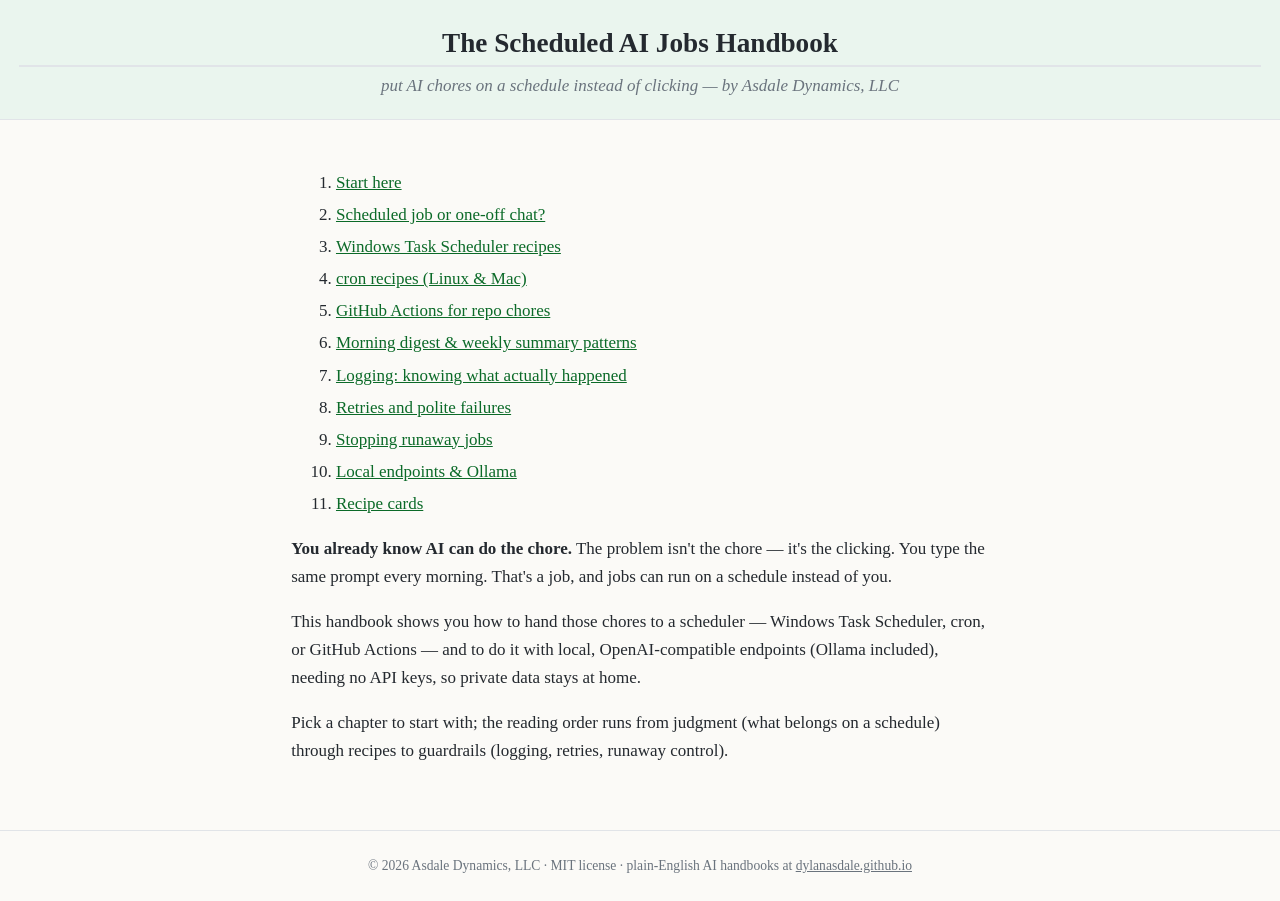
<file: site/index.html>
<!DOCTYPE html>
<html lang="en">
<head>
<meta charset="utf-8">
<meta name="viewport" content="width=device-width, initial-scale=1">
<title>The Scheduled AI Jobs Handbook — Scheduled AI Jobs Handbook</title>
<link rel="stylesheet" href="styles.css">
</head>
<body>
<header class="masthead">
  <h1>The Scheduled AI Jobs Handbook</h1>
  <p>put AI chores on a schedule instead of clicking — by Asdale Dynamics, LLC</p>
</header>
<main>
<nav class="chapter-nav"><ol class="toc"><li><a href="00-start-here.html">Start here</a></li><li><a href="01-scheduled-job-or-one-off-chat.html">Scheduled job or one-off chat?</a></li><li><a href="02-windows-task-scheduler-recipes.html">Windows Task Scheduler recipes</a></li><li><a href="03-cron-recipes.html">cron recipes (Linux &amp; Mac)</a></li><li><a href="04-github-actions-chore-crew.html">GitHub Actions for repo chores</a></li><li><a href="05-digest-patterns.html">Morning digest &amp; weekly summary patterns</a></li><li><a href="06-logging.html">Logging: knowing what actually happened</a></li><li><a href="07-retries-and-polite-failures.html">Retries and polite failures</a></li><li><a href="08-stopping-runaway-jobs.html">Stopping runaway jobs</a></li><li><a href="09-local-endpoints.html">Local endpoints &amp; Ollama</a></li><li><a href="10-recipe-cards.html">Recipe cards</a></li></ol></nav>

<p><strong>You already know AI can do the chore.</strong> The problem
isn't the chore &mdash; it's the clicking. You type the same prompt every
morning. That's a job, and jobs can run on a schedule instead of you.</p>
<p>This handbook shows you how to hand those chores to a scheduler &mdash;
Windows Task Scheduler, cron, or GitHub Actions &mdash; and to do it with
local, OpenAI-compatible endpoints (Ollama included), needing no API keys,
so private data stays at home.</p>
<p>Pick a chapter to start with; the reading order runs from judgment
(what belongs on a schedule) through recipes to guardrails (logging,
retries, runaway control).</p>

</main>
<footer>
  &copy; 2026 Asdale Dynamics, LLC · MIT license ·
  plain-English AI handbooks at
  <a href="https://dylanasdale.github.io">dylanasdale.github.io</a>
</footer>
</body>
</html>
</file>
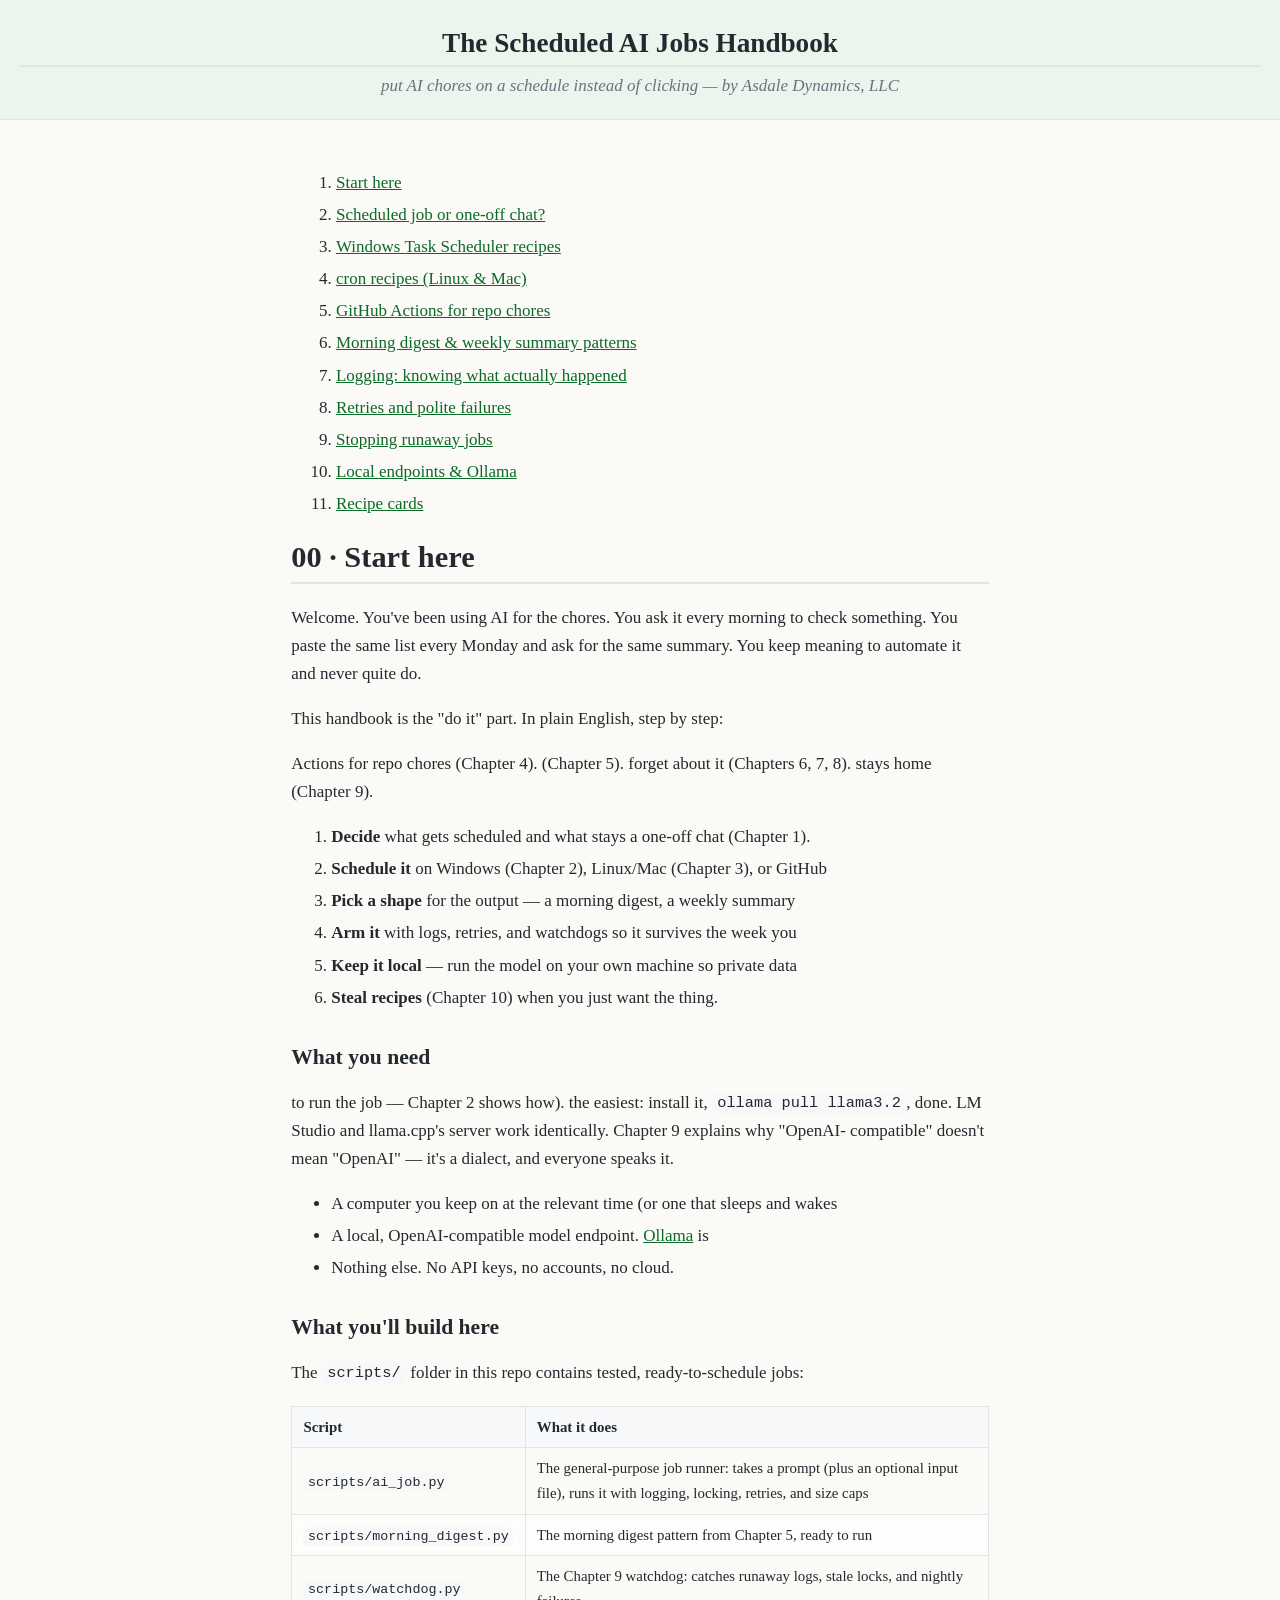
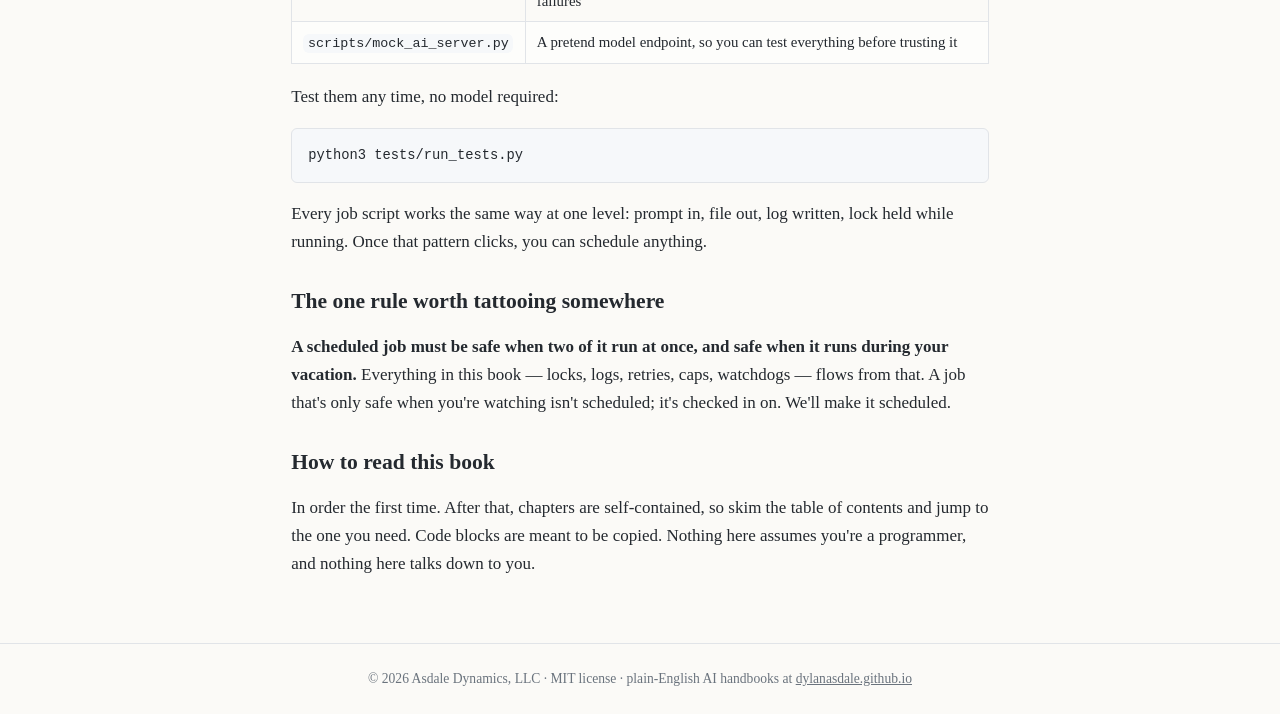
<file: site/00-start-here.html>
<!DOCTYPE html>
<html lang="en">
<head>
<meta charset="utf-8">
<meta name="viewport" content="width=device-width, initial-scale=1">
<title>Start here — Scheduled AI Jobs Handbook</title>
<link rel="stylesheet" href="styles.css">
</head>
<body>
<header class="masthead">
  <h1>The Scheduled AI Jobs Handbook</h1>
  <p>put AI chores on a schedule instead of clicking — by Asdale Dynamics, LLC</p>
</header>
<main>
<nav class="chapter-nav"><ol class="toc"><li><a href="00-start-here.html">Start here</a></li><li><a href="01-scheduled-job-or-one-off-chat.html">Scheduled job or one-off chat?</a></li><li><a href="02-windows-task-scheduler-recipes.html">Windows Task Scheduler recipes</a></li><li><a href="03-cron-recipes.html">cron recipes (Linux &amp; Mac)</a></li><li><a href="04-github-actions-chore-crew.html">GitHub Actions for repo chores</a></li><li><a href="05-digest-patterns.html">Morning digest &amp; weekly summary patterns</a></li><li><a href="06-logging.html">Logging: knowing what actually happened</a></li><li><a href="07-retries-and-polite-failures.html">Retries and polite failures</a></li><li><a href="08-stopping-runaway-jobs.html">Stopping runaway jobs</a></li><li><a href="09-local-endpoints.html">Local endpoints &amp; Ollama</a></li><li><a href="10-recipe-cards.html">Recipe cards</a></li></ol></nav>
<h1 id='00-start-here'>00 · Start here</h1>
<p>Welcome. You've been using AI for the chores. You ask it every morning to check something. You paste the same list every Monday and ask for the same summary. You keep meaning to automate it and never quite do.</p>
<p>This handbook is the "do it" part. In plain English, step by step:</p>
<p>Actions for repo chores (Chapter 4). (Chapter 5). forget about it (Chapters 6, 7, 8). stays home (Chapter 9).</p>
<ol><li><strong>Decide</strong> what gets scheduled and what stays a one-off chat (Chapter 1).</li><li><strong>Schedule it</strong> on Windows (Chapter 2), Linux/Mac (Chapter 3), or GitHub</li><li><strong>Pick a shape</strong> for the output — a morning digest, a weekly summary</li><li><strong>Arm it</strong> with logs, retries, and watchdogs so it survives the week you</li><li><strong>Keep it local</strong> — run the model on your own machine so private data</li><li><strong>Steal recipes</strong> (Chapter 10) when you just want the thing.</li></ol>
<h2 id='what-you-need'>What you need</h2>
<p>to run the job — Chapter 2 shows how). the easiest: install it, <code>ollama pull llama3.2</code>, done. LM Studio and llama.cpp's server work identically. Chapter 9 explains why "OpenAI- compatible" doesn't mean "OpenAI" — it's a dialect, and everyone speaks it.</p>
<ul><li>A computer you keep on at the relevant time (or one that sleeps and wakes</li><li>A local, OpenAI-compatible model endpoint. <a href="https://ollama.com">Ollama</a> is</li><li>Nothing else. No API keys, no accounts, no cloud.</li></ul>
<h2 id='what-youll-build-here'>What you'll build here</h2>
<p>The <code>scripts/</code> folder in this repo contains tested, ready-to-schedule jobs:</p>
<table><thead><tr><th>Script</th><th>What it does</th></tr></thead><tbody><tr><td><code>scripts/ai_job.py</code></td><td>The general-purpose job runner: takes a prompt (plus an optional input file), runs it with logging, locking, retries, and size caps</td></tr><tr><td><code>scripts/morning_digest.py</code></td><td>The morning digest pattern from Chapter 5, ready to run</td></tr><tr><td><code>scripts/watchdog.py</code></td><td>The Chapter 9 watchdog: catches runaway logs, stale locks, and nightly failures</td></tr><tr><td><code>scripts/mock_ai_server.py</code></td><td>A pretend model endpoint, so you can test everything before trusting it</td></tr></tbody></table>
<p>Test them any time, no model required:</p>
<pre><code data-lang="bash">python3 tests/run_tests.py</code></pre>
<p>Every job script works the same way at one level: prompt in, file out, log written, lock held while running. Once that pattern clicks, you can schedule anything.</p>
<h2 id='the-one-rule-worth-tattooing-somewhere'>The one rule worth tattooing somewhere</h2>
<p><strong>A scheduled job must be safe when two of it run at once, and safe when it runs during your vacation.</strong> Everything in this book — locks, logs, retries, caps, watchdogs — flows from that. A job that's only safe when you're watching isn't scheduled; it's checked in on. We'll make it scheduled.</p>
<h2 id='how-to-read-this-book'>How to read this book</h2>
<p>In order the first time. After that, chapters are self-contained, so skim the table of contents and jump to the one you need. Code blocks are meant to be copied. Nothing here assumes you're a programmer, and nothing here talks down to you.</p>
</main>
<footer>
  &copy; 2026 Asdale Dynamics, LLC · MIT license ·
  plain-English AI handbooks at
  <a href="https://dylanasdale.github.io">dylanasdale.github.io</a>
</footer>
</body>
</html>
</file>
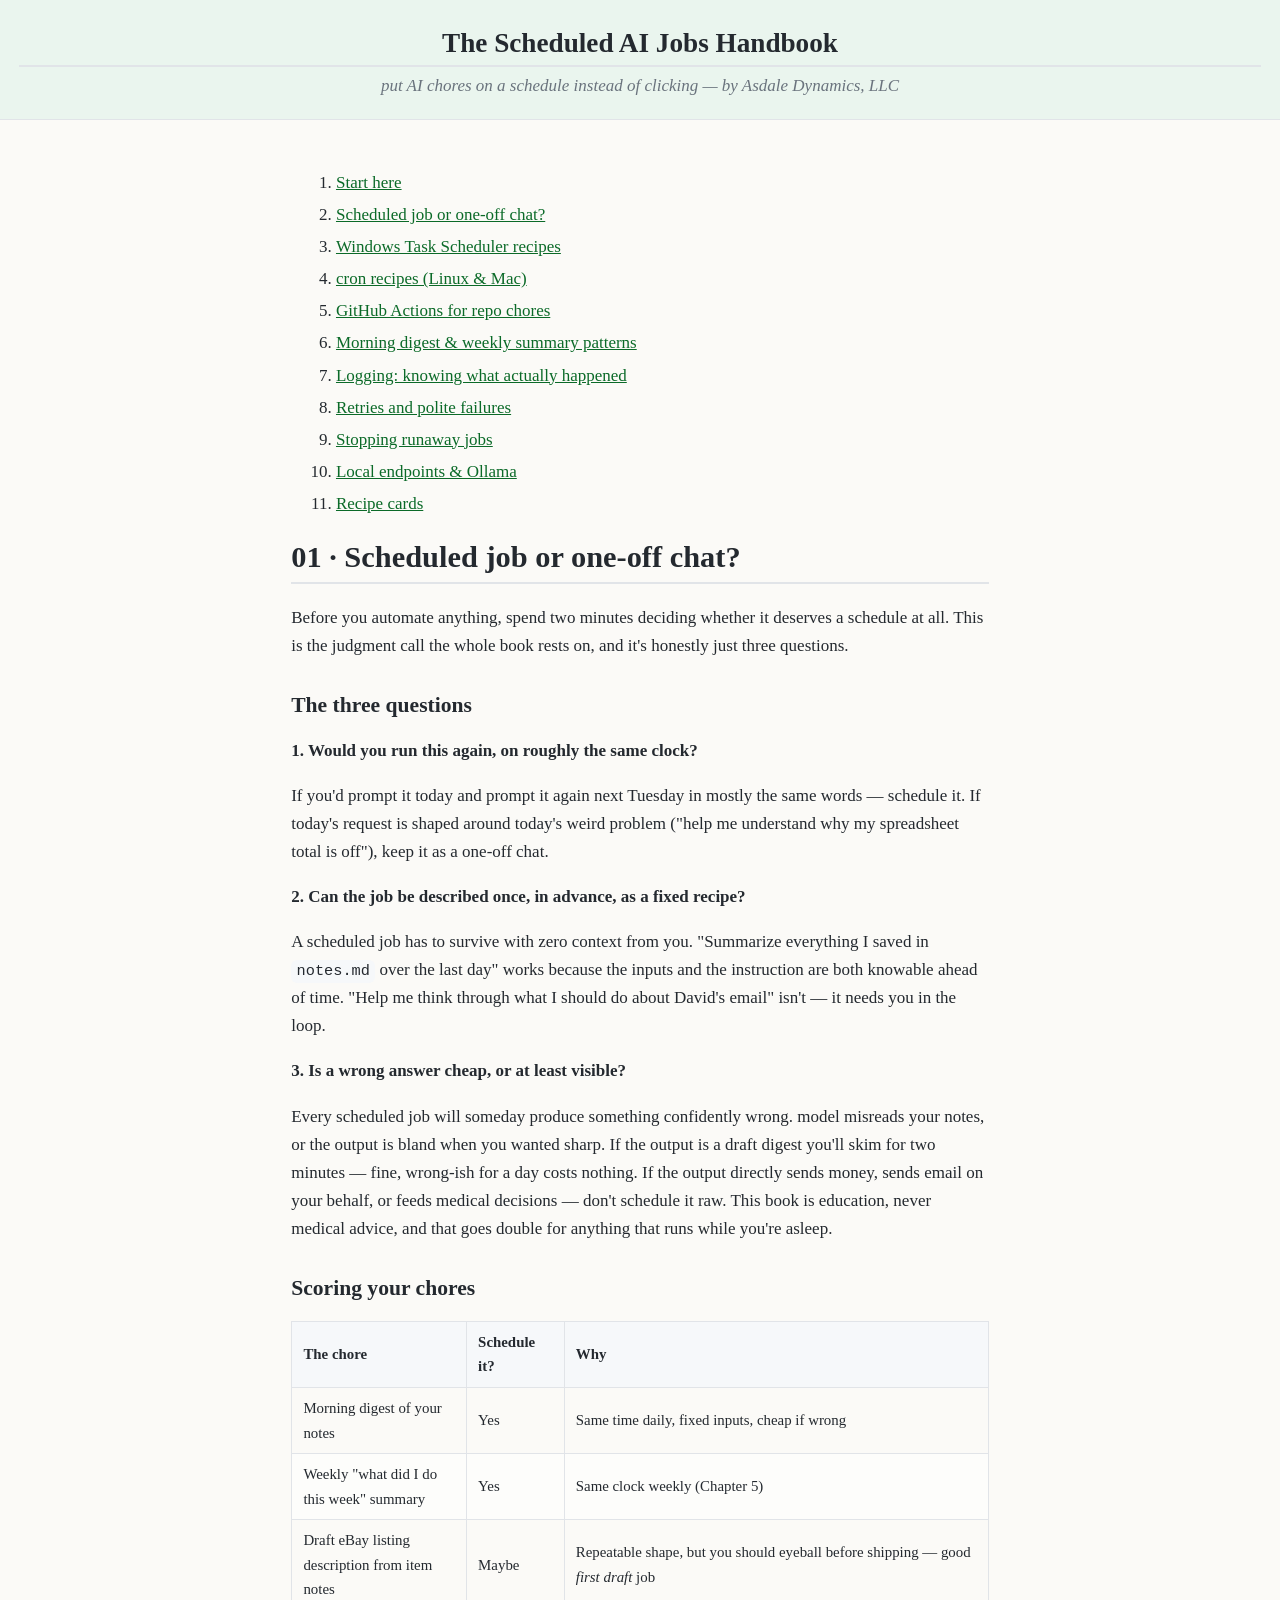
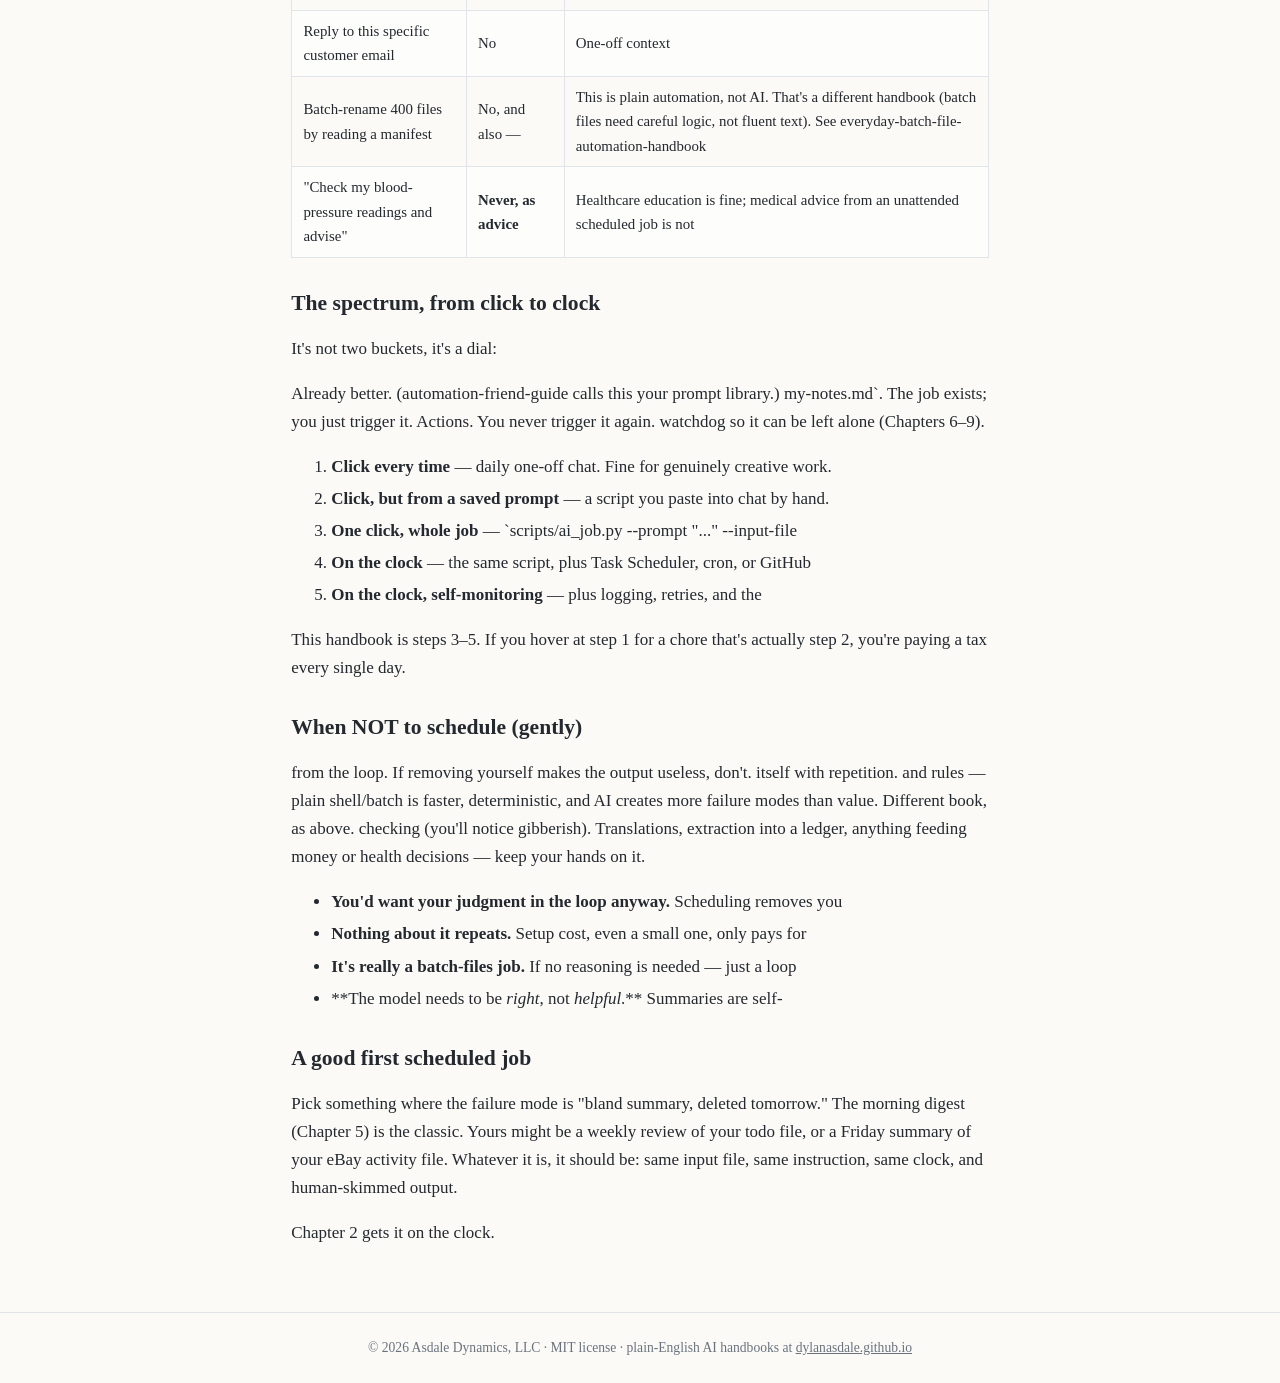
<file: site/01-scheduled-job-or-one-off-chat.html>
<!DOCTYPE html>
<html lang="en">
<head>
<meta charset="utf-8">
<meta name="viewport" content="width=device-width, initial-scale=1">
<title>Scheduled job or one-off chat? — Scheduled AI Jobs Handbook</title>
<link rel="stylesheet" href="styles.css">
</head>
<body>
<header class="masthead">
  <h1>The Scheduled AI Jobs Handbook</h1>
  <p>put AI chores on a schedule instead of clicking — by Asdale Dynamics, LLC</p>
</header>
<main>
<nav class="chapter-nav"><ol class="toc"><li><a href="00-start-here.html">Start here</a></li><li><a href="01-scheduled-job-or-one-off-chat.html">Scheduled job or one-off chat?</a></li><li><a href="02-windows-task-scheduler-recipes.html">Windows Task Scheduler recipes</a></li><li><a href="03-cron-recipes.html">cron recipes (Linux &amp; Mac)</a></li><li><a href="04-github-actions-chore-crew.html">GitHub Actions for repo chores</a></li><li><a href="05-digest-patterns.html">Morning digest &amp; weekly summary patterns</a></li><li><a href="06-logging.html">Logging: knowing what actually happened</a></li><li><a href="07-retries-and-polite-failures.html">Retries and polite failures</a></li><li><a href="08-stopping-runaway-jobs.html">Stopping runaway jobs</a></li><li><a href="09-local-endpoints.html">Local endpoints &amp; Ollama</a></li><li><a href="10-recipe-cards.html">Recipe cards</a></li></ol></nav>
<h1 id='01-scheduled-job-or-oneoff-chat'>01 · Scheduled job or one-off chat?</h1>
<p>Before you automate anything, spend two minutes deciding whether it deserves a schedule at all. This is the judgment call the whole book rests on, and it's honestly just three questions.</p>
<h2 id='the-three-questions'>The three questions</h2>
<p><strong>1. Would you run this again, on roughly the same clock?</strong></p>
<p>If you'd prompt it today and prompt it again next Tuesday in mostly the same words — schedule it. If today's request is shaped around today's weird problem ("help me understand why my spreadsheet total is off"), keep it as a one-off chat.</p>
<p><strong>2. Can the job be described once, in advance, as a fixed recipe?</strong></p>
<p>A scheduled job has to survive with zero context from you. "Summarize everything I saved in <code>notes.md</code> over the last day" works because the inputs and the instruction are both knowable ahead of time. "Help me think through what I should do about David's email" isn't — it needs you in the loop.</p>
<p><strong>3. Is a wrong answer cheap, or at least visible?</strong></p>
<p>Every scheduled job will someday produce something confidently wrong. model misreads your notes, or the output is bland when you wanted sharp. If the output is a draft digest you'll skim for two minutes — fine, wrong-ish for a day costs nothing. If the output directly sends money, sends email on your behalf, or feeds medical decisions — don't schedule it raw. This book is education, never medical advice, and that goes double for anything that runs while you're asleep.</p>
<h2 id='scoring-your-chores'>Scoring your chores</h2>
<table><thead><tr><th>The chore</th><th>Schedule it?</th><th>Why</th></tr></thead><tbody><tr><td>Morning digest of your notes</td><td>Yes</td><td>Same time daily, fixed inputs, cheap if wrong</td></tr><tr><td>Weekly "what did I do this week" summary</td><td>Yes</td><td>Same clock weekly (Chapter 5)</td></tr><tr><td>Draft eBay listing description from item notes</td><td>Maybe</td><td>Repeatable shape, but you should eyeball before shipping — good <em>first draft</em> job</td></tr><tr><td>Reply to this specific customer email</td><td>No</td><td>One-off context</td></tr><tr><td>Batch-rename 400 files by reading a manifest</td><td>No, and also —</td><td>This is plain automation, not AI. That's a different handbook (batch files need careful logic, not fluent text). See everyday-batch-file-automation-handbook</td></tr><tr><td>"Check my blood-pressure readings and advise"</td><td><strong>Never, as advice</strong></td><td>Healthcare education is fine; medical advice from an unattended scheduled job is not</td></tr></tbody></table>
<h2 id='the-spectrum-from-click-to-clock'>The spectrum, from click to clock</h2>
<p>It's not two buckets, it's a dial:</p>
<p>Already better. (automation-friend-guide calls this your prompt library.) my-notes.md`. The job exists; you just trigger it. Actions. You never trigger it again. watchdog so it can be left alone (Chapters 6–9).</p>
<ol><li><strong>Click every time</strong> — daily one-off chat. Fine for genuinely creative work.</li><li><strong>Click, but from a saved prompt</strong> — a script you paste into chat by hand.</li><li><strong>One click, whole job</strong> — `scripts/ai_job.py --prompt "..." --input-file</li><li><strong>On the clock</strong> — the same script, plus Task Scheduler, cron, or GitHub</li><li><strong>On the clock, self-monitoring</strong> — plus logging, retries, and the</li></ol>
<p>This handbook is steps 3–5. If you hover at step 1 for a chore that's actually step 2, you're paying a tax every single day.</p>
<h2 id='when-not-to-schedule-gently'>When NOT to schedule (gently)</h2>
<p>from the loop. If removing yourself makes the output useless, don't. itself with repetition. and rules — plain shell/batch is faster, deterministic, and AI creates more failure modes than value. Different book, as above. checking (you'll notice gibberish). Translations, extraction into a ledger, anything feeding money or health decisions — keep your hands on it.</p>
<ul><li><strong>You'd want your judgment in the loop anyway.</strong> Scheduling removes you</li><li><strong>Nothing about it repeats.</strong> Setup cost, even a small one, only pays for</li><li><strong>It's really a batch-files job.</strong> If no reasoning is needed — just a loop</li><li>**The model needs to be <em>right</em>, not <em>helpful</em>.** Summaries are self-</li></ul>
<h2 id='a-good-first-scheduled-job'>A good first scheduled job</h2>
<p>Pick something where the failure mode is "bland summary, deleted tomorrow." The morning digest (Chapter 5) is the classic. Yours might be a weekly review of your todo file, or a Friday summary of your eBay activity file. Whatever it is, it should be: same input file, same instruction, same clock, and human-skimmed output.</p>
<p>Chapter 2 gets it on the clock.</p>
</main>
<footer>
  &copy; 2026 Asdale Dynamics, LLC · MIT license ·
  plain-English AI handbooks at
  <a href="https://dylanasdale.github.io">dylanasdale.github.io</a>
</footer>
</body>
</html>
</file>
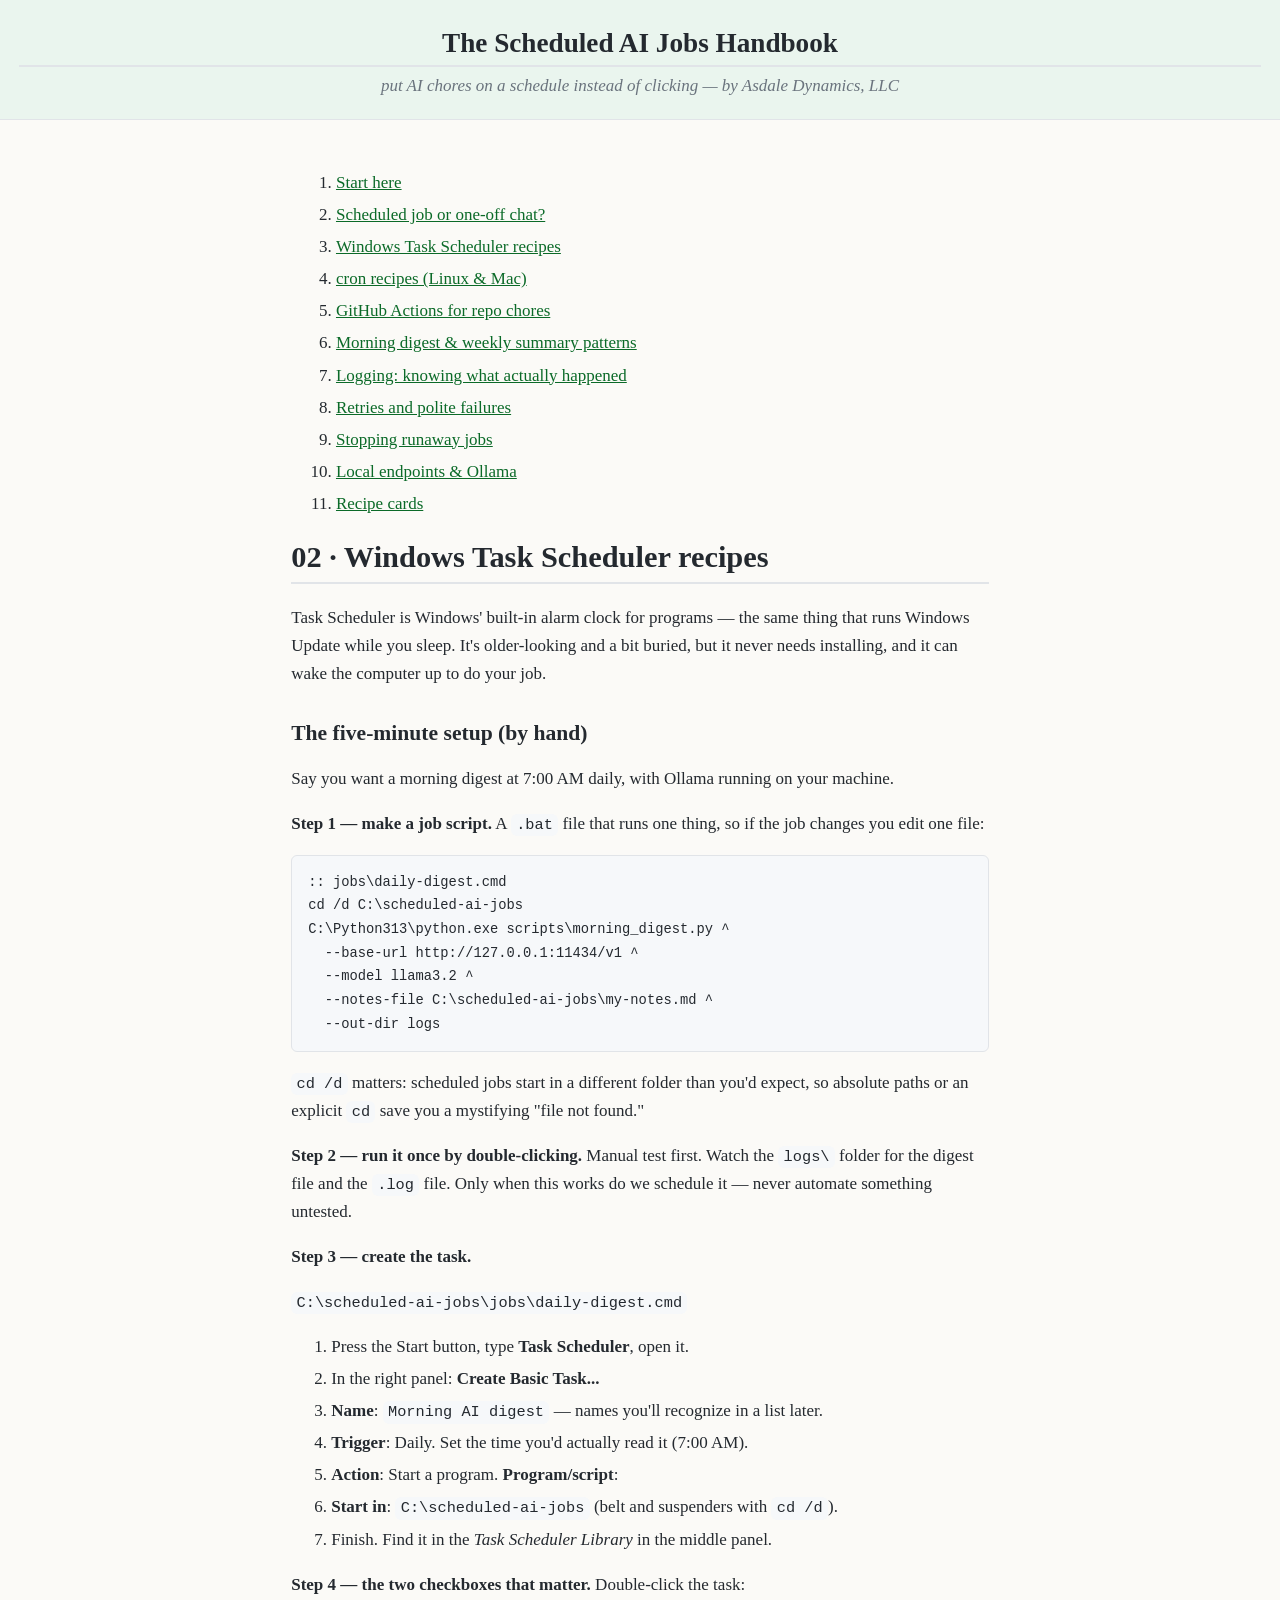
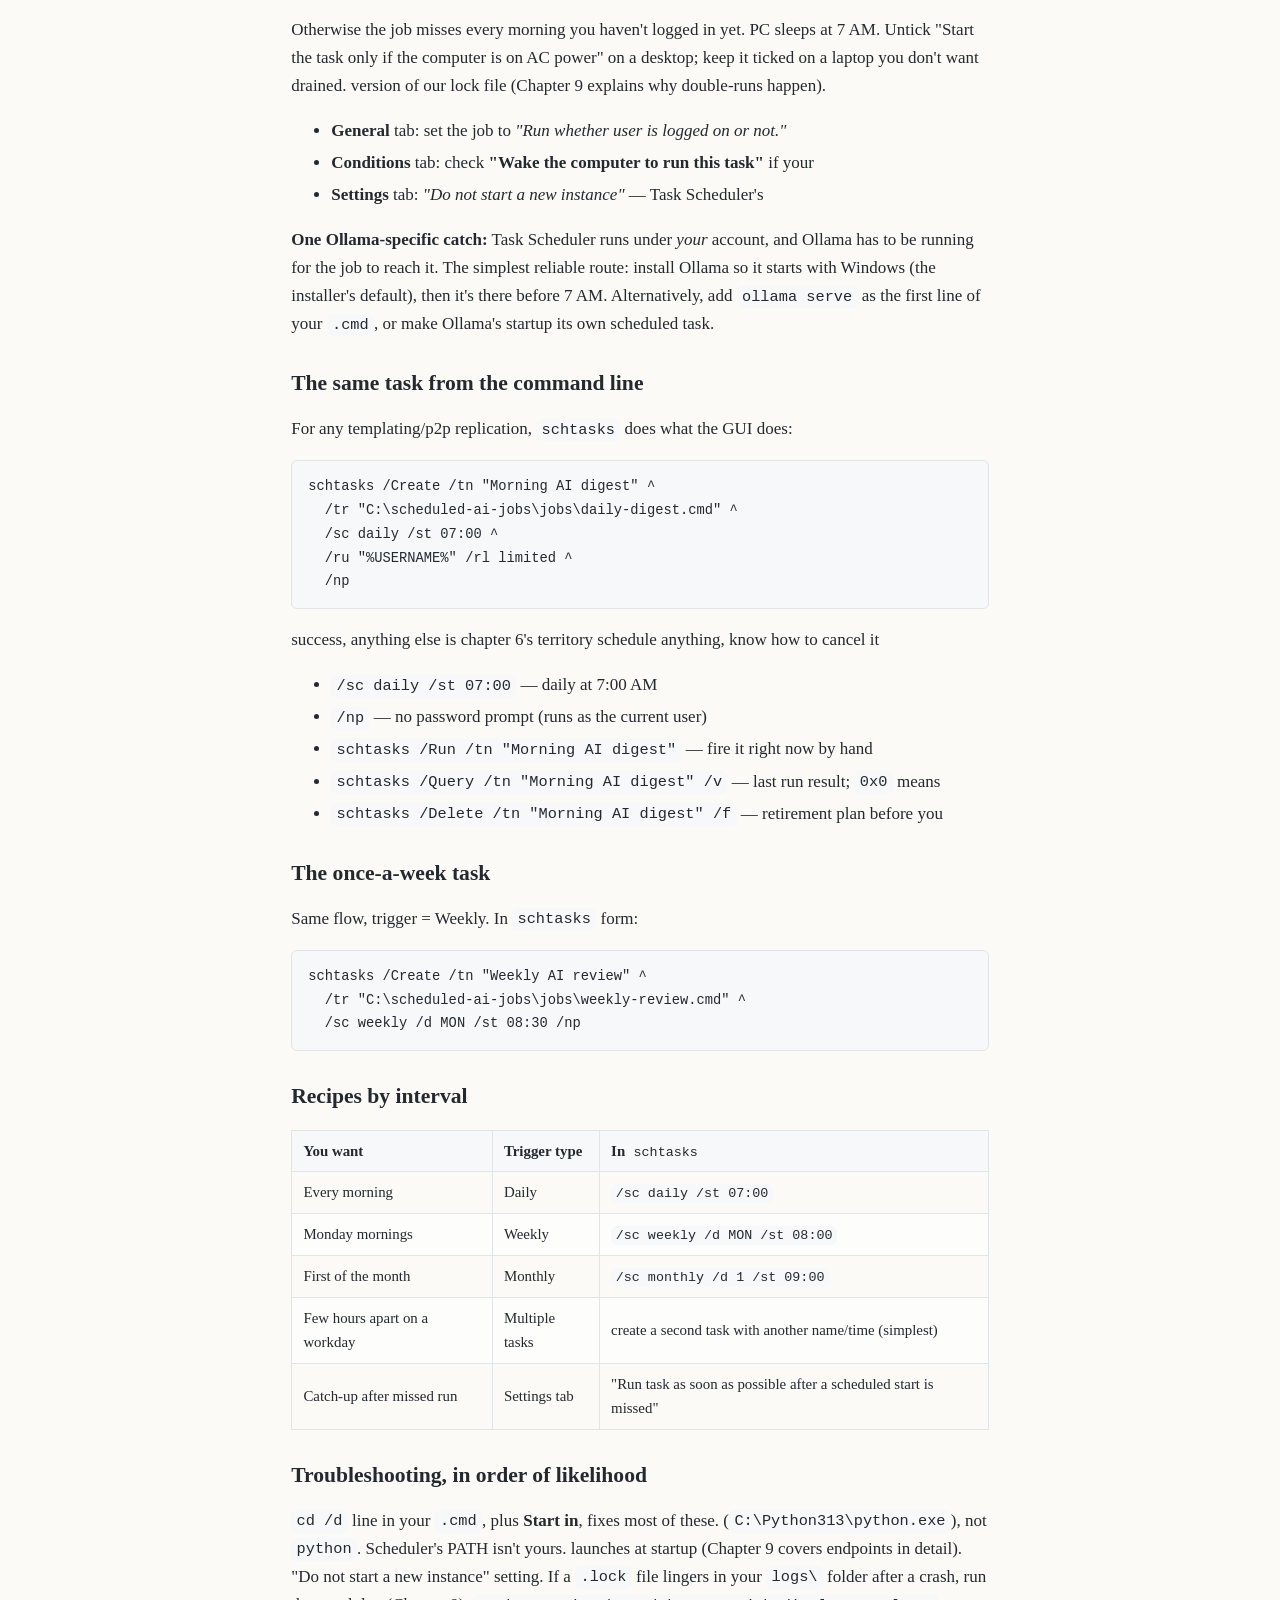
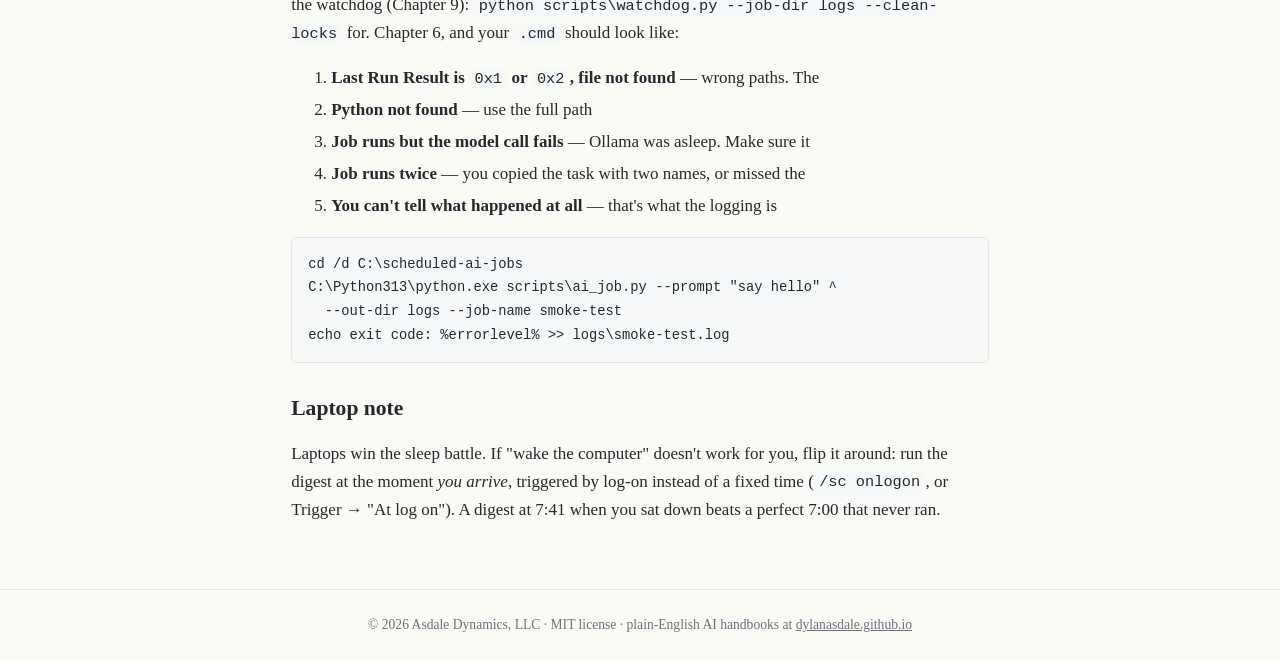
<file: site/02-windows-task-scheduler-recipes.html>
<!DOCTYPE html>
<html lang="en">
<head>
<meta charset="utf-8">
<meta name="viewport" content="width=device-width, initial-scale=1">
<title>Windows Task Scheduler recipes — Scheduled AI Jobs Handbook</title>
<link rel="stylesheet" href="styles.css">
</head>
<body>
<header class="masthead">
  <h1>The Scheduled AI Jobs Handbook</h1>
  <p>put AI chores on a schedule instead of clicking — by Asdale Dynamics, LLC</p>
</header>
<main>
<nav class="chapter-nav"><ol class="toc"><li><a href="00-start-here.html">Start here</a></li><li><a href="01-scheduled-job-or-one-off-chat.html">Scheduled job or one-off chat?</a></li><li><a href="02-windows-task-scheduler-recipes.html">Windows Task Scheduler recipes</a></li><li><a href="03-cron-recipes.html">cron recipes (Linux &amp; Mac)</a></li><li><a href="04-github-actions-chore-crew.html">GitHub Actions for repo chores</a></li><li><a href="05-digest-patterns.html">Morning digest &amp; weekly summary patterns</a></li><li><a href="06-logging.html">Logging: knowing what actually happened</a></li><li><a href="07-retries-and-polite-failures.html">Retries and polite failures</a></li><li><a href="08-stopping-runaway-jobs.html">Stopping runaway jobs</a></li><li><a href="09-local-endpoints.html">Local endpoints &amp; Ollama</a></li><li><a href="10-recipe-cards.html">Recipe cards</a></li></ol></nav>
<h1 id='02-windows-task-scheduler-recipes'>02 · Windows Task Scheduler recipes</h1>
<p>Task Scheduler is Windows' built-in alarm clock for programs — the same thing that runs Windows Update while you sleep. It's older-looking and a bit buried, but it never needs installing, and it can wake the computer up to do your job.</p>
<h2 id='the-fiveminute-setup-by-hand'>The five-minute setup (by hand)</h2>
<p>Say you want a morning digest at 7:00 AM daily, with Ollama running on your machine.</p>
<p><strong>Step 1 — make a job script.</strong> A <code>.bat</code> file that runs one thing, so if the job changes you edit one file:</p>
<pre><code data-lang="bat">:: jobs\daily-digest.cmd
cd /d C:\scheduled-ai-jobs
C:\Python313\python.exe scripts\morning_digest.py ^
  --base-url http://127.0.0.1:11434/v1 ^
  --model llama3.2 ^
  --notes-file C:\scheduled-ai-jobs\my-notes.md ^
  --out-dir logs</code></pre>
<p><code>cd /d</code> matters: scheduled jobs start in a different folder than you'd expect, so absolute paths or an explicit <code>cd</code> save you a mystifying "file not found."</p>
<p><strong>Step 2 — run it once by double-clicking.</strong> Manual test first. Watch the <code>logs\</code> folder for the digest file and the <code>.log</code> file. Only when this works do we schedule it — never automate something untested.</p>
<p><strong>Step 3 — create the task.</strong></p>
<p><code>C:\scheduled-ai-jobs\jobs\daily-digest.cmd</code></p>
<ol><li>Press the Start button, type <strong>Task Scheduler</strong>, open it.</li><li>In the right panel: <strong>Create Basic Task...</strong></li><li><strong>Name</strong>: <code>Morning AI digest</code> — names you'll recognize in a list later.</li><li><strong>Trigger</strong>: Daily. Set the time you'd actually read it (7:00 AM).</li><li><strong>Action</strong>: Start a program. <strong>Program/script</strong>:</li><li><strong>Start in</strong>: <code>C:\scheduled-ai-jobs</code> (belt and suspenders with <code>cd /d</code>).</li><li>Finish. Find it in the <em>Task Scheduler Library</em> in the middle panel.</li></ol>
<p><strong>Step 4 — the two checkboxes that matter.</strong> Double-click the task:</p>
<p>Otherwise the job misses every morning you haven't logged in yet. PC sleeps at 7 AM. Untick "Start the task only if the computer is on AC power" on a desktop; keep it ticked on a laptop you don't want drained. version of our lock file (Chapter 9 explains why double-runs happen).</p>
<ul><li><strong>General</strong> tab: set the job to <em>"Run whether user is logged on or not."</em></li><li><strong>Conditions</strong> tab: check <strong>"Wake the computer to run this task"</strong> if your</li><li><strong>Settings</strong> tab: <em>"Do not start a new instance"</em> — Task Scheduler's</li></ul>
<p><strong>One Ollama-specific catch:</strong> Task Scheduler runs under <em>your</em> account, and Ollama has to be running for the job to reach it. The simplest reliable route: install Ollama so it starts with Windows (the installer's default), then it's there before 7 AM. Alternatively, add <code>ollama serve</code> as the first line of your <code>.cmd</code>, or make Ollama's startup its own scheduled task.</p>
<h2 id='the-same-task-from-the-command-line'>The same task from the command line</h2>
<p>For any templating/p2p replication, <code>schtasks</code> does what the GUI does:</p>
<pre><code data-lang="bat">schtasks /Create /tn "Morning AI digest" ^
  /tr "C:\scheduled-ai-jobs\jobs\daily-digest.cmd" ^
  /sc daily /st 07:00 ^
  /ru "%USERNAME%" /rl limited ^
  /np</code></pre>
<p>success, anything else is chapter 6's territory schedule anything, know how to cancel it</p>
<ul><li><code>/sc daily /st 07:00</code> — daily at 7:00 AM</li><li><code>/np</code> — no password prompt (runs as the current user)</li><li><code>schtasks /Run /tn "Morning AI digest"</code> — fire it right now by hand</li><li><code>schtasks /Query /tn "Morning AI digest" /v</code> — last run result; <code>0x0</code> means</li><li><code>schtasks /Delete /tn "Morning AI digest" /f</code> — retirement plan before you</li></ul>
<h2 id='the-onceaweek-task'>The once-a-week task</h2>
<p>Same flow, trigger = Weekly. In <code>schtasks</code> form:</p>
<pre><code data-lang="bat">schtasks /Create /tn "Weekly AI review" ^
  /tr "C:\scheduled-ai-jobs\jobs\weekly-review.cmd" ^
  /sc weekly /d MON /st 08:30 /np</code></pre>
<h2 id='recipes-by-interval'>Recipes by interval</h2>
<table><thead><tr><th>You want</th><th>Trigger type</th><th>In <code>schtasks</code></th></tr></thead><tbody><tr><td>Every morning</td><td>Daily</td><td><code>/sc daily /st 07:00</code></td></tr><tr><td>Monday mornings</td><td>Weekly</td><td><code>/sc weekly /d MON /st 08:00</code></td></tr><tr><td>First of the month</td><td>Monthly</td><td><code>/sc monthly /d 1 /st 09:00</code></td></tr><tr><td>Few hours apart on a workday</td><td>Multiple tasks</td><td>create a second task with another name/time (simplest)</td></tr><tr><td>Catch-up after missed run</td><td>Settings tab</td><td>"Run task as soon as possible after a scheduled start is missed"</td></tr></tbody></table>
<h2 id='troubleshooting-in-order-of-likelihood'>Troubleshooting, in order of likelihood</h2>
<p><code>cd /d</code> line in your <code>.cmd</code>, plus <strong>Start in</strong>, fixes most of these. (<code>C:\Python313\python.exe</code>), not <code>python</code>. Scheduler's PATH isn't yours. launches at startup (Chapter 9 covers endpoints in detail). "Do not start a new instance" setting. If a <code>.lock</code> file lingers in your <code>logs\</code> folder after a crash, run the watchdog (Chapter 9): <code>python scripts\watchdog.py --job-dir logs --clean-locks</code> for. Chapter 6, and your <code>.cmd</code> should look like:</p>
<ol><li><strong>Last Run Result is <code>0x1</code> or <code>0x2</code>, file not found</strong> — wrong paths. The</li><li><strong>Python not found</strong> — use the full path</li><li><strong>Job runs but the model call fails</strong> — Ollama was asleep. Make sure it</li><li><strong>Job runs twice</strong> — you copied the task with two names, or missed the</li><li><strong>You can't tell what happened at all</strong> — that's what the logging is</li></ol>
<pre><code data-lang="bat">cd /d C:\scheduled-ai-jobs
C:\Python313\python.exe scripts\ai_job.py --prompt "say hello" ^
  --out-dir logs --job-name smoke-test
echo exit code: %errorlevel% &gt;&gt; logs\smoke-test.log</code></pre>
<h2 id='laptop-note'>Laptop note</h2>
<p>Laptops win the sleep battle. If "wake the computer" doesn't work for you, flip it around: run the digest at the moment <em>you arrive</em>, triggered by log-on instead of a fixed time (<code>/sc onlogon</code>, or Trigger → "At log on"). A digest at 7:41 when you sat down beats a perfect 7:00 that never ran.</p>
</main>
<footer>
  &copy; 2026 Asdale Dynamics, LLC · MIT license ·
  plain-English AI handbooks at
  <a href="https://dylanasdale.github.io">dylanasdale.github.io</a>
</footer>
</body>
</html>
</file>
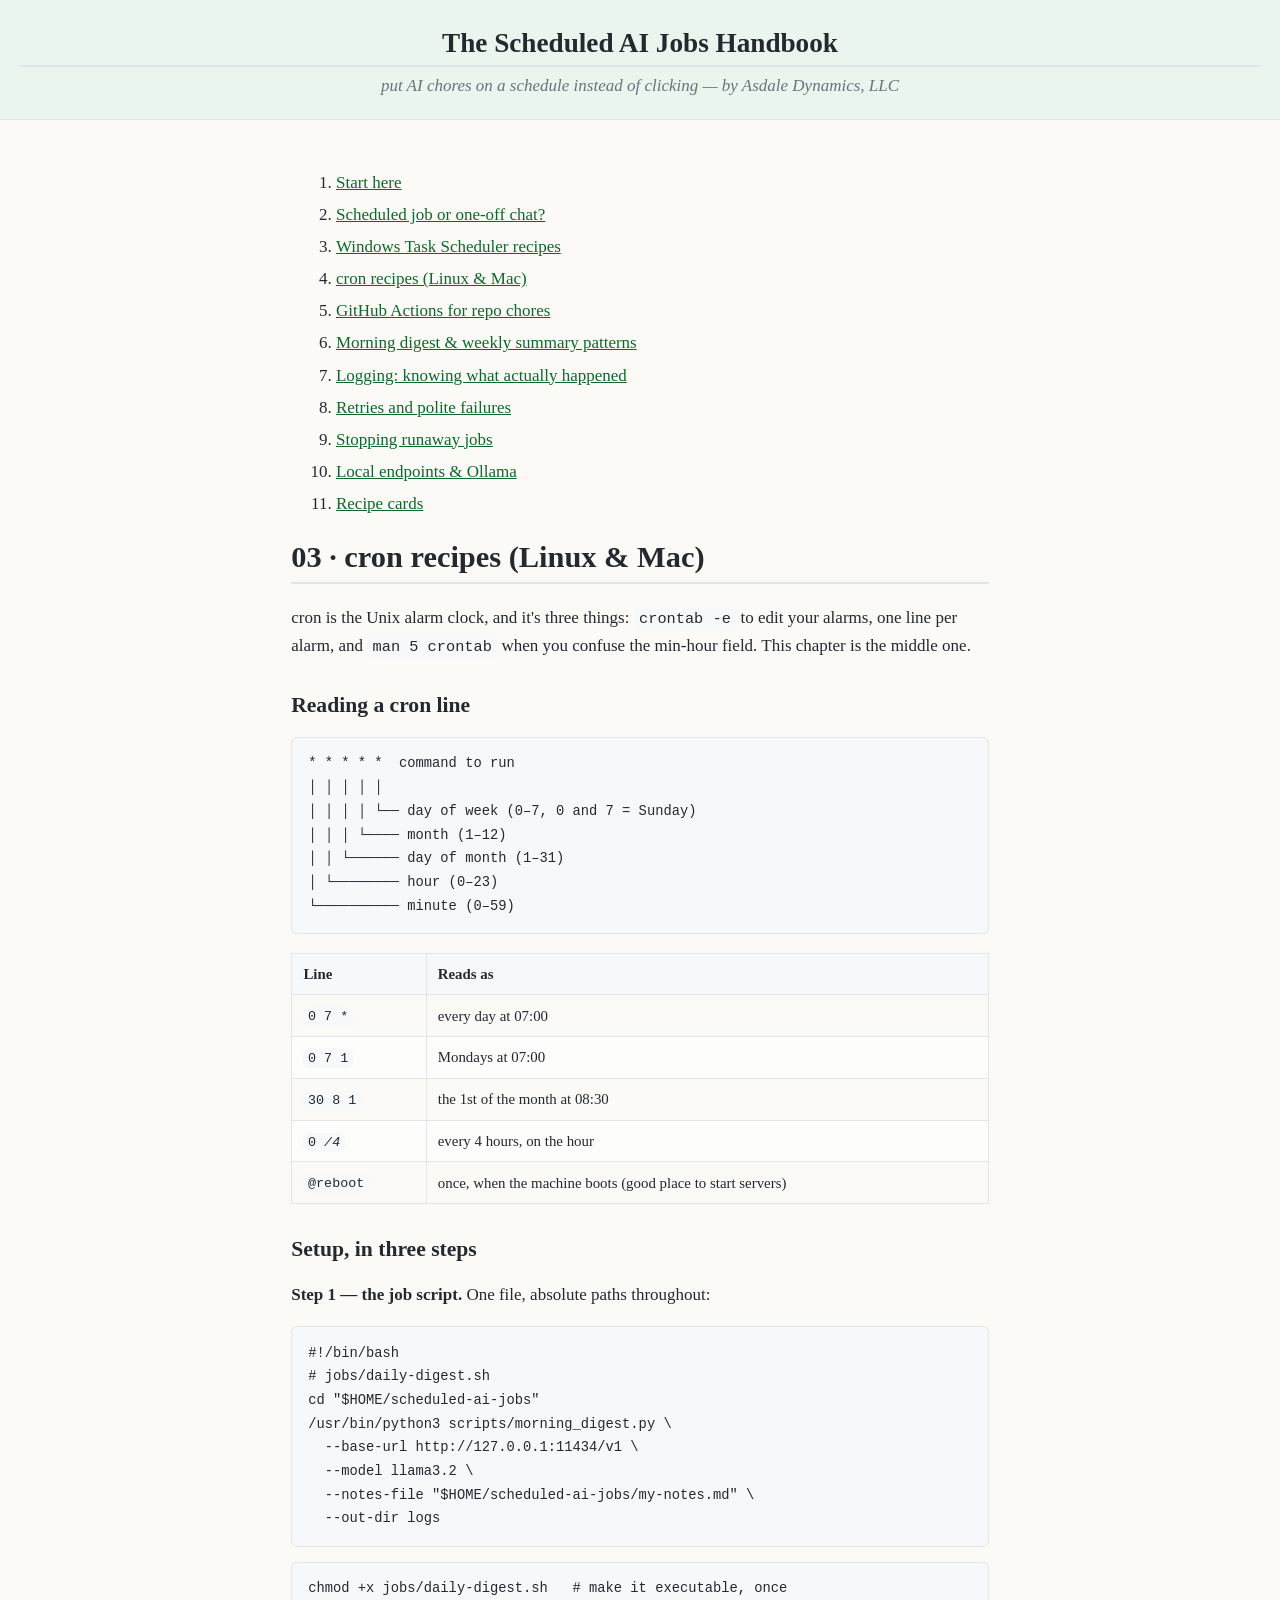
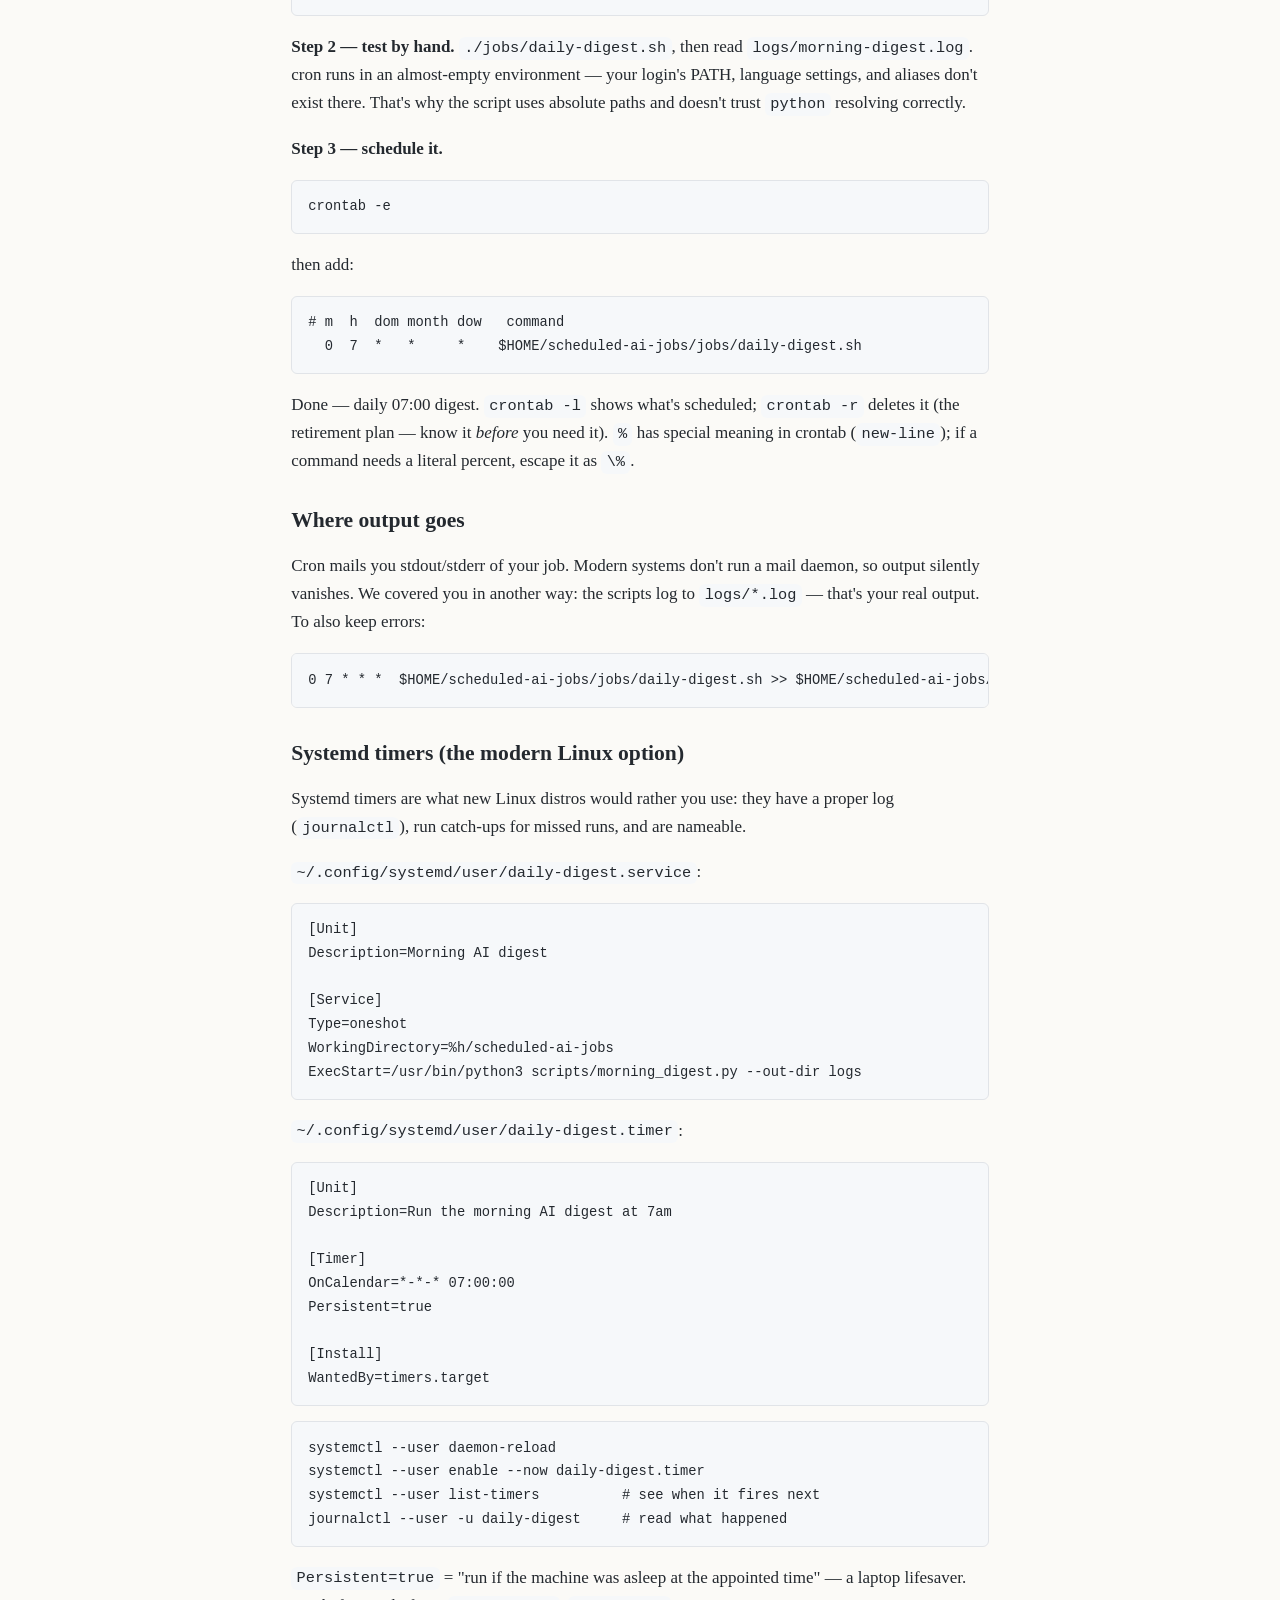
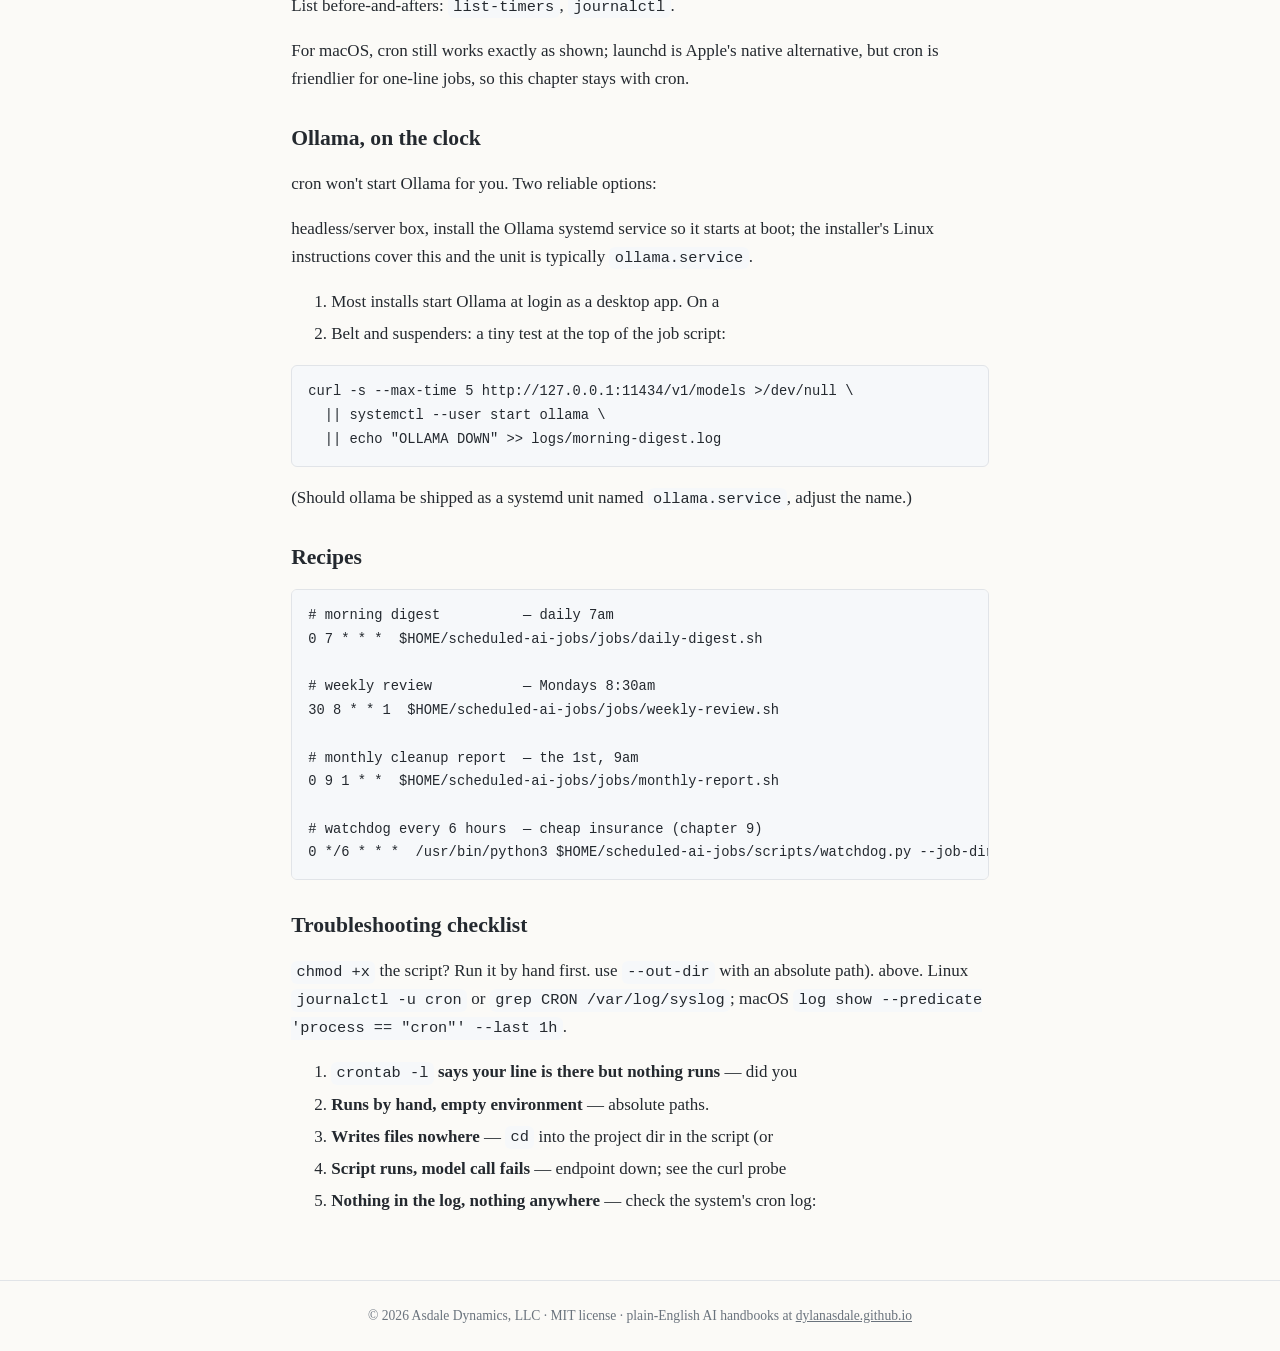
<file: site/03-cron-recipes.html>
<!DOCTYPE html>
<html lang="en">
<head>
<meta charset="utf-8">
<meta name="viewport" content="width=device-width, initial-scale=1">
<title>cron recipes (Linux &amp; Mac) — Scheduled AI Jobs Handbook</title>
<link rel="stylesheet" href="styles.css">
</head>
<body>
<header class="masthead">
  <h1>The Scheduled AI Jobs Handbook</h1>
  <p>put AI chores on a schedule instead of clicking — by Asdale Dynamics, LLC</p>
</header>
<main>
<nav class="chapter-nav"><ol class="toc"><li><a href="00-start-here.html">Start here</a></li><li><a href="01-scheduled-job-or-one-off-chat.html">Scheduled job or one-off chat?</a></li><li><a href="02-windows-task-scheduler-recipes.html">Windows Task Scheduler recipes</a></li><li><a href="03-cron-recipes.html">cron recipes (Linux &amp; Mac)</a></li><li><a href="04-github-actions-chore-crew.html">GitHub Actions for repo chores</a></li><li><a href="05-digest-patterns.html">Morning digest &amp; weekly summary patterns</a></li><li><a href="06-logging.html">Logging: knowing what actually happened</a></li><li><a href="07-retries-and-polite-failures.html">Retries and polite failures</a></li><li><a href="08-stopping-runaway-jobs.html">Stopping runaway jobs</a></li><li><a href="09-local-endpoints.html">Local endpoints &amp; Ollama</a></li><li><a href="10-recipe-cards.html">Recipe cards</a></li></ol></nav>
<h1 id='03-cron-recipes-linux-mac'>03 · cron recipes (Linux &amp; Mac)</h1>
<p>cron is the Unix alarm clock, and it's three things: <code>crontab -e</code> to edit your alarms, one line per alarm, and <code>man 5 crontab</code> when you confuse the min-hour field. This chapter is the middle one.</p>
<h2 id='reading-a-cron-line'>Reading a cron line</h2>
<pre><code data-lang="text">* * * * *  command to run
│ │ │ │ │
│ │ │ │ └── day of week (0–7, 0 and 7 = Sunday)
│ │ │ └──── month (1–12)
│ │ └────── day of month (1–31)
│ └──────── hour (0–23)
└────────── minute (0–59)</code></pre>
<table><thead><tr><th>Line</th><th>Reads as</th></tr></thead><tbody><tr><td><code>0 7 <em> </em> *</code></td><td>every day at 07:00</td></tr><tr><td><code>0 7 <em> </em> 1</code></td><td>Mondays at 07:00</td></tr><tr><td><code>30 8 1 <em> </em></code></td><td>the 1st of the month at 08:30</td></tr><tr><td><code>0 <em>/4 </em> <em> </em></code></td><td>every 4 hours, on the hour</td></tr><tr><td><code>@reboot</code></td><td>once, when the machine boots (good place to start servers)</td></tr></tbody></table>
<h2 id='setup-in-three-steps'>Setup, in three steps</h2>
<p><strong>Step 1 — the job script.</strong> One file, absolute paths throughout:</p>
<pre><code data-lang="bash">#!/bin/bash
# jobs/daily-digest.sh
cd "$HOME/scheduled-ai-jobs"
/usr/bin/python3 scripts/morning_digest.py \
  --base-url http://127.0.0.1:11434/v1 \
  --model llama3.2 \
  --notes-file "$HOME/scheduled-ai-jobs/my-notes.md" \
  --out-dir logs</code></pre>
<pre><code data-lang="bash">chmod +x jobs/daily-digest.sh   # make it executable, once</code></pre>
<p><strong>Step 2 — test by hand.</strong> <code>./jobs/daily-digest.sh</code>, then read <code>logs/morning-digest.log</code>. cron runs in an almost-empty environment — your login's PATH, language settings, and aliases don't exist there. That's why the script uses absolute paths and doesn't trust <code>python</code> resolving correctly.</p>
<p><strong>Step 3 — schedule it.</strong></p>
<pre><code data-lang="bash">crontab -e</code></pre>
<p>then add:</p>
<pre><code data-lang="cron"># m  h  dom month dow   command
  0  7  *   *     *    $HOME/scheduled-ai-jobs/jobs/daily-digest.sh</code></pre>
<p>Done — daily 07:00 digest. <code>crontab -l</code> shows what's scheduled; <code>crontab -r</code> deletes it (the retirement plan — know it <em>before</em> you need it). <code>%</code> has special meaning in crontab (<code>new-line</code>); if a command needs a literal percent, escape it as <code>\%</code>.</p>
<h2 id='where-output-goes'>Where output goes</h2>
<p>Cron mails you stdout/stderr of your job. Modern systems don't run a mail daemon, so output silently vanishes. We covered you in another way: the scripts log to <code>logs/*.log</code> — that's your real output. To also keep errors:</p>
<pre><code data-lang="cron">0 7 * * *  $HOME/scheduled-ai-jobs/jobs/daily-digest.sh &gt;&gt; $HOME/scheduled-ai-jobs/logs/cron.log 2&gt;&amp;1</code></pre>
<h2 id='systemd-timers-the-modern-linux-option'>Systemd timers (the modern Linux option)</h2>
<p>Systemd timers are what new Linux distros would rather you use: they have a proper log (<code>journalctl</code>), run catch-ups for missed runs, and are nameable.</p>
<p><code>~/.config/systemd/user/daily-digest.service</code>:</p>
<pre><code data-lang="ini">[Unit]
Description=Morning AI digest

[Service]
Type=oneshot
WorkingDirectory=%h/scheduled-ai-jobs
ExecStart=/usr/bin/python3 scripts/morning_digest.py --out-dir logs</code></pre>
<p><code>~/.config/systemd/user/daily-digest.timer</code>:</p>
<pre><code data-lang="ini">[Unit]
Description=Run the morning AI digest at 7am

[Timer]
OnCalendar=*-*-* 07:00:00
Persistent=true

[Install]
WantedBy=timers.target</code></pre>
<pre><code data-lang="bash">systemctl --user daemon-reload
systemctl --user enable --now daily-digest.timer
systemctl --user list-timers          # see when it fires next
journalctl --user -u daily-digest     # read what happened</code></pre>
<p><code>Persistent=true</code> = "run if the machine was asleep at the appointed time" — a laptop lifesaver. List before-and-afters: <code>list-timers</code>, <code>journalctl</code>.</p>
<p>For macOS, cron still works exactly as shown; launchd is Apple's native alternative, but cron is friendlier for one-line jobs, so this chapter stays with cron.</p>
<h2 id='ollama-on-the-clock'>Ollama, on the clock</h2>
<p>cron won't start Ollama for you. Two reliable options:</p>
<p>headless/server box, install the Ollama systemd service so it starts at boot; the installer's Linux instructions cover this and the unit is typically <code>ollama.service</code>.</p>
<ol><li>Most installs start Ollama at login as a desktop app. On a</li><li>Belt and suspenders: a tiny test at the top of the job script:</li></ol>
<pre><code data-lang="bash">curl -s --max-time 5 http://127.0.0.1:11434/v1/models &gt;/dev/null \
  || systemctl --user start ollama \
  || echo "OLLAMA DOWN" &gt;&gt; logs/morning-digest.log</code></pre>
<p>(Should ollama be shipped as a systemd unit named <code>ollama.service</code>, adjust the name.)</p>
<h2 id='recipes'>Recipes</h2>
<pre><code data-lang="cron"># morning digest          — daily 7am
0 7 * * *  $HOME/scheduled-ai-jobs/jobs/daily-digest.sh

# weekly review           — Mondays 8:30am
30 8 * * 1  $HOME/scheduled-ai-jobs/jobs/weekly-review.sh

# monthly cleanup report  — the 1st, 9am
0 9 1 * *  $HOME/scheduled-ai-jobs/jobs/monthly-report.sh

# watchdog every 6 hours  — cheap insurance (chapter 9)
0 */6 * * *  /usr/bin/python3 $HOME/scheduled-ai-jobs/scripts/watchdog.py --job-dir $HOME/scheduled-ai-jobs/logs</code></pre>
<h2 id='troubleshooting-checklist'>Troubleshooting checklist</h2>
<p><code>chmod +x</code> the script? Run it by hand first. use <code>--out-dir</code> with an absolute path). above. Linux <code>journalctl -u cron</code> or <code>grep CRON /var/log/syslog</code>; macOS <code>log show --predicate 'process == "cron"' --last 1h</code>.</p>
<ol><li><strong><code>crontab -l</code> says your line is there but nothing runs</strong> — did you</li><li><strong>Runs by hand, empty environment</strong> — absolute paths.</li><li><strong>Writes files nowhere</strong> — <code>cd</code> into the project dir in the script (or</li><li><strong>Script runs, model call fails</strong> — endpoint down; see the curl probe</li><li><strong>Nothing in the log, nothing anywhere</strong> — check the system's cron log:</li></ol>
</main>
<footer>
  &copy; 2026 Asdale Dynamics, LLC · MIT license ·
  plain-English AI handbooks at
  <a href="https://dylanasdale.github.io">dylanasdale.github.io</a>
</footer>
</body>
</html>
</file>
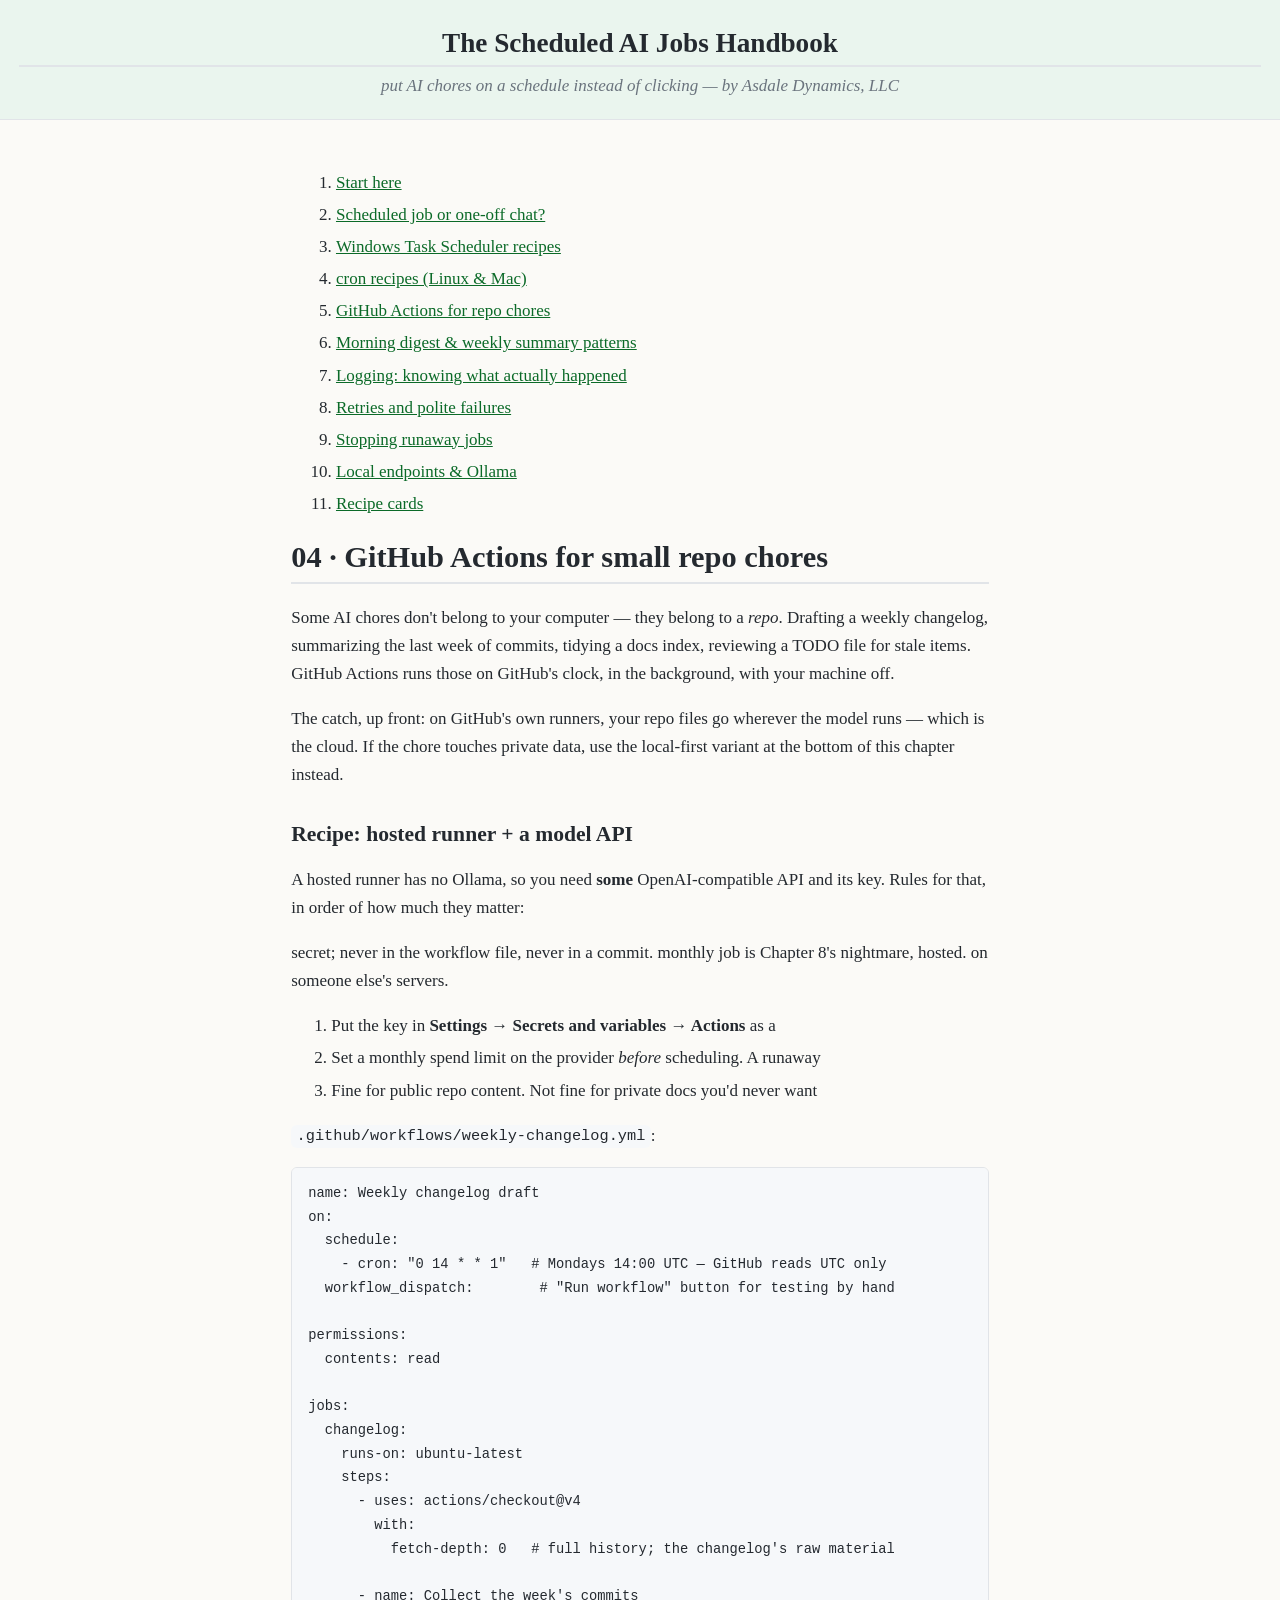
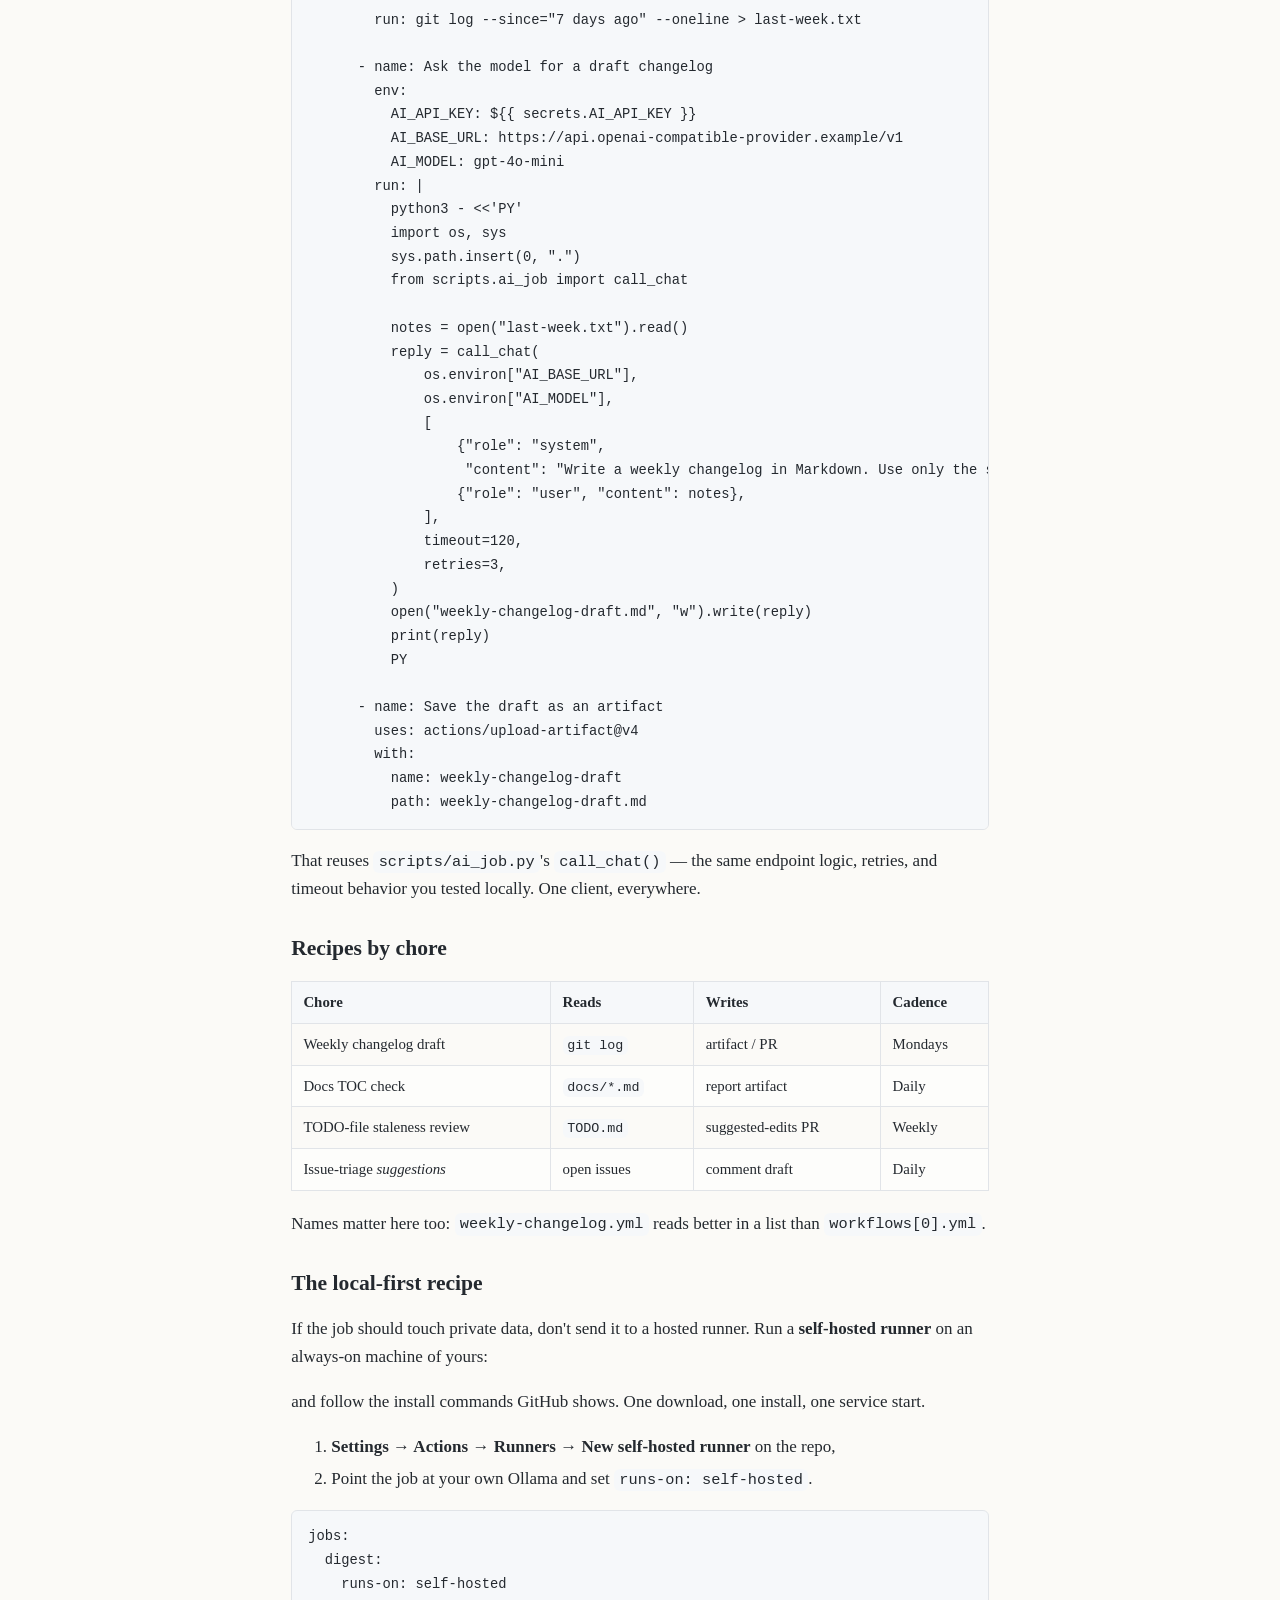
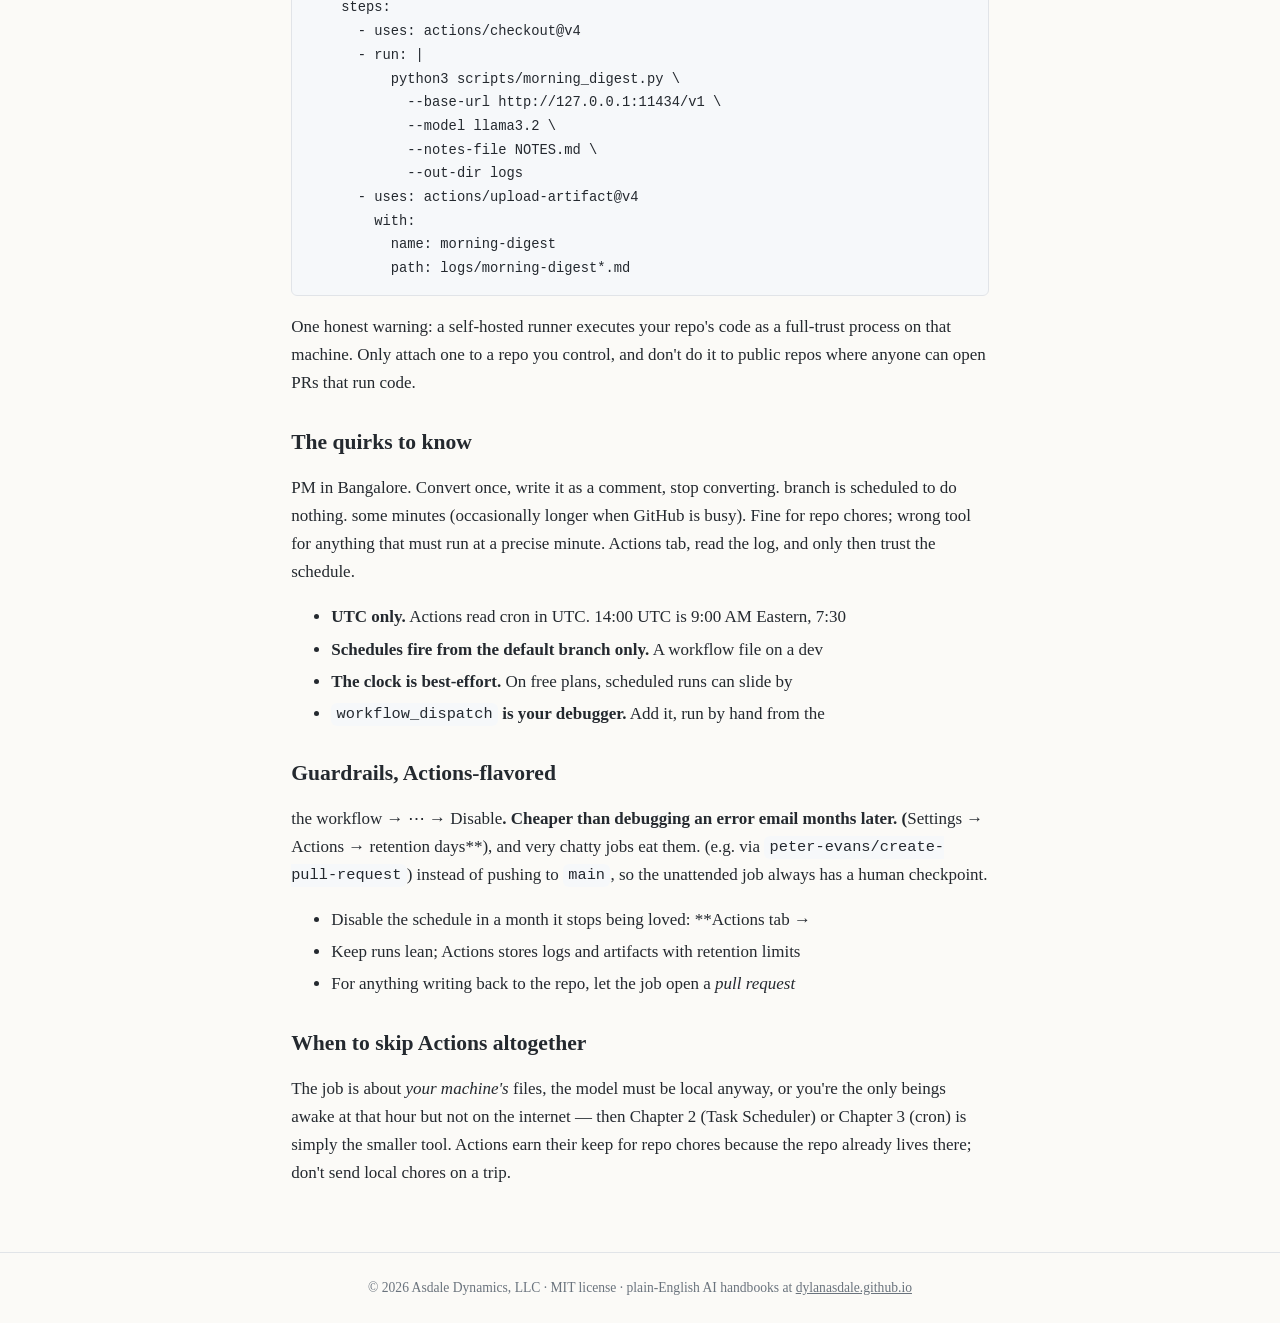
<file: site/04-github-actions-chore-crew.html>
<!DOCTYPE html>
<html lang="en">
<head>
<meta charset="utf-8">
<meta name="viewport" content="width=device-width, initial-scale=1">
<title>GitHub Actions for repo chores — Scheduled AI Jobs Handbook</title>
<link rel="stylesheet" href="styles.css">
</head>
<body>
<header class="masthead">
  <h1>The Scheduled AI Jobs Handbook</h1>
  <p>put AI chores on a schedule instead of clicking — by Asdale Dynamics, LLC</p>
</header>
<main>
<nav class="chapter-nav"><ol class="toc"><li><a href="00-start-here.html">Start here</a></li><li><a href="01-scheduled-job-or-one-off-chat.html">Scheduled job or one-off chat?</a></li><li><a href="02-windows-task-scheduler-recipes.html">Windows Task Scheduler recipes</a></li><li><a href="03-cron-recipes.html">cron recipes (Linux &amp; Mac)</a></li><li><a href="04-github-actions-chore-crew.html">GitHub Actions for repo chores</a></li><li><a href="05-digest-patterns.html">Morning digest &amp; weekly summary patterns</a></li><li><a href="06-logging.html">Logging: knowing what actually happened</a></li><li><a href="07-retries-and-polite-failures.html">Retries and polite failures</a></li><li><a href="08-stopping-runaway-jobs.html">Stopping runaway jobs</a></li><li><a href="09-local-endpoints.html">Local endpoints &amp; Ollama</a></li><li><a href="10-recipe-cards.html">Recipe cards</a></li></ol></nav>
<h1 id='04-github-actions-for-small-repo-chores'>04 · GitHub Actions for small repo chores</h1>
<p>Some AI chores don't belong to your computer — they belong to a <em>repo</em>. Drafting a weekly changelog, summarizing the last week of commits, tidying a docs index, reviewing a TODO file for stale items. GitHub Actions runs those on GitHub's clock, in the background, with your machine off.</p>
<p>The catch, up front: on GitHub's own runners, your repo files go wherever the model runs — which is the cloud. If the chore touches private data, use the local-first variant at the bottom of this chapter instead.</p>
<h2 id='recipe-hosted-runner-a-model-api'>Recipe: hosted runner + a model API</h2>
<p>A hosted runner has no Ollama, so you need <strong>some</strong> OpenAI-compatible API and its key. Rules for that, in order of how much they matter:</p>
<p>secret; never in the workflow file, never in a commit. monthly job is Chapter 8's nightmare, hosted. on someone else's servers.</p>
<ol><li>Put the key in <strong>Settings → Secrets and variables → Actions</strong> as a</li><li>Set a monthly spend limit on the provider <em>before</em> scheduling. A runaway</li><li>Fine for public repo content. Not fine for private docs you'd never want</li></ol>
<p><code>.github/workflows/weekly-changelog.yml</code>:</p>
<pre><code data-lang="yaml">name: Weekly changelog draft
on:
  schedule:
    - cron: "0 14 * * 1"   # Mondays 14:00 UTC — GitHub reads UTC only
  workflow_dispatch:        # "Run workflow" button for testing by hand

permissions:
  contents: read

jobs:
  changelog:
    runs-on: ubuntu-latest
    steps:
      - uses: actions/checkout@v4
        with:
          fetch-depth: 0   # full history; the changelog's raw material

      - name: Collect the week's commits
        run: git log --since="7 days ago" --oneline &gt; last-week.txt

      - name: Ask the model for a draft changelog
        env:
          AI_API_KEY: ${{ secrets.AI_API_KEY }}
          AI_BASE_URL: https://api.openai-compatible-provider.example/v1
          AI_MODEL: gpt-4o-mini
        run: |
          python3 - &lt;&lt;'PY'
          import os, sys
          sys.path.insert(0, ".")
          from scripts.ai_job import call_chat

          notes = open("last-week.txt").read()
          reply = call_chat(
              os.environ["AI_BASE_URL"],
              os.environ["AI_MODEL"],
              [
                  {"role": "system",
                   "content": "Write a weekly changelog in Markdown. Use only the supplied commits. Never invent features."},
                  {"role": "user", "content": notes},
              ],
              timeout=120,
              retries=3,
          )
          open("weekly-changelog-draft.md", "w").write(reply)
          print(reply)
          PY

      - name: Save the draft as an artifact
        uses: actions/upload-artifact@v4
        with:
          name: weekly-changelog-draft
          path: weekly-changelog-draft.md</code></pre>
<p>That reuses <code>scripts/ai_job.py</code>'s <code>call_chat()</code> — the same endpoint logic, retries, and timeout behavior you tested locally. One client, everywhere.</p>
<h2 id='recipes-by-chore'>Recipes by chore</h2>
<table><thead><tr><th>Chore</th><th>Reads</th><th>Writes</th><th>Cadence</th></tr></thead><tbody><tr><td>Weekly changelog draft</td><td><code>git log</code></td><td>artifact / PR</td><td>Mondays</td></tr><tr><td>Docs TOC check</td><td><code>docs/*.md</code></td><td>report artifact</td><td>Daily</td></tr><tr><td>TODO-file staleness review</td><td><code>TODO.md</code></td><td>suggested-edits PR</td><td>Weekly</td></tr><tr><td>Issue-triage <em>suggestions</em></td><td>open issues</td><td>comment draft</td><td>Daily</td></tr></tbody></table>
<p>Names matter here too: <code>weekly-changelog.yml</code> reads better in a list than <code>workflows[0].yml</code>.</p>
<h2 id='the-localfirst-recipe'>The local-first recipe</h2>
<p>If the job should touch private data, don't send it to a hosted runner. Run a <strong>self-hosted runner</strong> on an always-on machine of yours:</p>
<p>and follow the install commands GitHub shows. One download, one install, one service start.</p>
<ol><li><strong>Settings → Actions → Runners → New self-hosted runner</strong> on the repo,</li><li>Point the job at your own Ollama and set <code>runs-on: self-hosted</code>.</li></ol>
<pre><code data-lang="yaml">jobs:
  digest:
    runs-on: self-hosted
    steps:
      - uses: actions/checkout@v4
      - run: |
          python3 scripts/morning_digest.py \
            --base-url http://127.0.0.1:11434/v1 \
            --model llama3.2 \
            --notes-file NOTES.md \
            --out-dir logs
      - uses: actions/upload-artifact@v4
        with:
          name: morning-digest
          path: logs/morning-digest*.md</code></pre>
<p>One honest warning: a self-hosted runner executes your repo's code as a full-trust process on that machine. Only attach one to a repo you control, and don't do it to public repos where anyone can open PRs that run code.</p>
<h2 id='the-quirks-to-know'>The quirks to know</h2>
<p>PM in Bangalore. Convert once, write it as a comment, stop converting. branch is scheduled to do nothing. some minutes (occasionally longer when GitHub is busy). Fine for repo chores; wrong tool for anything that must run at a precise minute. Actions tab, read the log, and only then trust the schedule.</p>
<ul><li><strong>UTC only.</strong> Actions read cron in UTC. 14:00 UTC is 9:00 AM Eastern, 7:30</li><li><strong>Schedules fire from the default branch only.</strong> A workflow file on a dev</li><li><strong>The clock is best-effort.</strong> On free plans, scheduled runs can slide by</li><li><strong><code>workflow_dispatch</code> is your debugger.</strong> Add it, run by hand from the</li></ul>
<h2 id='guardrails-actionsflavored'>Guardrails, Actions-flavored</h2>
<p>the workflow → ⋯ → Disable<strong>. Cheaper than debugging an error email months later. (</strong>Settings → Actions → retention days**), and very chatty jobs eat them. (e.g. via <code>peter-evans/create-pull-request</code>) instead of pushing to <code>main</code>, so the unattended job always has a human checkpoint.</p>
<ul><li>Disable the schedule in a month it stops being loved: **Actions tab →</li><li>Keep runs lean; Actions stores logs and artifacts with retention limits</li><li>For anything writing back to the repo, let the job open a <em>pull request</em></li></ul>
<h2 id='when-to-skip-actions-altogether'>When to skip Actions altogether</h2>
<p>The job is about <em>your machine's</em> files, the model must be local anyway, or you're the only beings awake at that hour but not on the internet — then Chapter 2 (Task Scheduler) or Chapter 3 (cron) is simply the smaller tool. Actions earn their keep for repo chores because the repo already lives there; don't send local chores on a trip.</p>
</main>
<footer>
  &copy; 2026 Asdale Dynamics, LLC · MIT license ·
  plain-English AI handbooks at
  <a href="https://dylanasdale.github.io">dylanasdale.github.io</a>
</footer>
</body>
</html>
</file>
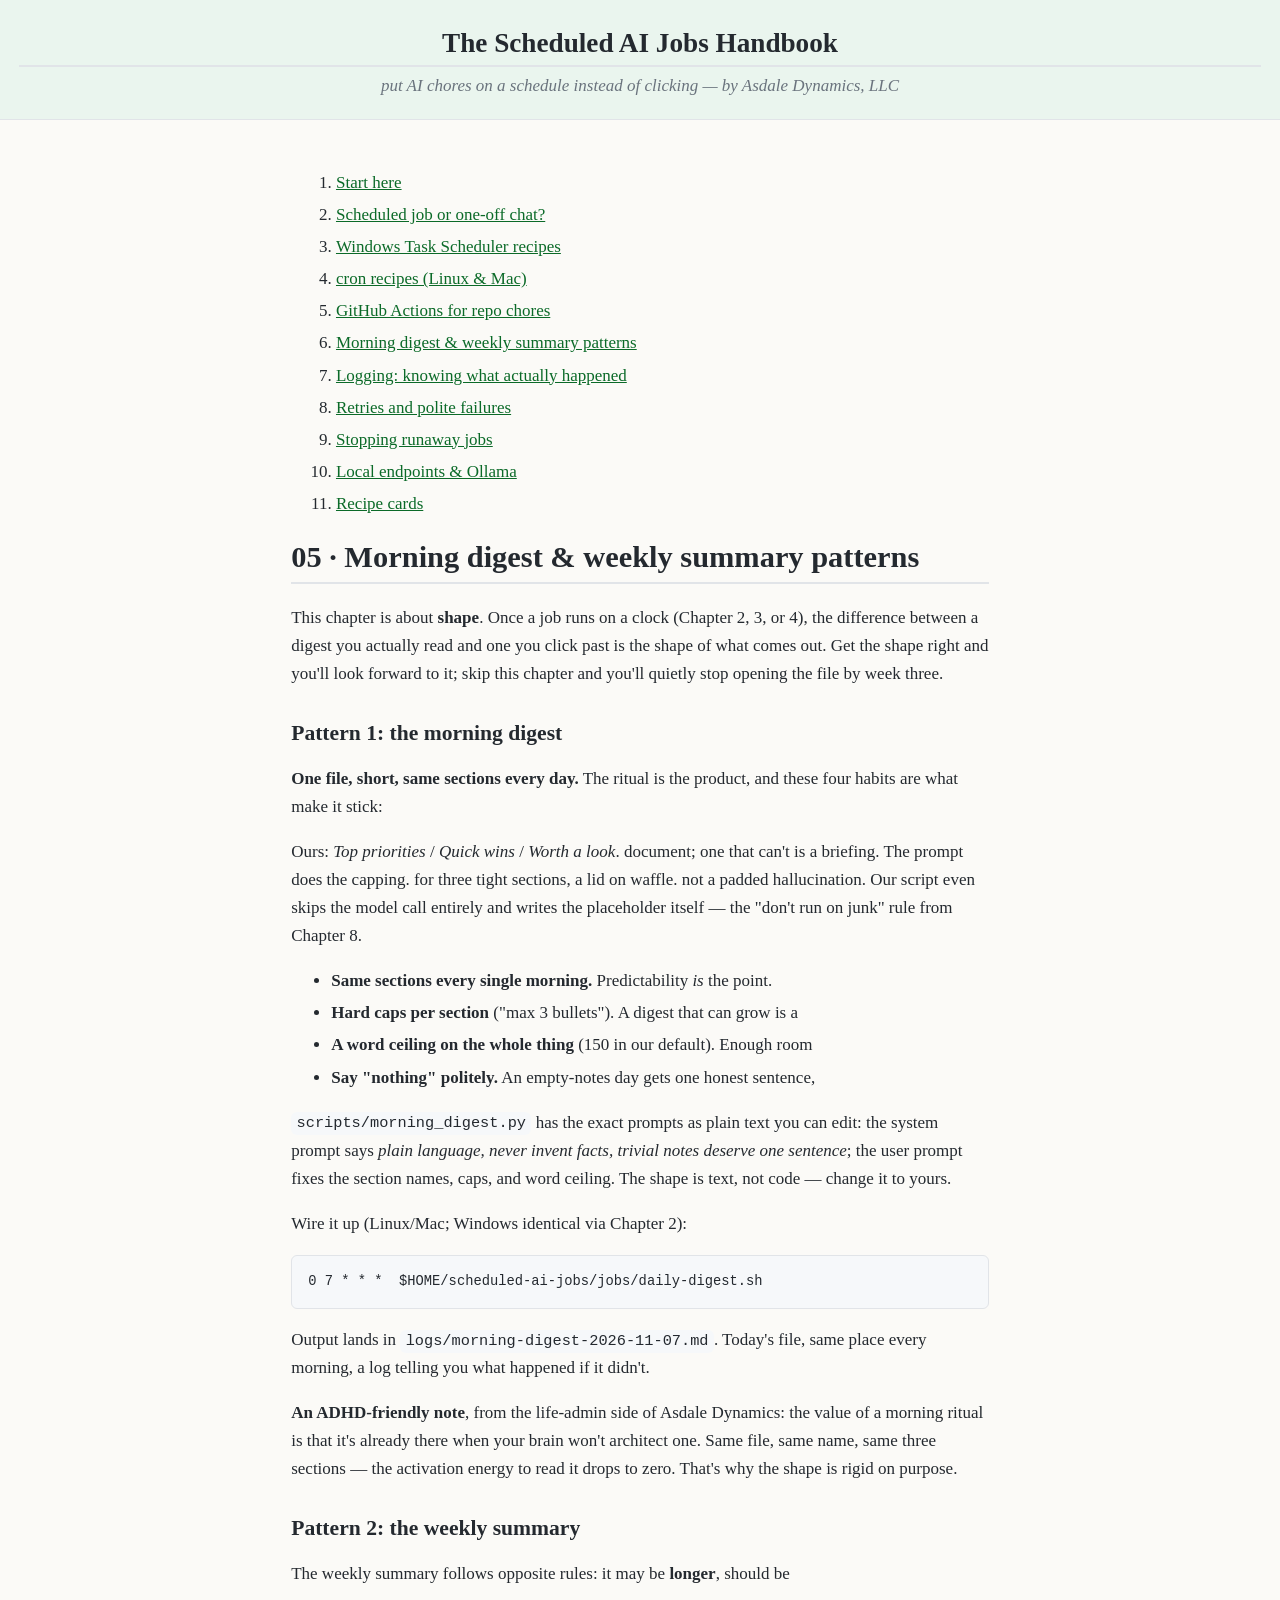
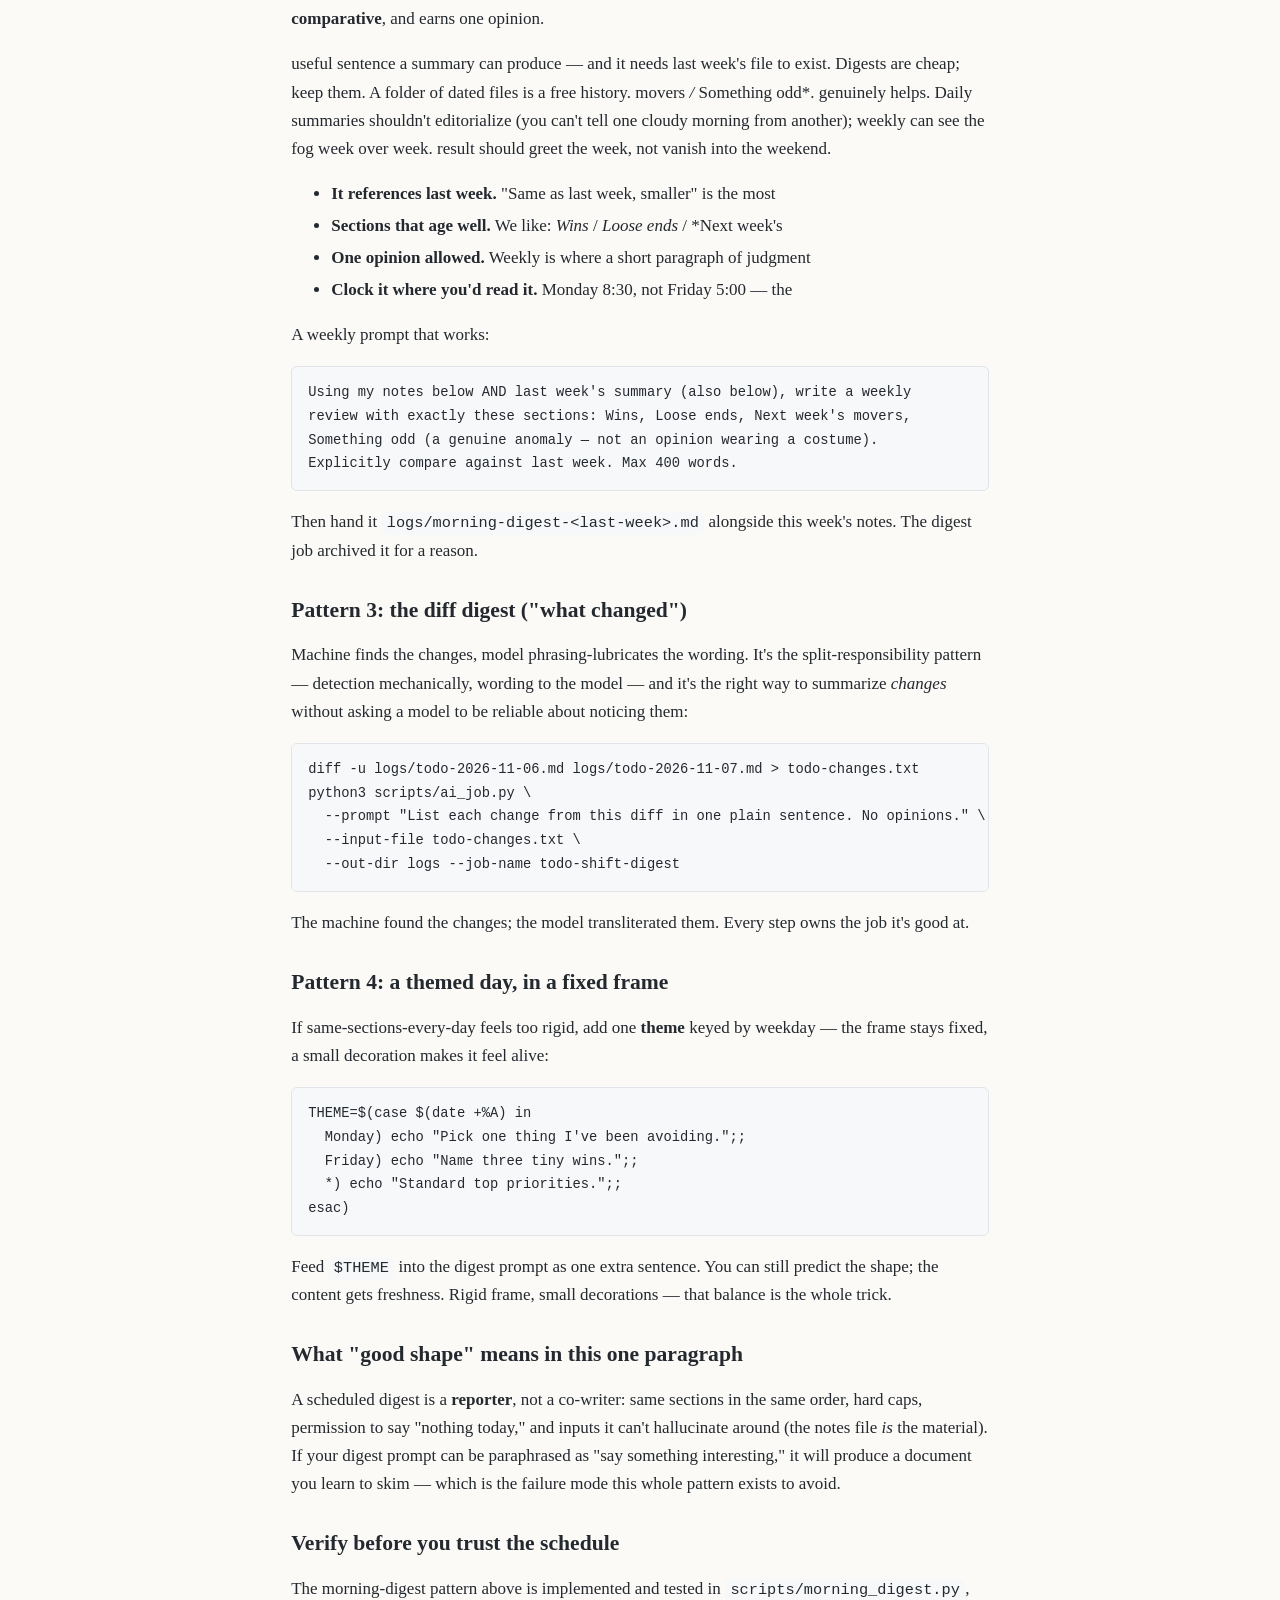
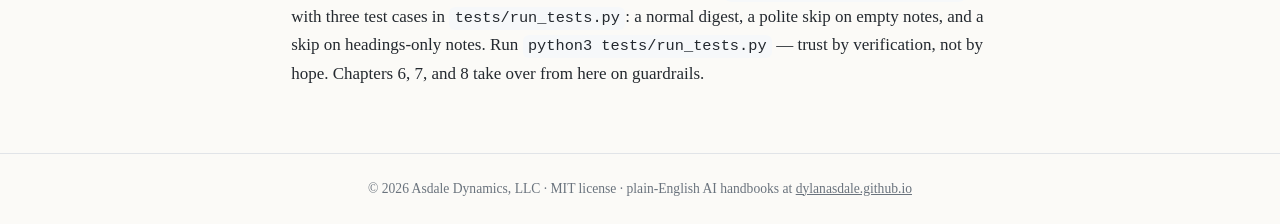
<file: site/05-digest-patterns.html>
<!DOCTYPE html>
<html lang="en">
<head>
<meta charset="utf-8">
<meta name="viewport" content="width=device-width, initial-scale=1">
<title>Morning digest &amp; weekly summary patterns — Scheduled AI Jobs Handbook</title>
<link rel="stylesheet" href="styles.css">
</head>
<body>
<header class="masthead">
  <h1>The Scheduled AI Jobs Handbook</h1>
  <p>put AI chores on a schedule instead of clicking — by Asdale Dynamics, LLC</p>
</header>
<main>
<nav class="chapter-nav"><ol class="toc"><li><a href="00-start-here.html">Start here</a></li><li><a href="01-scheduled-job-or-one-off-chat.html">Scheduled job or one-off chat?</a></li><li><a href="02-windows-task-scheduler-recipes.html">Windows Task Scheduler recipes</a></li><li><a href="03-cron-recipes.html">cron recipes (Linux &amp; Mac)</a></li><li><a href="04-github-actions-chore-crew.html">GitHub Actions for repo chores</a></li><li><a href="05-digest-patterns.html">Morning digest &amp; weekly summary patterns</a></li><li><a href="06-logging.html">Logging: knowing what actually happened</a></li><li><a href="07-retries-and-polite-failures.html">Retries and polite failures</a></li><li><a href="08-stopping-runaway-jobs.html">Stopping runaway jobs</a></li><li><a href="09-local-endpoints.html">Local endpoints &amp; Ollama</a></li><li><a href="10-recipe-cards.html">Recipe cards</a></li></ol></nav>
<h1 id='05-morning-digest-weekly-summary-patterns'>05 · Morning digest &amp; weekly summary patterns</h1>
<p>This chapter is about <strong>shape</strong>. Once a job runs on a clock (Chapter 2, 3, or 4), the difference between a digest you actually read and one you click past is the shape of what comes out. Get the shape right and you'll look forward to it; skip this chapter and you'll quietly stop opening the file by week three.</p>
<h2 id='pattern-1-the-morning-digest'>Pattern 1: the morning digest</h2>
<p><strong>One file, short, same sections every day.</strong> The ritual is the product, and these four habits are what make it stick:</p>
<p>Ours: <em>Top priorities</em> / <em>Quick wins</em> / <em>Worth a look</em>. document; one that can't is a briefing. The prompt does the capping. for three tight sections, a lid on waffle. not a padded hallucination. Our script even skips the model call entirely and writes the placeholder itself — the "don't run on junk" rule from Chapter 8.</p>
<ul><li><strong>Same sections every single morning.</strong> Predictability <em>is</em> the point.</li><li><strong>Hard caps per section</strong> ("max 3 bullets"). A digest that can grow is a</li><li><strong>A word ceiling on the whole thing</strong> (150 in our default). Enough room</li><li><strong>Say "nothing" politely.</strong> An empty-notes day gets one honest sentence,</li></ul>
<p><code>scripts/morning_digest.py</code> has the exact prompts as plain text you can edit: the system prompt says <em>plain language, never invent facts, trivial notes deserve one sentence</em>; the user prompt fixes the section names, caps, and word ceiling. The shape is text, not code — change it to yours.</p>
<p>Wire it up (Linux/Mac; Windows identical via Chapter 2):</p>
<pre><code data-lang="cron">0 7 * * *  $HOME/scheduled-ai-jobs/jobs/daily-digest.sh</code></pre>
<p>Output lands in <code>logs/morning-digest-2026-11-07.md</code>. Today's file, same place every morning, a log telling you what happened if it didn't.</p>
<p><strong>An ADHD-friendly note</strong>, from the life-admin side of Asdale Dynamics: the value of a morning ritual is that it's already there when your brain won't architect one. Same file, same name, same three sections — the activation energy to read it drops to zero. That's why the shape is rigid on purpose.</p>
<h2 id='pattern-2-the-weekly-summary'>Pattern 2: the weekly summary</h2>
<p>The weekly summary follows opposite rules: it may be <strong>longer</strong>, should be</p>
<p><strong>comparative</strong>, and earns one opinion.</p>
<p>useful sentence a summary can produce — and it needs last week's file to exist. Digests are cheap; keep them. A folder of dated files is a free history. movers<em> / </em>Something odd*. genuinely helps. Daily summaries shouldn't editorialize (you can't tell one cloudy morning from another); weekly can see the fog week over week. result should greet the week, not vanish into the weekend.</p>
<ul><li><strong>It references last week.</strong> "Same as last week, smaller" is the most</li><li><strong>Sections that age well.</strong> We like: <em>Wins</em> / <em>Loose ends</em> / *Next week's</li><li><strong>One opinion allowed.</strong> Weekly is where a short paragraph of judgment</li><li><strong>Clock it where you'd read it.</strong> Monday 8:30, not Friday 5:00 — the</li></ul>
<p>A weekly prompt that works:</p>
<pre><code data-lang="text">Using my notes below AND last week's summary (also below), write a weekly
review with exactly these sections: Wins, Loose ends, Next week's movers,
Something odd (a genuine anomaly — not an opinion wearing a costume).
Explicitly compare against last week. Max 400 words.</code></pre>
<p>Then hand it <code>logs/morning-digest-&lt;last-week&gt;.md</code> alongside this week's notes. The digest job archived it for a reason.</p>
<h2 id='pattern-3-the-diff-digest-what-changed'>Pattern 3: the diff digest ("what changed")</h2>
<p>Machine finds the changes, model phrasing-lubricates the wording. It's the split-responsibility pattern — detection mechanically, wording to the model — and it's the right way to summarize <em>changes</em> without asking a model to be reliable about noticing them:</p>
<pre><code data-lang="bash">diff -u logs/todo-2026-11-06.md logs/todo-2026-11-07.md &gt; todo-changes.txt
python3 scripts/ai_job.py \
  --prompt "List each change from this diff in one plain sentence. No opinions." \
  --input-file todo-changes.txt \
  --out-dir logs --job-name todo-shift-digest</code></pre>
<p>The machine found the changes; the model transliterated them. Every step owns the job it's good at.</p>
<h2 id='pattern-4-a-themed-day-in-a-fixed-frame'>Pattern 4: a themed day, in a fixed frame</h2>
<p>If same-sections-every-day feels too rigid, add one <strong>theme</strong> keyed by weekday — the frame stays fixed, a small decoration makes it feel alive:</p>
<pre><code data-lang="bash">THEME=$(case $(date +%A) in
  Monday) echo "Pick one thing I've been avoiding.";;
  Friday) echo "Name three tiny wins.";;
  *) echo "Standard top priorities.";;
esac)</code></pre>
<p>Feed <code>$THEME</code> into the digest prompt as one extra sentence. You can still predict the shape; the content gets freshness. Rigid frame, small decorations — that balance is the whole trick.</p>
<h2 id='what-good-shape-means-in-this-one-paragraph'>What "good shape" means in this one paragraph</h2>
<p>A scheduled digest is a <strong>reporter</strong>, not a co-writer: same sections in the same order, hard caps, permission to say "nothing today," and inputs it can't hallucinate around (the notes file <em>is</em> the material). If your digest prompt can be paraphrased as "say something interesting," it will produce a document you learn to skim — which is the failure mode this whole pattern exists to avoid.</p>
<h2 id='verify-before-you-trust-the-schedule'>Verify before you trust the schedule</h2>
<p>The morning-digest pattern above is implemented and tested in <code>scripts/morning_digest.py</code>, with three test cases in <code>tests/run_tests.py</code>: a normal digest, a polite skip on empty notes, and a skip on headings-only notes. Run <code>python3 tests/run_tests.py</code> — trust by verification, not by hope. Chapters 6, 7, and 8 take over from here on guardrails.</p>
</main>
<footer>
  &copy; 2026 Asdale Dynamics, LLC · MIT license ·
  plain-English AI handbooks at
  <a href="https://dylanasdale.github.io">dylanasdale.github.io</a>
</footer>
</body>
</html>
</file>
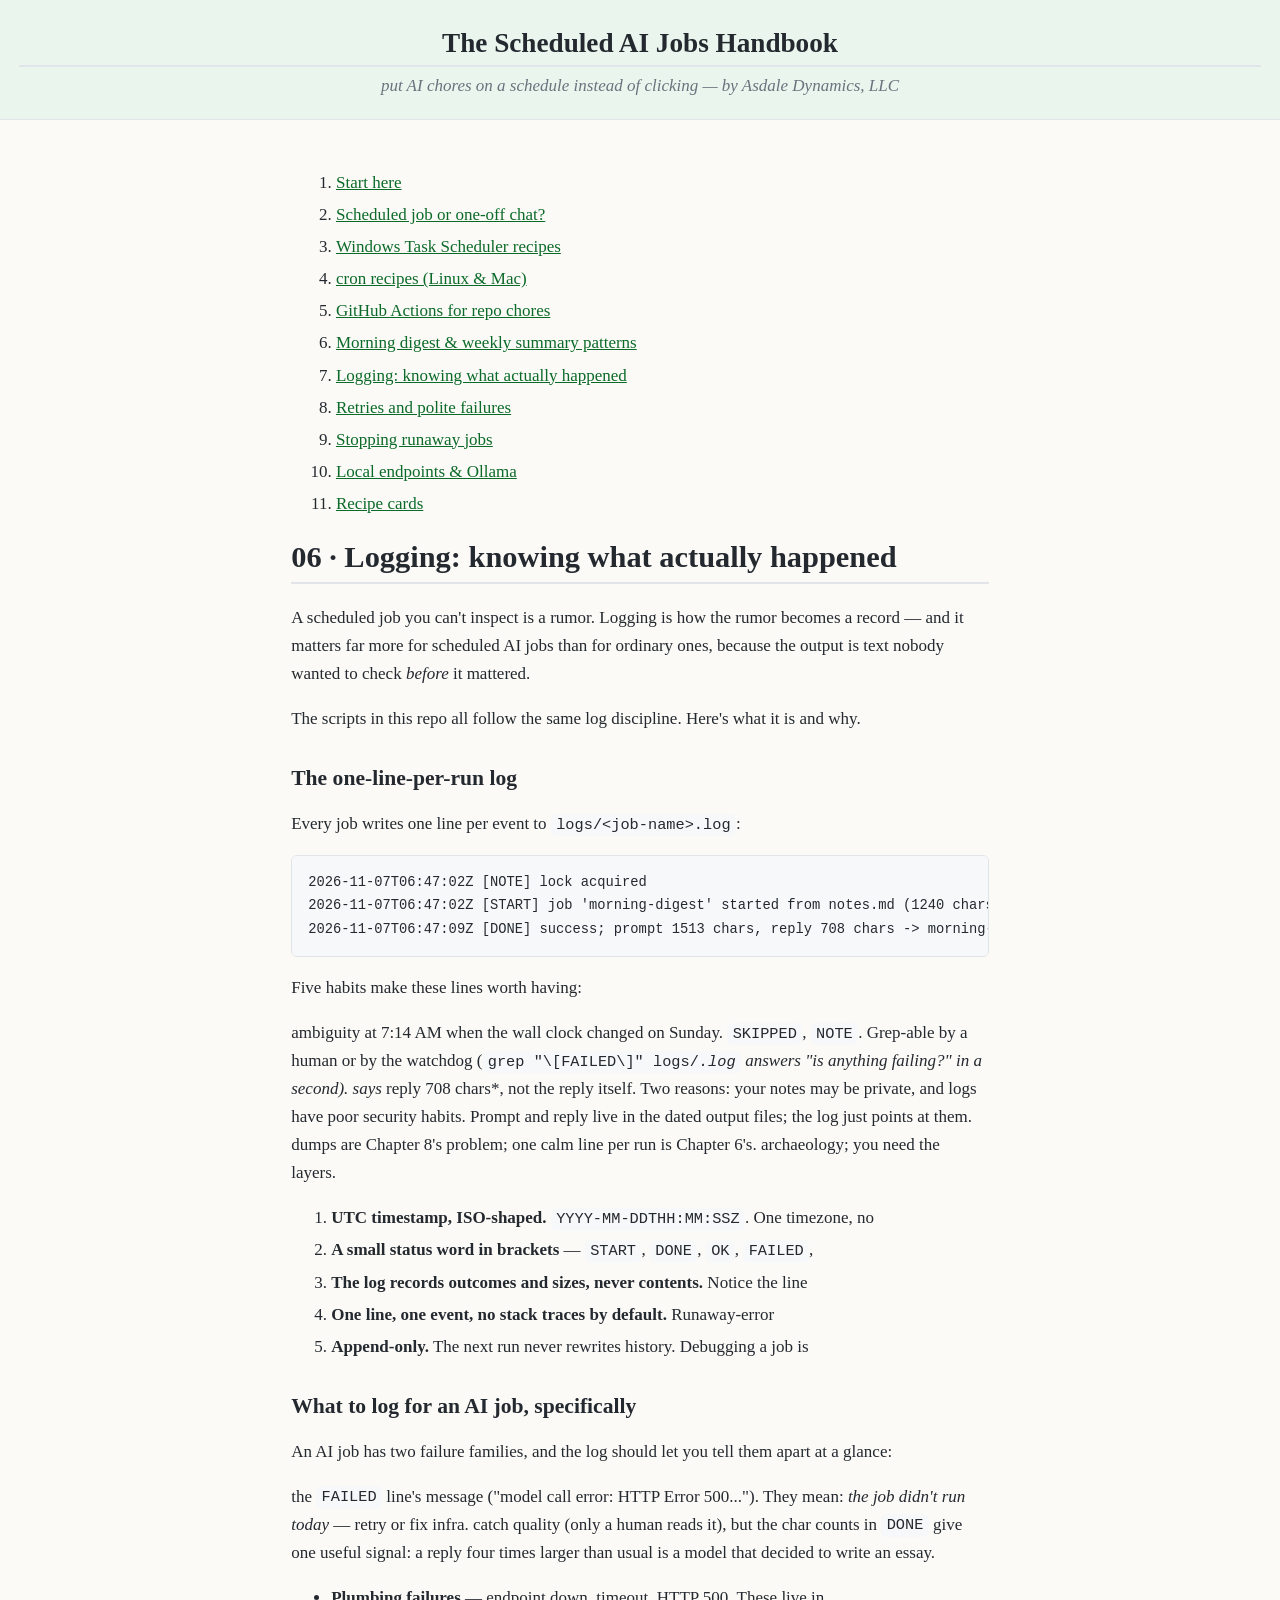
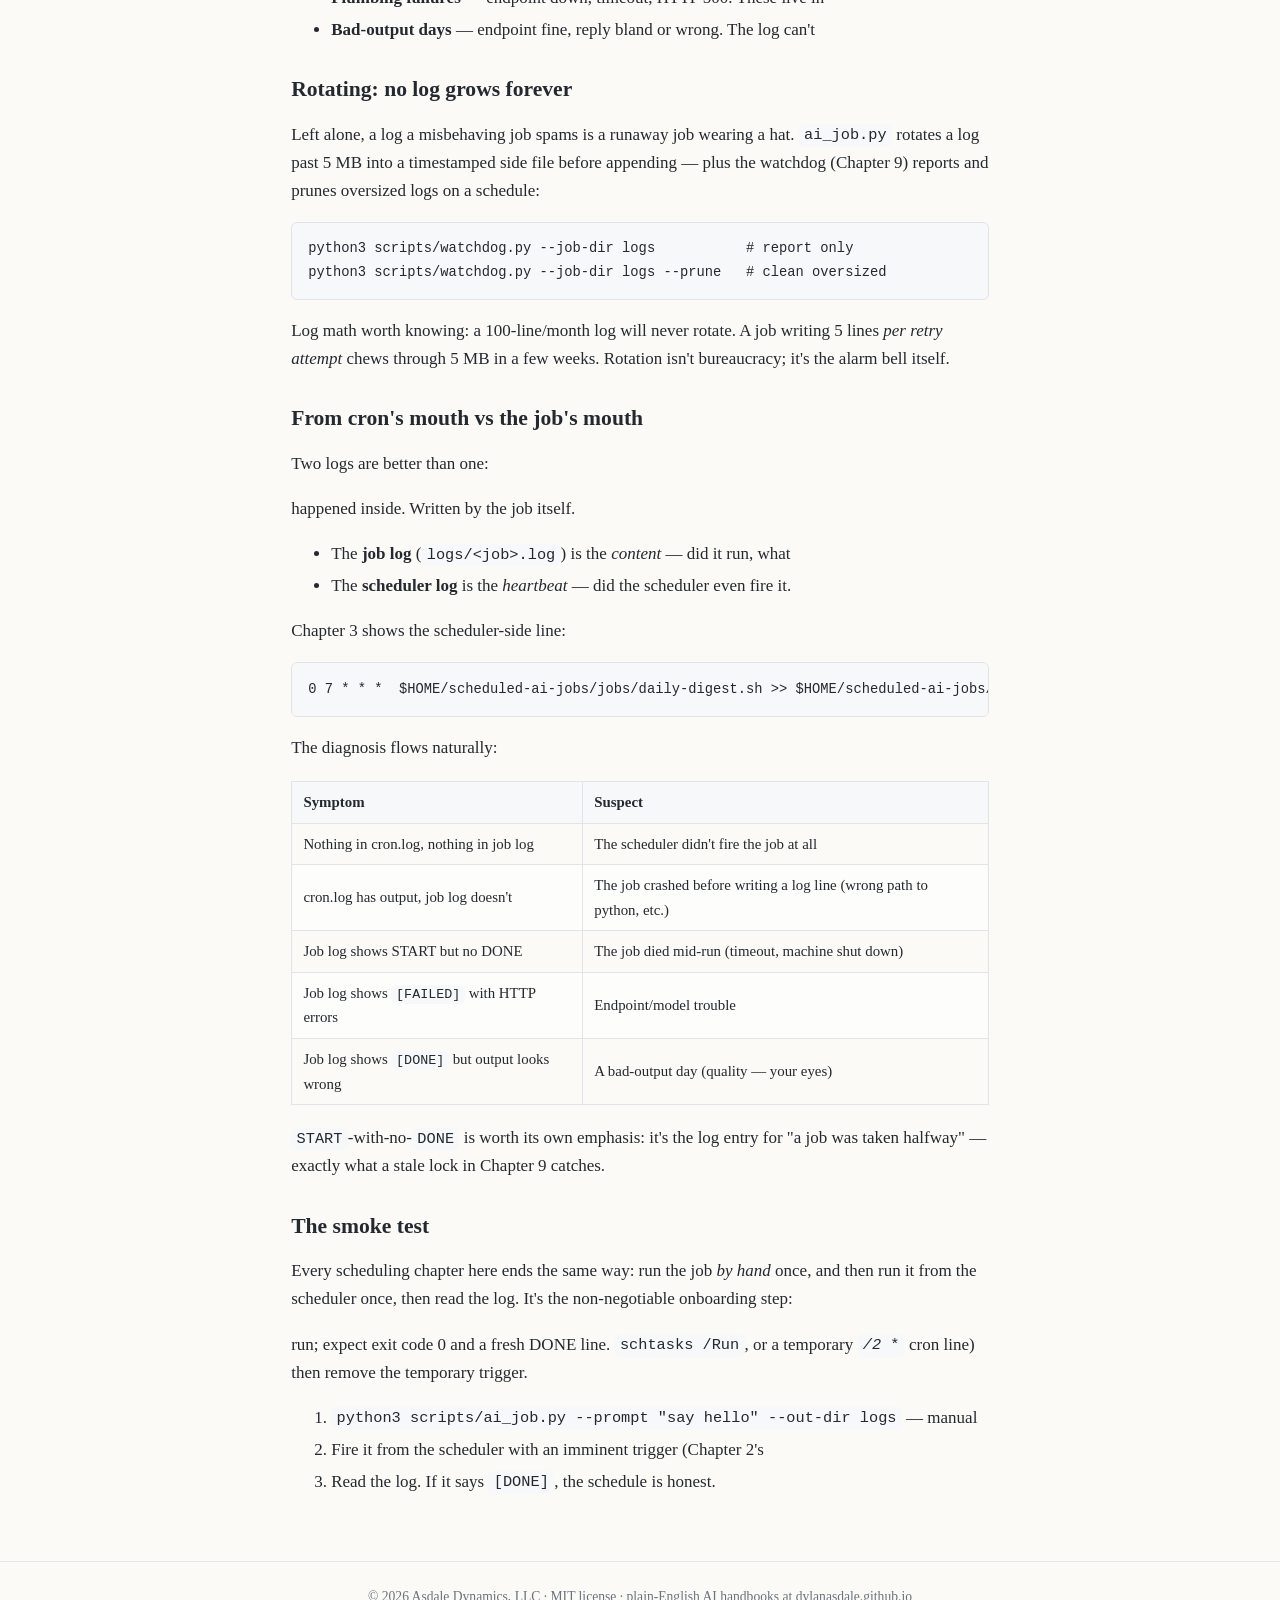
<file: site/06-logging.html>
<!DOCTYPE html>
<html lang="en">
<head>
<meta charset="utf-8">
<meta name="viewport" content="width=device-width, initial-scale=1">
<title>Logging: knowing what actually happened — Scheduled AI Jobs Handbook</title>
<link rel="stylesheet" href="styles.css">
</head>
<body>
<header class="masthead">
  <h1>The Scheduled AI Jobs Handbook</h1>
  <p>put AI chores on a schedule instead of clicking — by Asdale Dynamics, LLC</p>
</header>
<main>
<nav class="chapter-nav"><ol class="toc"><li><a href="00-start-here.html">Start here</a></li><li><a href="01-scheduled-job-or-one-off-chat.html">Scheduled job or one-off chat?</a></li><li><a href="02-windows-task-scheduler-recipes.html">Windows Task Scheduler recipes</a></li><li><a href="03-cron-recipes.html">cron recipes (Linux &amp; Mac)</a></li><li><a href="04-github-actions-chore-crew.html">GitHub Actions for repo chores</a></li><li><a href="05-digest-patterns.html">Morning digest &amp; weekly summary patterns</a></li><li><a href="06-logging.html">Logging: knowing what actually happened</a></li><li><a href="07-retries-and-polite-failures.html">Retries and polite failures</a></li><li><a href="08-stopping-runaway-jobs.html">Stopping runaway jobs</a></li><li><a href="09-local-endpoints.html">Local endpoints &amp; Ollama</a></li><li><a href="10-recipe-cards.html">Recipe cards</a></li></ol></nav>
<h1 id='06-logging-knowing-what-actually-happened'>06 · Logging: knowing what actually happened</h1>
<p>A scheduled job you can't inspect is a rumor. Logging is how the rumor becomes a record — and it matters far more for scheduled AI jobs than for ordinary ones, because the output is text nobody wanted to check <em>before</em> it mattered.</p>
<p>The scripts in this repo all follow the same log discipline. Here's what it is and why.</p>
<h2 id='the-onelineperrun-log'>The one-line-per-run log</h2>
<p>Every job writes one line per event to <code>logs/&lt;job-name&gt;.log</code>:</p>
<pre><code data-lang="text">2026-11-07T06:47:02Z [NOTE] lock acquired
2026-11-07T06:47:02Z [START] job 'morning-digest' started from notes.md (1240 chars)
2026-11-07T06:47:09Z [DONE] success; prompt 1513 chars, reply 708 chars -&gt; morning-digest-2026-11-07.md</code></pre>
<p>Five habits make these lines worth having:</p>
<p>ambiguity at 7:14 AM when the wall clock changed on Sunday. <code>SKIPPED</code>, <code>NOTE</code>. Grep-able by a human or by the watchdog (<code>grep "\[FAILED\]" logs/<em>.log</code> answers "is anything failing?" in a second). says </em>reply 708 chars*, not the reply itself. Two reasons: your notes may be private, and logs have poor security habits. Prompt and reply live in the dated output files; the log just points at them. dumps are Chapter 8's problem; one calm line per run is Chapter 6's. archaeology; you need the layers.</p>
<ol><li><strong>UTC timestamp, ISO-shaped.</strong> <code>YYYY-MM-DDTHH:MM:SSZ</code>. One timezone, no</li><li><strong>A small status word in brackets</strong> — <code>START</code>, <code>DONE</code>, <code>OK</code>, <code>FAILED</code>,</li><li><strong>The log records outcomes and sizes, never contents.</strong> Notice the line</li><li><strong>One line, one event, no stack traces by default.</strong> Runaway-error</li><li><strong>Append-only.</strong> The next run never rewrites history. Debugging a job is</li></ol>
<h2 id='what-to-log-for-an-ai-job-specifically'>What to log for an AI job, specifically</h2>
<p>An AI job has two failure families, and the log should let you tell them apart at a glance:</p>
<p>the <code>FAILED</code> line's message ("model call error: HTTP Error 500..."). They mean: <em>the job didn't run today</em> — retry or fix infra. catch quality (only a human reads it), but the char counts in <code>DONE</code> give one useful signal: a reply four times larger than usual is a model that decided to write an essay.</p>
<ul><li><strong>Plumbing failures</strong> — endpoint down, timeout, HTTP 500. These live in</li><li><strong>Bad-output days</strong> — endpoint fine, reply bland or wrong. The log can't</li></ul>
<h2 id='rotating-no-log-grows-forever'>Rotating: no log grows forever</h2>
<p>Left alone, a log a misbehaving job spams is a runaway job wearing a hat. <code>ai_job.py</code> rotates a log past 5 MB into a timestamped side file before appending — plus the watchdog (Chapter 9) reports and prunes oversized logs on a schedule:</p>
<pre><code data-lang="bash">python3 scripts/watchdog.py --job-dir logs           # report only
python3 scripts/watchdog.py --job-dir logs --prune   # clean oversized</code></pre>
<p>Log math worth knowing: a 100-line/month log will never rotate. A job writing 5 lines <em>per retry attempt</em> chews through 5 MB in a few weeks. Rotation isn't bureaucracy; it's the alarm bell itself.</p>
<h2 id='from-crons-mouth-vs-the-jobs-mouth'>From cron's mouth vs the job's mouth</h2>
<p>Two logs are better than one:</p>
<p>happened inside. Written by the job itself.</p>
<ul><li>The <strong>job log</strong> (<code>logs/&lt;job&gt;.log</code>) is the <em>content</em> — did it run, what</li><li>The <strong>scheduler log</strong> is the <em>heartbeat</em> — did the scheduler even fire it.</li></ul>
<p>Chapter 3 shows the scheduler-side line:</p>
<pre><code data-lang="cron">0 7 * * *  $HOME/scheduled-ai-jobs/jobs/daily-digest.sh &gt;&gt; $HOME/scheduled-ai-jobs/logs/cron.log 2&gt;&amp;1</code></pre>
<p>The diagnosis flows naturally:</p>
<table><thead><tr><th>Symptom</th><th>Suspect</th></tr></thead><tbody><tr><td>Nothing in cron.log, nothing in job log</td><td>The scheduler didn't fire the job at all</td></tr><tr><td>cron.log has output, job log doesn't</td><td>The job crashed before writing a log line (wrong path to python, etc.)</td></tr><tr><td>Job log shows START but no DONE</td><td>The job died mid-run (timeout, machine shut down)</td></tr><tr><td>Job log shows <code>[FAILED]</code> with HTTP errors</td><td>Endpoint/model trouble</td></tr><tr><td>Job log shows <code>[DONE]</code> but output looks wrong</td><td>A bad-output day (quality — your eyes)</td></tr></tbody></table>
<p><code>START</code>-with-no-<code>DONE</code> is worth its own emphasis: it's the log entry for "a job was taken halfway" — exactly what a stale lock in Chapter 9 catches.</p>
<h2 id='the-smoke-test'>The smoke test</h2>
<p>Every scheduling chapter here ends the same way: run the job <em>by hand</em> once, and then run it from the scheduler once, then read the log. It's the non-negotiable onboarding step:</p>
<p>run; expect exit code 0 and a fresh DONE line. <code>schtasks /Run</code>, or a temporary <code><em>/2 </em> <em> </em> *</code> cron line) then remove the temporary trigger.</p>
<ol><li><code>python3 scripts/ai_job.py --prompt "say hello" --out-dir logs</code> — manual</li><li>Fire it from the scheduler with an imminent trigger (Chapter 2's</li><li>Read the log. If it says <code>[DONE]</code>, the schedule is honest.</li></ol>
</main>
<footer>
  &copy; 2026 Asdale Dynamics, LLC · MIT license ·
  plain-English AI handbooks at
  <a href="https://dylanasdale.github.io">dylanasdale.github.io</a>
</footer>
</body>
</html>
</file>
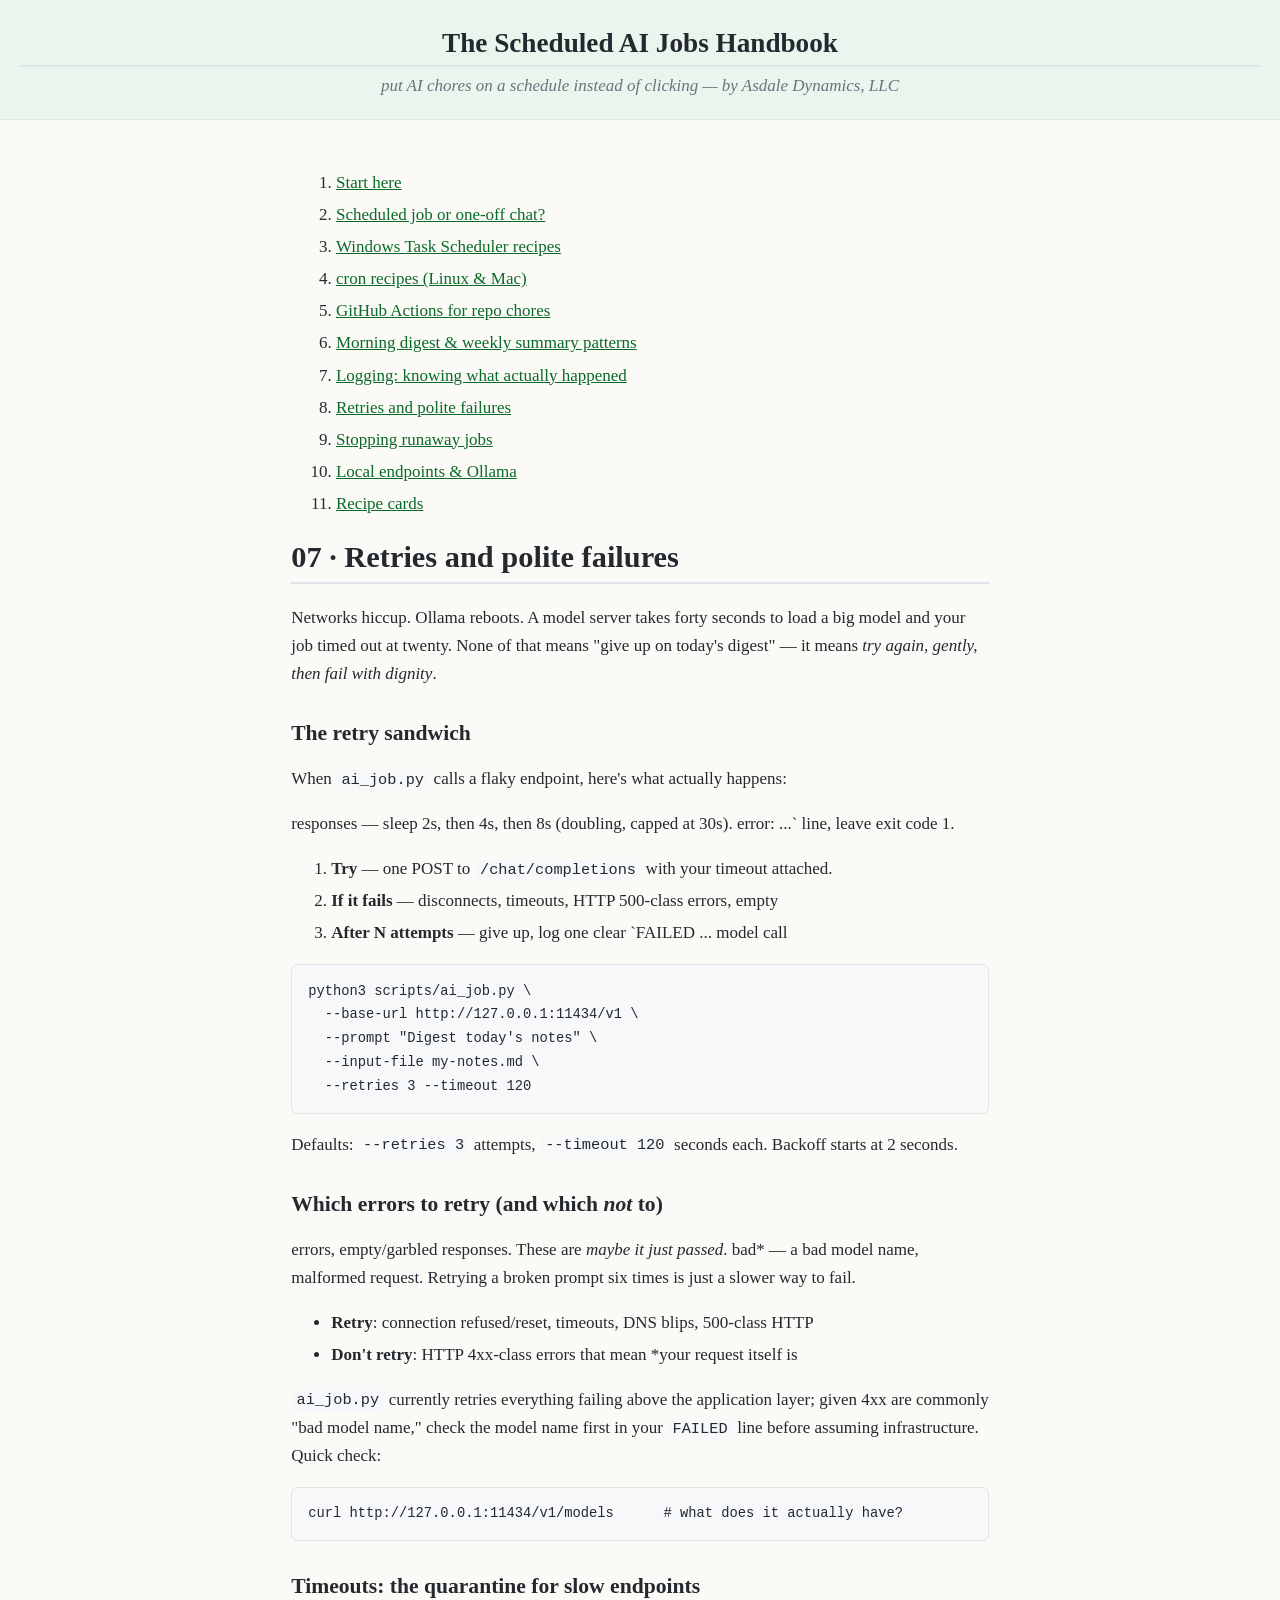
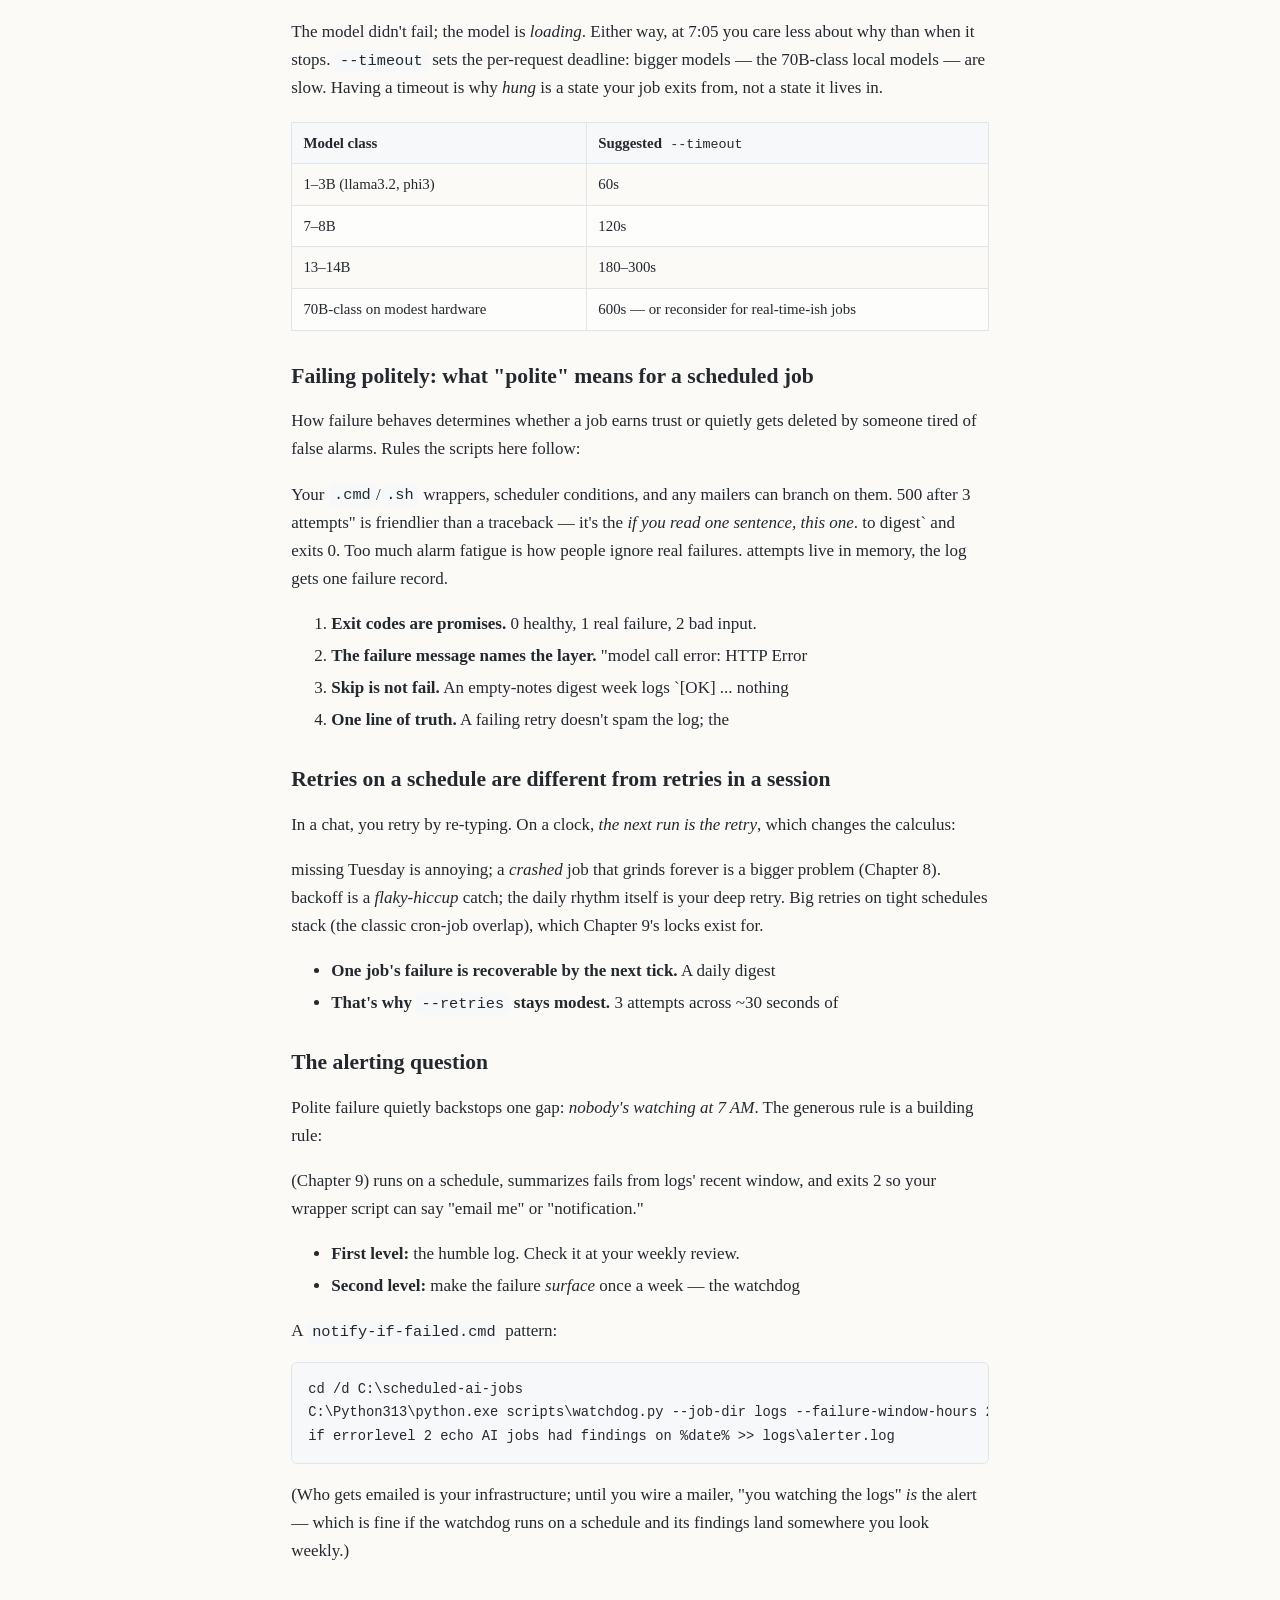
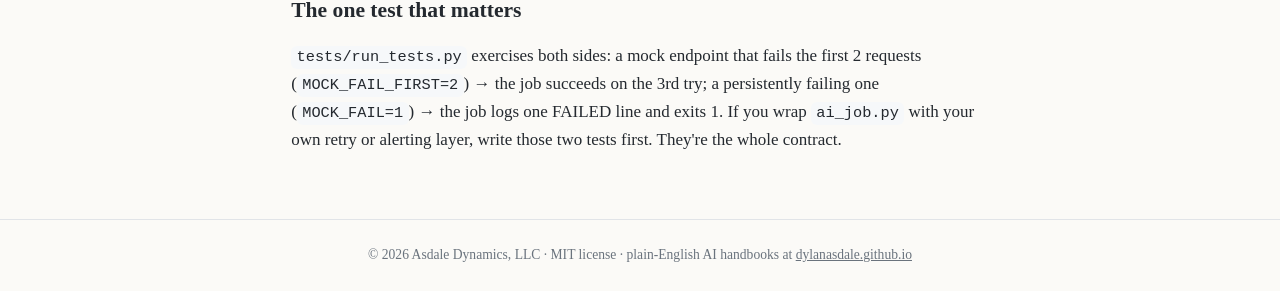
<file: site/07-retries-and-polite-failures.html>
<!DOCTYPE html>
<html lang="en">
<head>
<meta charset="utf-8">
<meta name="viewport" content="width=device-width, initial-scale=1">
<title>Retries and polite failures — Scheduled AI Jobs Handbook</title>
<link rel="stylesheet" href="styles.css">
</head>
<body>
<header class="masthead">
  <h1>The Scheduled AI Jobs Handbook</h1>
  <p>put AI chores on a schedule instead of clicking — by Asdale Dynamics, LLC</p>
</header>
<main>
<nav class="chapter-nav"><ol class="toc"><li><a href="00-start-here.html">Start here</a></li><li><a href="01-scheduled-job-or-one-off-chat.html">Scheduled job or one-off chat?</a></li><li><a href="02-windows-task-scheduler-recipes.html">Windows Task Scheduler recipes</a></li><li><a href="03-cron-recipes.html">cron recipes (Linux &amp; Mac)</a></li><li><a href="04-github-actions-chore-crew.html">GitHub Actions for repo chores</a></li><li><a href="05-digest-patterns.html">Morning digest &amp; weekly summary patterns</a></li><li><a href="06-logging.html">Logging: knowing what actually happened</a></li><li><a href="07-retries-and-polite-failures.html">Retries and polite failures</a></li><li><a href="08-stopping-runaway-jobs.html">Stopping runaway jobs</a></li><li><a href="09-local-endpoints.html">Local endpoints &amp; Ollama</a></li><li><a href="10-recipe-cards.html">Recipe cards</a></li></ol></nav>
<h1 id='07-retries-and-polite-failures'>07 · Retries and polite failures</h1>
<p>Networks hiccup. Ollama reboots. A model server takes forty seconds to load a big model and your job timed out at twenty. None of that means "give up on today's digest" — it means <em>try again, gently, then fail with dignity</em>.</p>
<h2 id='the-retry-sandwich'>The retry sandwich</h2>
<p>When <code>ai_job.py</code> calls a flaky endpoint, here's what actually happens:</p>
<p>responses — sleep 2s, then 4s, then 8s (doubling, capped at 30s). error: ...` line, leave exit code 1.</p>
<ol><li><strong>Try</strong> — one POST to <code>/chat/completions</code> with your timeout attached.</li><li><strong>If it fails</strong> — disconnects, timeouts, HTTP 500-class errors, empty</li><li><strong>After N attempts</strong> — give up, log one clear `FAILED ... model call</li></ol>
<pre><code data-lang="bash">python3 scripts/ai_job.py \
  --base-url http://127.0.0.1:11434/v1 \
  --prompt "Digest today's notes" \
  --input-file my-notes.md \
  --retries 3 --timeout 120</code></pre>
<p>Defaults: <code>--retries 3</code> attempts, <code>--timeout 120</code> seconds each. Backoff starts at 2 seconds.</p>
<h2 id='which-errors-to-retry-and-which-not-to'>Which errors to retry (and which <em>not</em> to)</h2>
<p>errors, empty/garbled responses. These are <em>maybe it just passed</em>. bad* — a bad model name, malformed request. Retrying a broken prompt six times is just a slower way to fail.</p>
<ul><li><strong>Retry</strong>: connection refused/reset, timeouts, DNS blips, 500-class HTTP</li><li><strong>Don't retry</strong>: HTTP 4xx-class errors that mean *your request itself is</li></ul>
<p><code>ai_job.py</code> currently retries everything failing above the application layer; given 4xx are commonly "bad model name," check the model name first in your <code>FAILED</code> line before assuming infrastructure. Quick check:</p>
<pre><code data-lang="bash">curl http://127.0.0.1:11434/v1/models      # what does it actually have?</code></pre>
<h2 id='timeouts-the-quarantine-for-slow-endpoints'>Timeouts: the quarantine for slow endpoints</h2>
<p>The model didn't fail; the model is <em>loading</em>. Either way, at 7:05 you care less about why than when it stops. <code>--timeout</code> sets the per-request deadline: bigger models — the 70B-class local models — are slow. Having a timeout is why <em>hung</em> is a state your job exits from, not a state it lives in.</p>
<table><thead><tr><th>Model class</th><th>Suggested <code>--timeout</code></th></tr></thead><tbody><tr><td>1–3B (llama3.2, phi3)</td><td>60s</td></tr><tr><td>7–8B</td><td>120s</td></tr><tr><td>13–14B</td><td>180–300s</td></tr><tr><td>70B-class on modest hardware</td><td>600s — or reconsider for real-time-ish jobs</td></tr></tbody></table>
<h2 id='failing-politely-what-polite-means-for-a-scheduled-job'>Failing politely: what "polite" means for a scheduled job</h2>
<p>How failure behaves determines whether a job earns trust or quietly gets deleted by someone tired of false alarms. Rules the scripts here follow:</p>
<p>Your <code>.cmd</code>/<code>.sh</code> wrappers, scheduler conditions, and any mailers can branch on them. 500 after 3 attempts" is friendlier than a traceback — it's the <em>if you read one sentence, this one</em>. to digest` and exits 0. Too much alarm fatigue is how people ignore real failures. attempts live in memory, the log gets one failure record.</p>
<ol><li><strong>Exit codes are promises.</strong> 0 healthy, 1 real failure, 2 bad input.</li><li><strong>The failure message names the layer.</strong> "model call error: HTTP Error</li><li><strong>Skip is not fail.</strong> An empty-notes digest week logs `[OK] ... nothing</li><li><strong>One line of truth.</strong> A failing retry doesn't spam the log; the</li></ol>
<h2 id='retries-on-a-schedule-are-different-from-retries-in-a-session'>Retries on a schedule are different from retries in a session</h2>
<p>In a chat, you retry by re-typing. On a clock, <em>the next run is the retry</em>, which changes the calculus:</p>
<p>missing Tuesday is annoying; a <em>crashed</em> job that grinds forever is a bigger problem (Chapter 8). backoff is a <em>flaky-hiccup</em> catch; the daily rhythm itself is your deep retry. Big retries on tight schedules stack (the classic cron-job overlap), which Chapter 9's locks exist for.</p>
<ul><li><strong>One job's failure is recoverable by the next tick.</strong> A daily digest</li><li><strong>That's why <code>--retries</code> stays modest.</strong> 3 attempts across ~30 seconds of</li></ul>
<h2 id='the-alerting-question'>The alerting question</h2>
<p>Polite failure quietly backstops one gap: <em>nobody's watching at 7 AM</em>. The generous rule is a building rule:</p>
<p>(Chapter 9) runs on a schedule, summarizes fails from logs' recent window, and exits 2 so your wrapper script can say "email me" or "notification."</p>
<ul><li><strong>First level:</strong> the humble log. Check it at your weekly review.</li><li><strong>Second level:</strong> make the failure <em>surface</em> once a week — the watchdog</li></ul>
<p>A <code>notify-if-failed.cmd</code> pattern:</p>
<pre><code data-lang="bat">cd /d C:\scheduled-ai-jobs
C:\Python313\python.exe scripts\watchdog.py --job-dir logs --failure-window-hours 24
if errorlevel 2 echo AI jobs had findings on %date% &gt;&gt; logs\alerter.log</code></pre>
<p>(Who gets emailed is your infrastructure; until you wire a mailer, "you watching the logs" <em>is</em> the alert — which is fine if the watchdog runs on a schedule and its findings land somewhere you look weekly.)</p>
<h2 id='the-one-test-that-matters'>The one test that matters</h2>
<p><code>tests/run_tests.py</code> exercises both sides: a mock endpoint that fails the first 2 requests (<code>MOCK_FAIL_FIRST=2</code>) → the job succeeds on the 3rd try; a persistently failing one (<code>MOCK_FAIL=1</code>) → the job logs one FAILED line and exits 1. If you wrap <code>ai_job.py</code> with your own retry or alerting layer, write those two tests first. They're the whole contract.</p>
</main>
<footer>
  &copy; 2026 Asdale Dynamics, LLC · MIT license ·
  plain-English AI handbooks at
  <a href="https://dylanasdale.github.io">dylanasdale.github.io</a>
</footer>
</body>
</html>
</file>
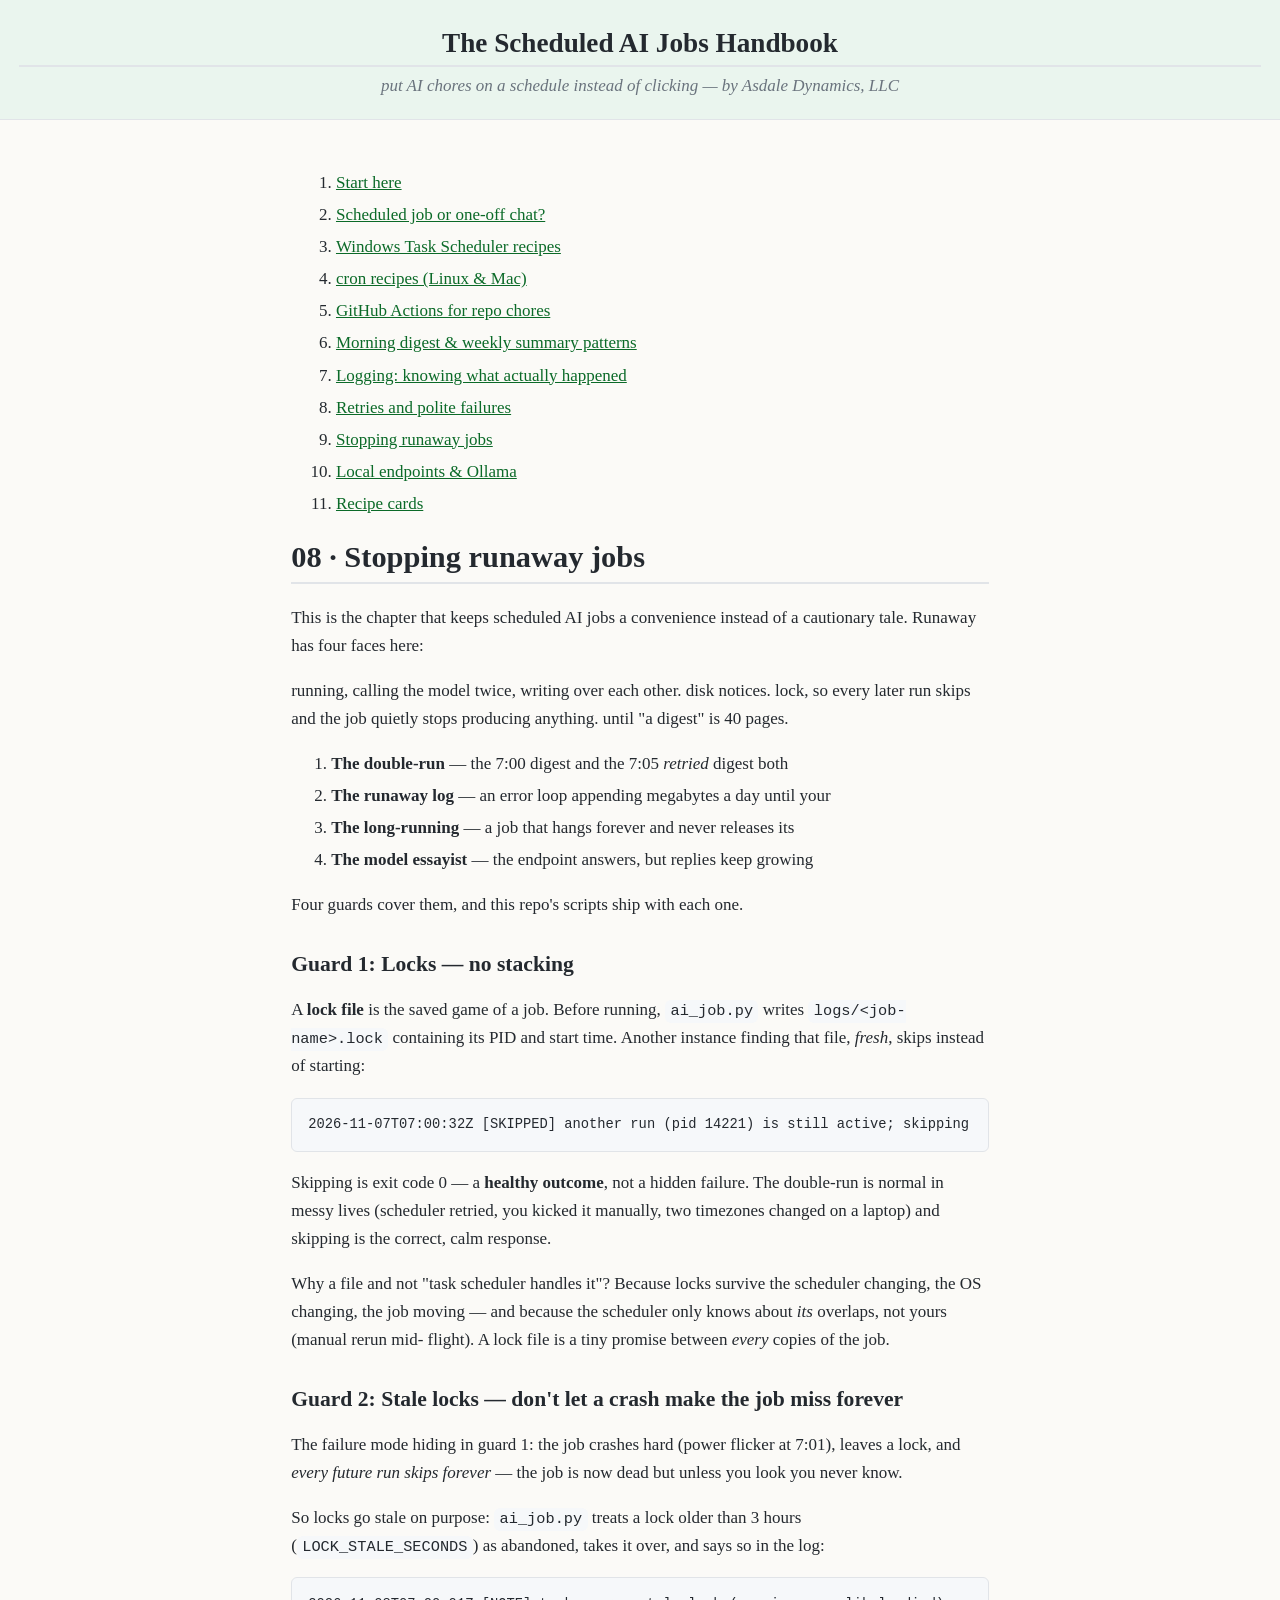
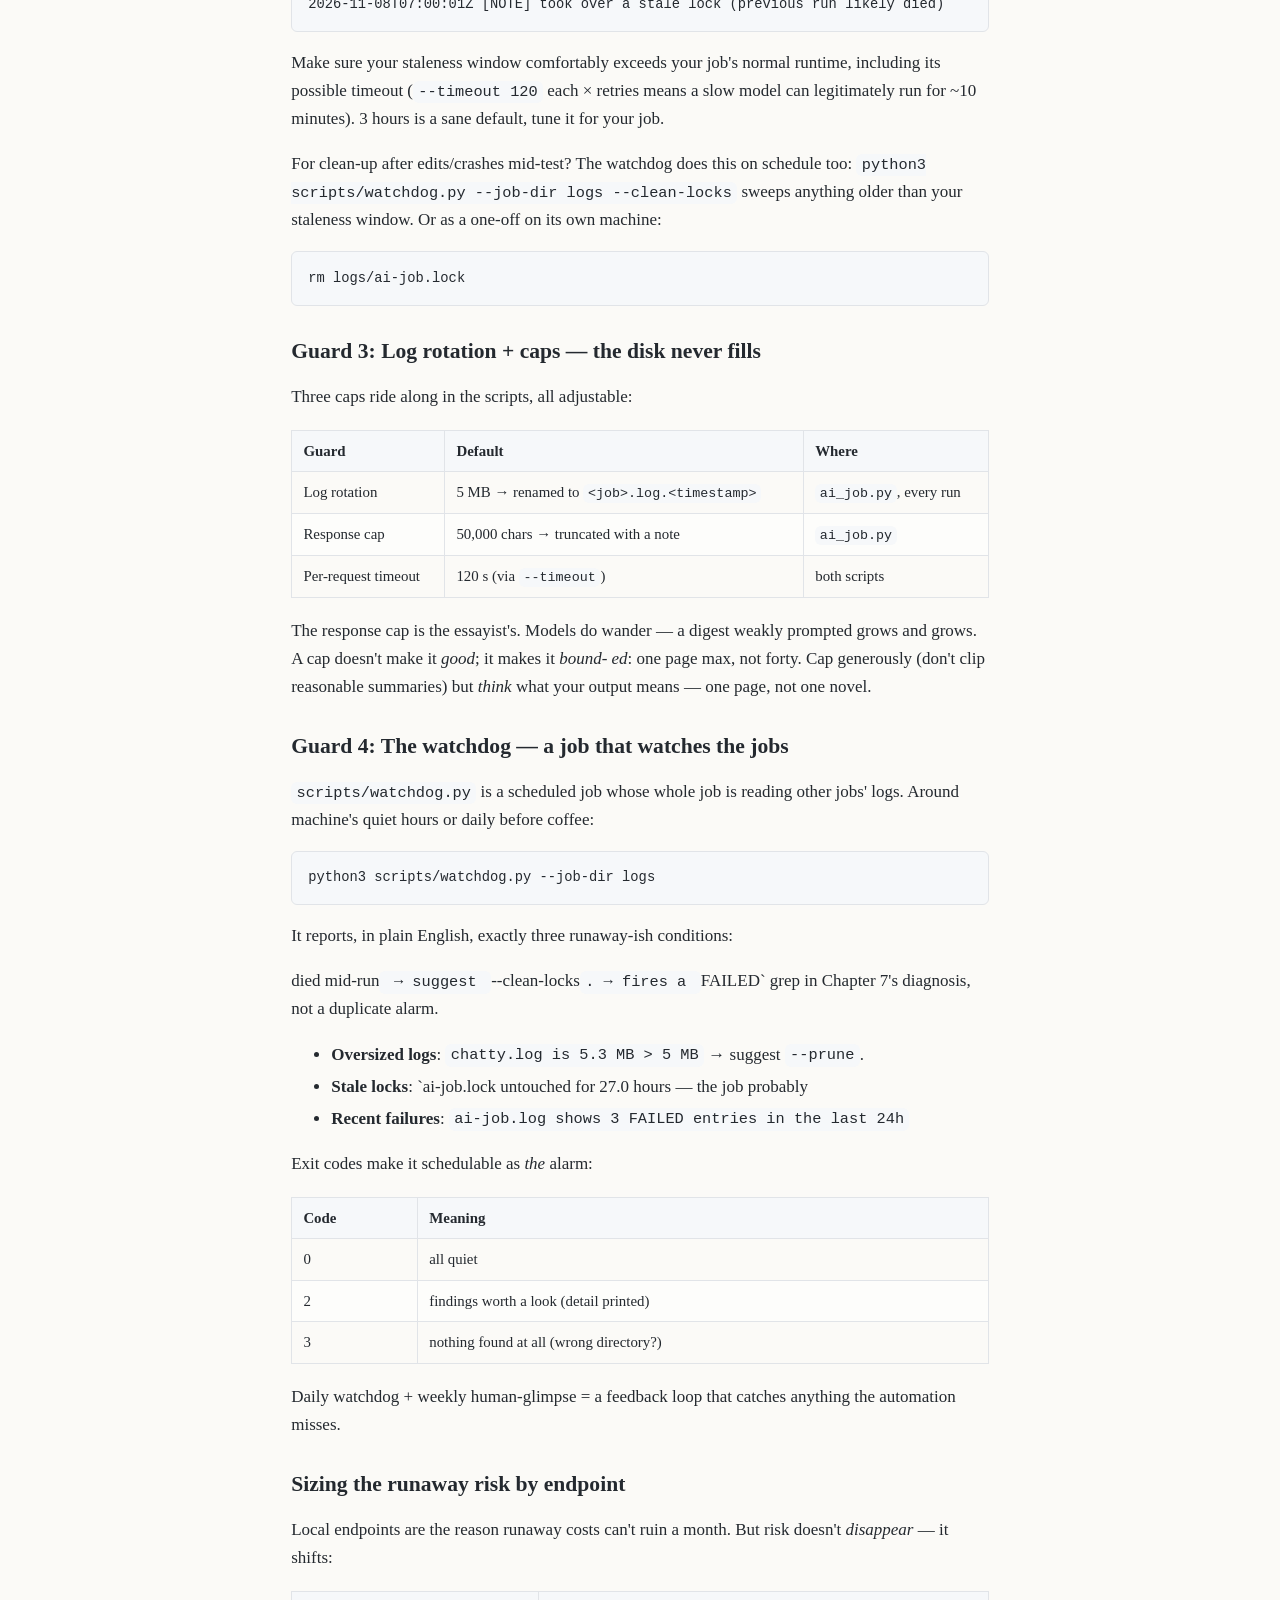
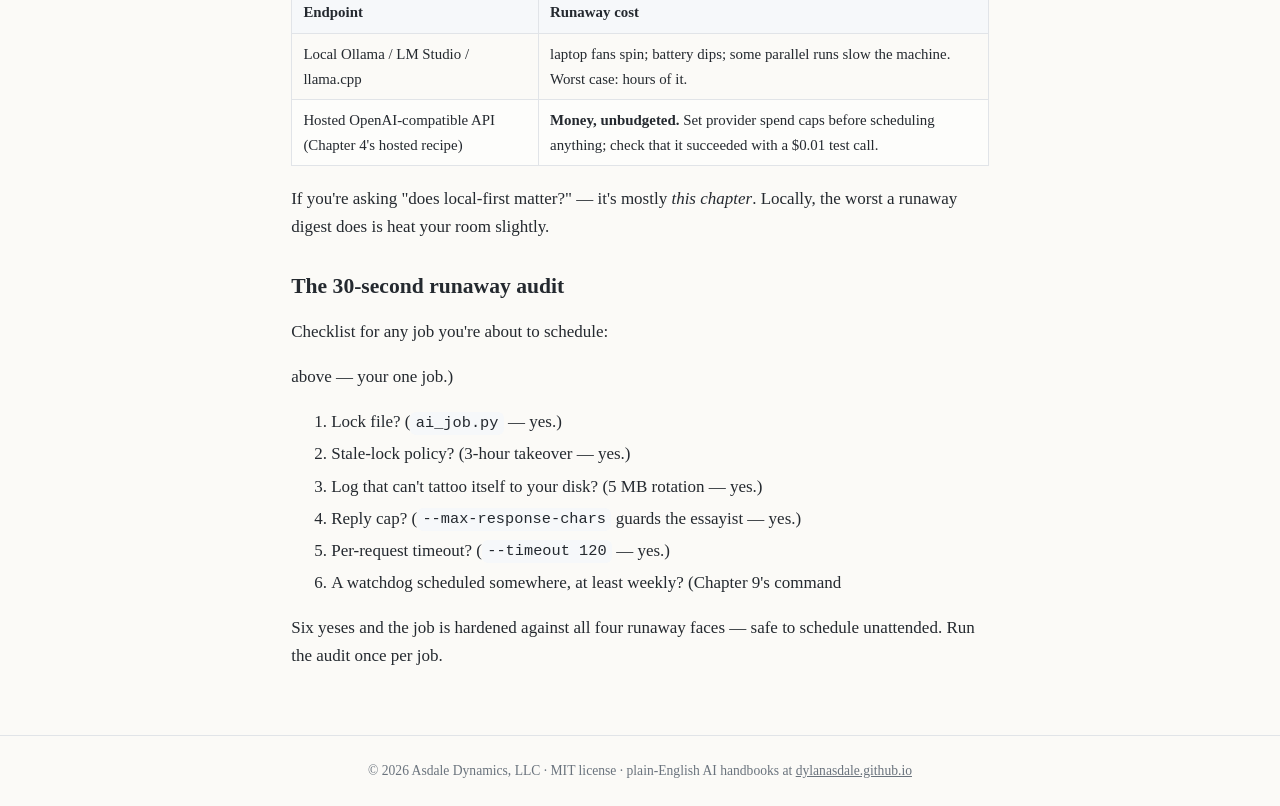
<file: site/08-stopping-runaway-jobs.html>
<!DOCTYPE html>
<html lang="en">
<head>
<meta charset="utf-8">
<meta name="viewport" content="width=device-width, initial-scale=1">
<title>Stopping runaway jobs — Scheduled AI Jobs Handbook</title>
<link rel="stylesheet" href="styles.css">
</head>
<body>
<header class="masthead">
  <h1>The Scheduled AI Jobs Handbook</h1>
  <p>put AI chores on a schedule instead of clicking — by Asdale Dynamics, LLC</p>
</header>
<main>
<nav class="chapter-nav"><ol class="toc"><li><a href="00-start-here.html">Start here</a></li><li><a href="01-scheduled-job-or-one-off-chat.html">Scheduled job or one-off chat?</a></li><li><a href="02-windows-task-scheduler-recipes.html">Windows Task Scheduler recipes</a></li><li><a href="03-cron-recipes.html">cron recipes (Linux &amp; Mac)</a></li><li><a href="04-github-actions-chore-crew.html">GitHub Actions for repo chores</a></li><li><a href="05-digest-patterns.html">Morning digest &amp; weekly summary patterns</a></li><li><a href="06-logging.html">Logging: knowing what actually happened</a></li><li><a href="07-retries-and-polite-failures.html">Retries and polite failures</a></li><li><a href="08-stopping-runaway-jobs.html">Stopping runaway jobs</a></li><li><a href="09-local-endpoints.html">Local endpoints &amp; Ollama</a></li><li><a href="10-recipe-cards.html">Recipe cards</a></li></ol></nav>
<h1 id='08-stopping-runaway-jobs'>08 · Stopping runaway jobs</h1>
<p>This is the chapter that keeps scheduled AI jobs a convenience instead of a cautionary tale. Runaway has four faces here:</p>
<p>running, calling the model twice, writing over each other. disk notices. lock, so every later run skips and the job quietly stops producing anything. until "a digest" is 40 pages.</p>
<ol><li><strong>The double-run</strong> — the 7:00 digest and the 7:05 <em>retried</em> digest both</li><li><strong>The runaway log</strong> — an error loop appending megabytes a day until your</li><li><strong>The long-running</strong> — a job that hangs forever and never releases its</li><li><strong>The model essayist</strong> — the endpoint answers, but replies keep growing</li></ol>
<p>Four guards cover them, and this repo's scripts ship with each one.</p>
<h2 id='guard-1-locks-no-stacking'>Guard 1: Locks — no stacking</h2>
<p>A <strong>lock file</strong> is the saved game of a job. Before running, <code>ai_job.py</code> writes <code>logs/&lt;job-name&gt;.lock</code> containing its PID and start time. Another instance finding that file, <em>fresh</em>, skips instead of starting:</p>
<pre><code data-lang="text">2026-11-07T07:00:32Z [SKIPPED] another run (pid 14221) is still active; skipping</code></pre>
<p>Skipping is exit code 0 — a <strong>healthy outcome</strong>, not a hidden failure. The double-run is normal in messy lives (scheduler retried, you kicked it manually, two timezones changed on a laptop) and skipping is the correct, calm response.</p>
<p>Why a file and not "task scheduler handles it"? Because locks survive the scheduler changing, the OS changing, the job moving — and because the scheduler only knows about <em>its</em> overlaps, not yours (manual rerun mid- flight). A lock file is a tiny promise between <em>every</em> copies of the job.</p>
<h2 id='guard-2-stale-locks-dont-let-a-crash-make-the-job-miss-forever'>Guard 2: Stale locks — don't let a crash make the job miss forever</h2>
<p>The failure mode hiding in guard 1: the job crashes hard (power flicker at 7:01), leaves a lock, and <em>every future run skips forever</em> — the job is now dead but unless you look you never know.</p>
<p>So locks go stale on purpose: <code>ai_job.py</code> treats a lock older than 3 hours (<code>LOCK_STALE_SECONDS</code>) as abandoned, takes it over, and says so in the log:</p>
<pre><code data-lang="text">2026-11-08T07:00:01Z [NOTE] took over a stale lock (previous run likely died)</code></pre>
<p>Make sure your staleness window comfortably exceeds your job's normal runtime, including its possible timeout (<code>--timeout 120</code> each × retries means a slow model can legitimately run for ~10 minutes). 3 hours is a sane default, tune it for your job.</p>
<p>For clean-up after edits/crashes mid-test? The watchdog does this on schedule too: <code>python3 scripts/watchdog.py --job-dir logs --clean-locks</code> sweeps anything older than your staleness window. Or as a one-off on its own machine:</p>
<pre><code data-lang="bash">rm logs/ai-job.lock</code></pre>
<h2 id='guard-3-log-rotation-caps-the-disk-never-fills'>Guard 3: Log rotation + caps — the disk never fills</h2>
<p>Three caps ride along in the scripts, all adjustable:</p>
<table><thead><tr><th>Guard</th><th>Default</th><th>Where</th></tr></thead><tbody><tr><td>Log rotation</td><td>5 MB → renamed to <code>&lt;job&gt;.log.&lt;timestamp&gt;</code></td><td><code>ai_job.py</code>, every run</td></tr><tr><td>Response cap</td><td>50,000 chars → truncated with a note</td><td><code>ai_job.py</code></td></tr><tr><td>Per-request timeout</td><td>120 s (via <code>--timeout</code>)</td><td>both scripts</td></tr></tbody></table>
<p>The response cap is the essayist's. Models do wander — a digest weakly prompted grows and grows. A cap doesn't make it <em>good</em>; it makes it <em>bound- ed</em>: one page max, not forty. Cap generously (don't clip reasonable summaries) but <em>think</em> what your output means — one page, not one novel.</p>
<h2 id='guard-4-the-watchdog-a-job-that-watches-the-jobs'>Guard 4: The watchdog — a job that watches the jobs</h2>
<p><code>scripts/watchdog.py</code> is a scheduled job whose whole job is reading other jobs' logs. Around machine's quiet hours or daily before coffee:</p>
<pre><code data-lang="bash">python3 scripts/watchdog.py --job-dir logs</code></pre>
<p>It reports, in plain English, exactly three runaway-ish conditions:</p>
<p>died mid-run<code> → suggest </code>--clean-locks<code>. → fires a </code>FAILED` grep in Chapter 7's diagnosis, not a duplicate alarm.</p>
<ul><li><strong>Oversized logs</strong>: <code>chatty.log is 5.3 MB &gt; 5 MB</code> → suggest <code>--prune</code>.</li><li><strong>Stale locks</strong>: `ai-job.lock untouched for 27.0 hours — the job probably</li><li><strong>Recent failures</strong>: <code>ai-job.log shows 3 FAILED entries in the last 24h</code></li></ul>
<p>Exit codes make it schedulable as <em>the</em> alarm:</p>
<table><thead><tr><th>Code</th><th>Meaning</th></tr></thead><tbody><tr><td>0</td><td>all quiet</td></tr><tr><td>2</td><td>findings worth a look (detail printed)</td></tr><tr><td>3</td><td>nothing found at all (wrong directory?)</td></tr></tbody></table>
<p>Daily watchdog + weekly human-glimpse = a feedback loop that catches anything the automation misses.</p>
<h2 id='sizing-the-runaway-risk-by-endpoint'>Sizing the runaway risk by endpoint</h2>
<p>Local endpoints are the reason runaway costs can't ruin a month. But risk doesn't <em>disappear</em> — it shifts:</p>
<table><thead><tr><th>Endpoint</th><th>Runaway cost</th></tr></thead><tbody><tr><td>Local Ollama / LM Studio / llama.cpp</td><td>laptop fans spin; battery dips; some parallel runs slow the machine. Worst case: hours of it.</td></tr><tr><td>Hosted OpenAI-compatible API (Chapter 4's hosted recipe)</td><td><strong>Money, unbudgeted.</strong> Set provider spend caps before scheduling anything; check that it succeeded with a $0.01 test call.</td></tr></tbody></table>
<p>If you're asking "does local-first matter?" — it's mostly <em>this chapter</em>. Locally, the worst a runaway digest does is heat your room slightly.</p>
<h2 id='the-30second-runaway-audit'>The 30-second runaway audit</h2>
<p>Checklist for any job you're about to schedule:</p>
<p>above — your one job.)</p>
<ol><li>Lock file? (<code>ai_job.py</code> — yes.)</li><li>Stale-lock policy? (3-hour takeover — yes.)</li><li>Log that can't tattoo itself to your disk? (5 MB rotation — yes.)</li><li>Reply cap? (<code>--max-response-chars</code> guards the essayist — yes.)</li><li>Per-request timeout? (<code>--timeout 120</code> — yes.)</li><li>A watchdog scheduled somewhere, at least weekly? (Chapter 9's command</li></ol>
<p>Six yeses and the job is hardened against all four runaway faces — safe to schedule unattended. Run the audit once per job.</p>
</main>
<footer>
  &copy; 2026 Asdale Dynamics, LLC · MIT license ·
  plain-English AI handbooks at
  <a href="https://dylanasdale.github.io">dylanasdale.github.io</a>
</footer>
</body>
</html>
</file>
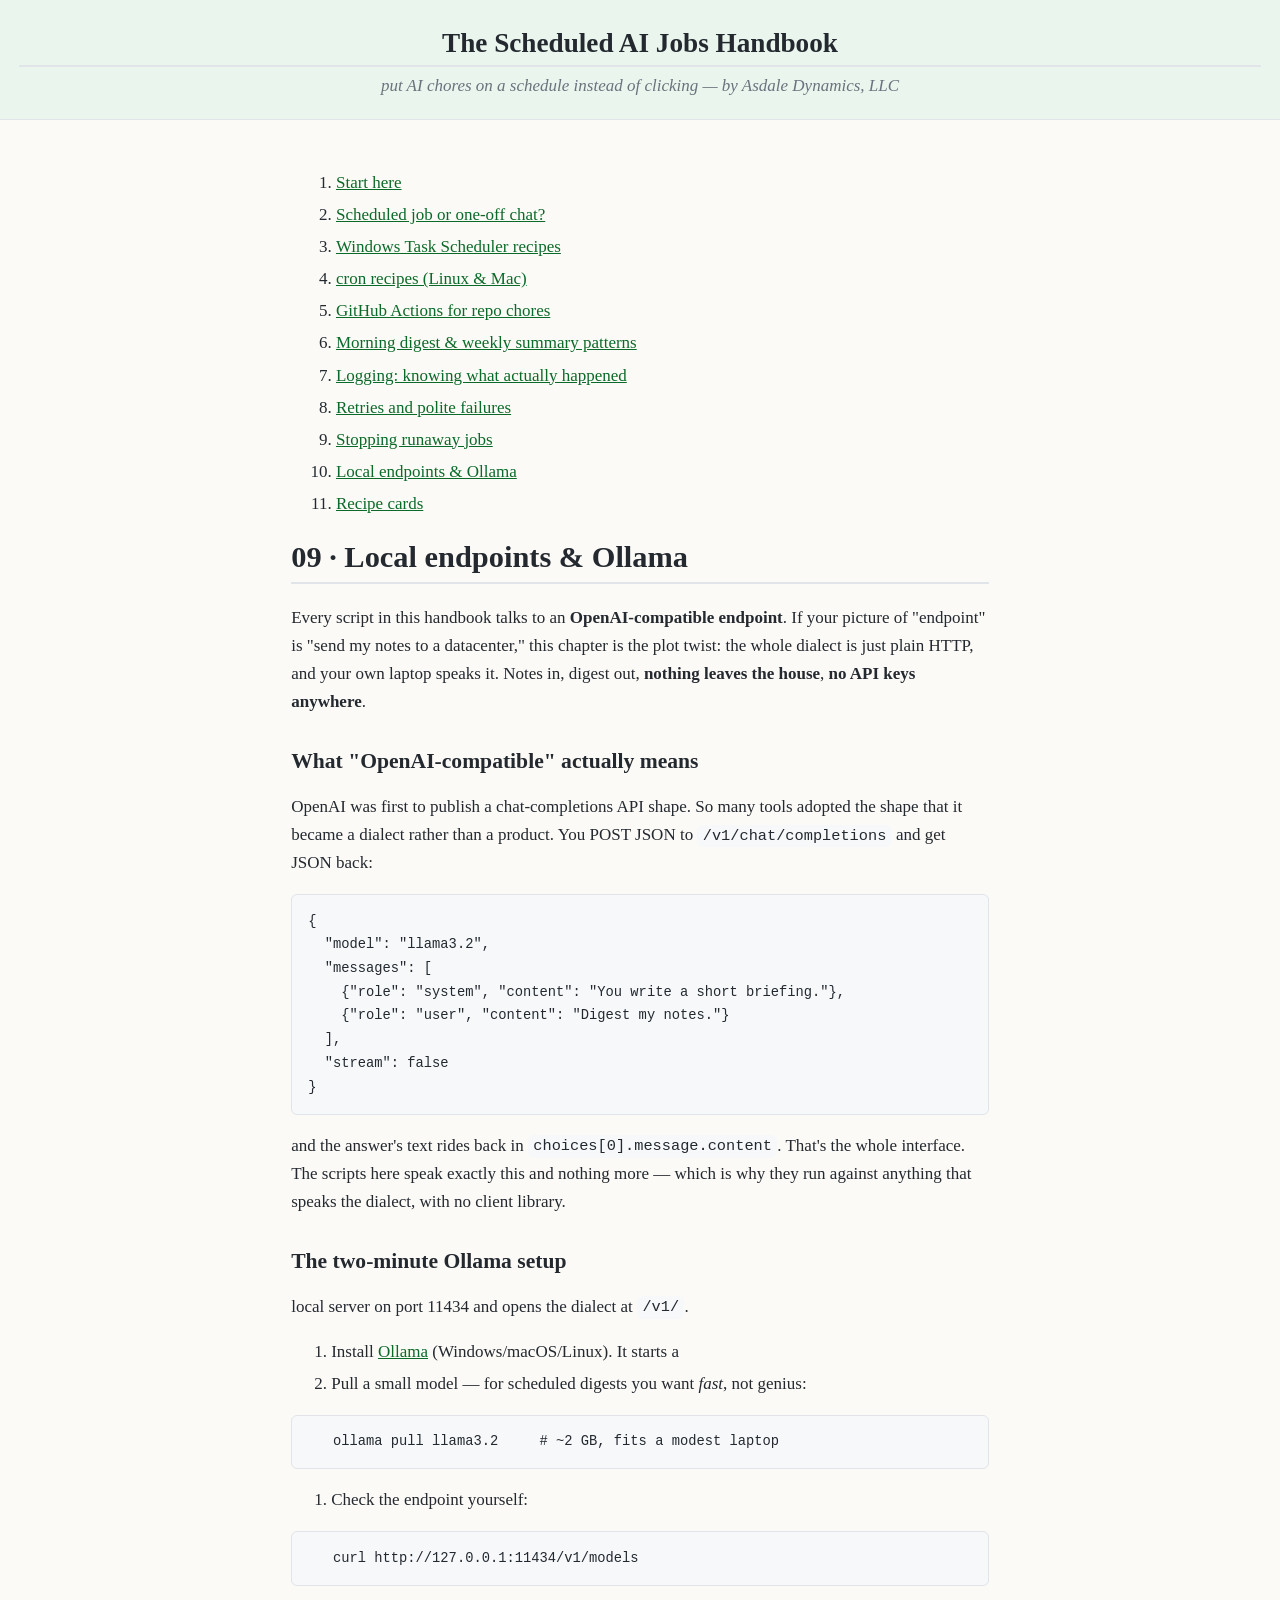
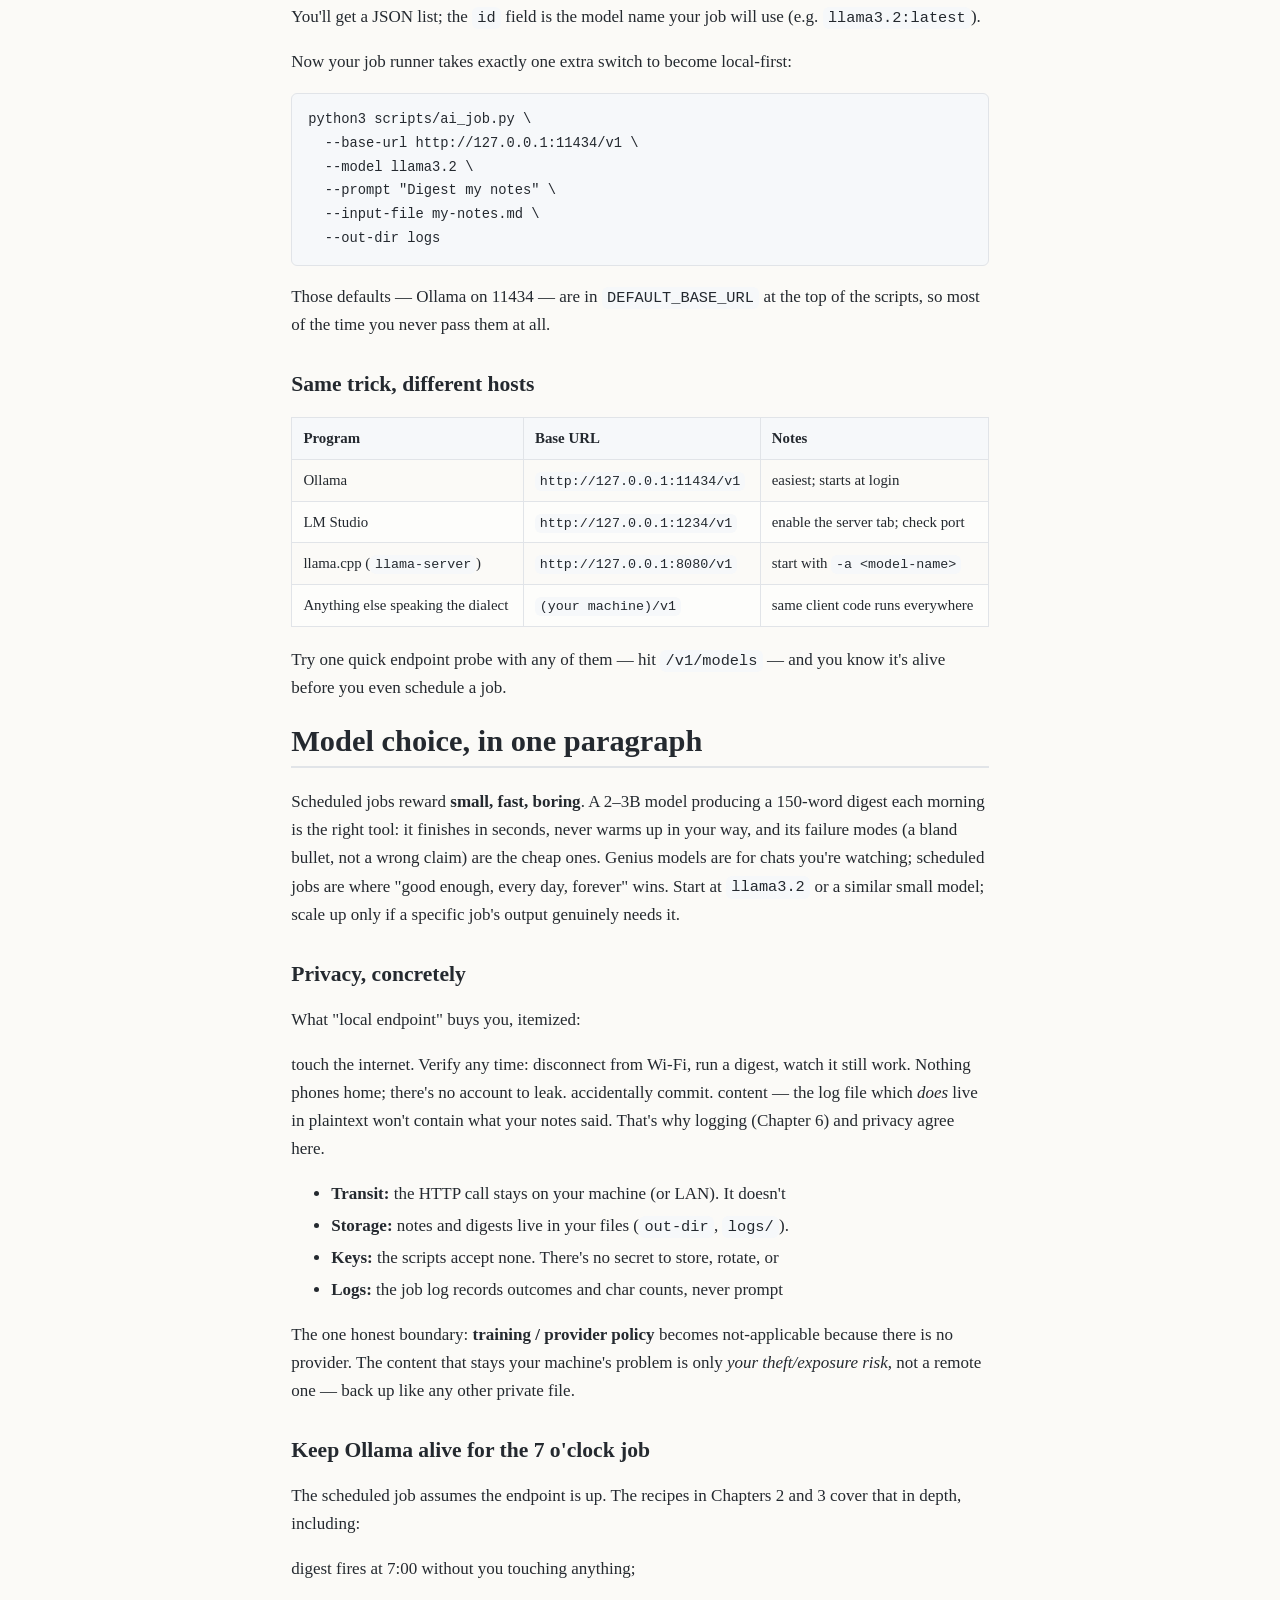
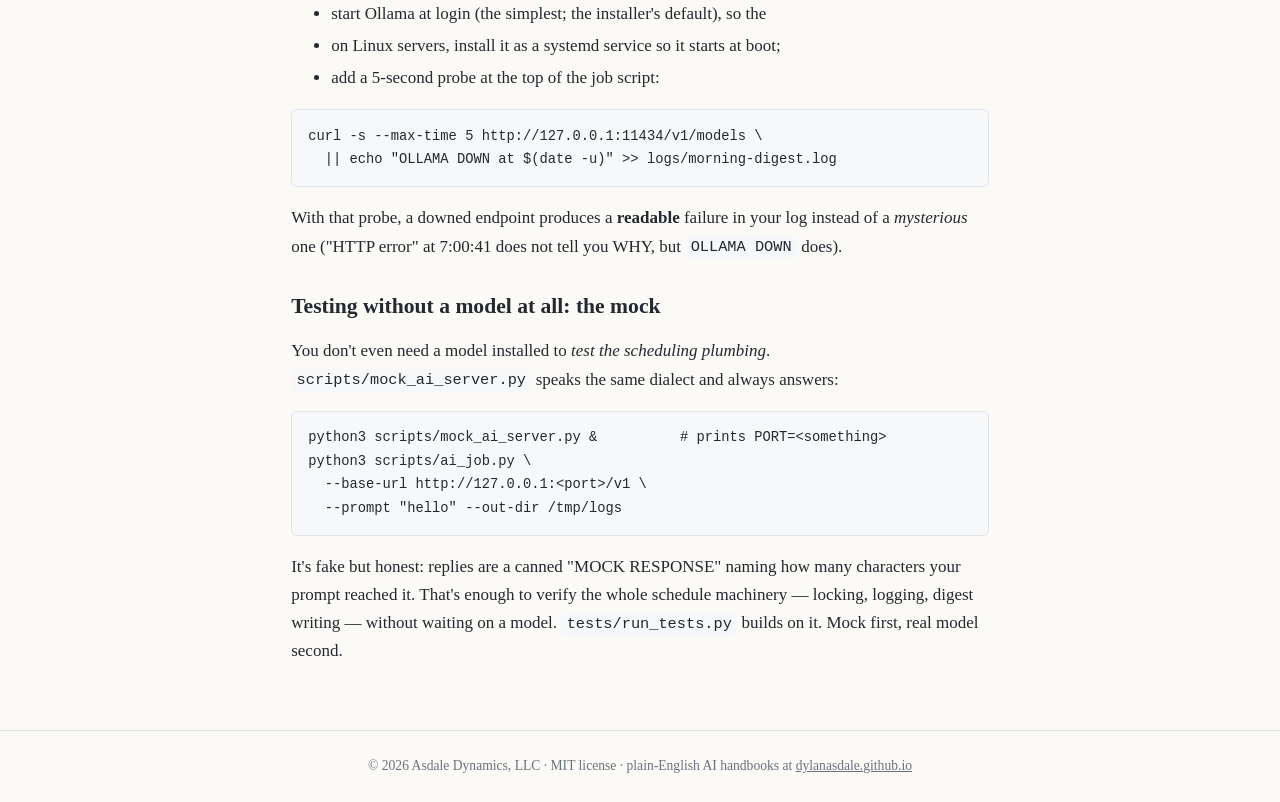
<file: site/09-local-endpoints.html>
<!DOCTYPE html>
<html lang="en">
<head>
<meta charset="utf-8">
<meta name="viewport" content="width=device-width, initial-scale=1">
<title>Local endpoints &amp; Ollama — Scheduled AI Jobs Handbook</title>
<link rel="stylesheet" href="styles.css">
</head>
<body>
<header class="masthead">
  <h1>The Scheduled AI Jobs Handbook</h1>
  <p>put AI chores on a schedule instead of clicking — by Asdale Dynamics, LLC</p>
</header>
<main>
<nav class="chapter-nav"><ol class="toc"><li><a href="00-start-here.html">Start here</a></li><li><a href="01-scheduled-job-or-one-off-chat.html">Scheduled job or one-off chat?</a></li><li><a href="02-windows-task-scheduler-recipes.html">Windows Task Scheduler recipes</a></li><li><a href="03-cron-recipes.html">cron recipes (Linux &amp; Mac)</a></li><li><a href="04-github-actions-chore-crew.html">GitHub Actions for repo chores</a></li><li><a href="05-digest-patterns.html">Morning digest &amp; weekly summary patterns</a></li><li><a href="06-logging.html">Logging: knowing what actually happened</a></li><li><a href="07-retries-and-polite-failures.html">Retries and polite failures</a></li><li><a href="08-stopping-runaway-jobs.html">Stopping runaway jobs</a></li><li><a href="09-local-endpoints.html">Local endpoints &amp; Ollama</a></li><li><a href="10-recipe-cards.html">Recipe cards</a></li></ol></nav>
<h1 id='09-local-endpoints-ollama'>09 · Local endpoints &amp; Ollama</h1>
<p>Every script in this handbook talks to an <strong>OpenAI-compatible endpoint</strong>. If your picture of "endpoint" is "send my notes to a datacenter," this chapter is the plot twist: the whole dialect is just plain HTTP, and your own laptop speaks it. Notes in, digest out, <strong>nothing leaves the house</strong>, <strong>no API keys anywhere</strong>.</p>
<h2 id='what-openaicompatible-actually-means'>What "OpenAI-compatible" actually means</h2>
<p>OpenAI was first to publish a chat-completions API shape. So many tools adopted the shape that it became a dialect rather than a product. You POST JSON to <code>/v1/chat/completions</code> and get JSON back:</p>
<pre><code data-lang="json">{
  "model": "llama3.2",
  "messages": [
    {"role": "system", "content": "You write a short briefing."},
    {"role": "user", "content": "Digest my notes."}
  ],
  "stream": false
}</code></pre>
<p>and the answer's text rides back in <code>choices[0].message.content</code>. That's the whole interface. The scripts here speak exactly this and nothing more — which is why they run against anything that speaks the dialect, with no client library.</p>
<h2 id='the-twominute-ollama-setup'>The two-minute Ollama setup</h2>
<p>local server on port 11434 and opens the dialect at <code>/v1/</code>.</p>
<ol><li>Install <a href="https://ollama.com">Ollama</a> (Windows/macOS/Linux). It starts a</li><li>Pull a small model — for scheduled digests you want <em>fast</em>, not genius:</li></ol>
<pre><code data-lang="bash">   ollama pull llama3.2     # ~2 GB, fits a modest laptop</code></pre>
<ol><li>Check the endpoint yourself:</li></ol>
<pre><code data-lang="bash">   curl http://127.0.0.1:11434/v1/models</code></pre>
<p>You'll get a JSON list; the <code>id</code> field is the model name your job will use (e.g. <code>llama3.2:latest</code>).</p>
<p>Now your job runner takes exactly one extra switch to become local-first:</p>
<pre><code data-lang="bash">python3 scripts/ai_job.py \
  --base-url http://127.0.0.1:11434/v1 \
  --model llama3.2 \
  --prompt "Digest my notes" \
  --input-file my-notes.md \
  --out-dir logs</code></pre>
<p>Those defaults — Ollama on 11434 — are in <code>DEFAULT_BASE_URL</code> at the top of the scripts, so most of the time you never pass them at all.</p>
<h2 id='same-trick-different-hosts'>Same trick, different hosts</h2>
<table><thead><tr><th>Program</th><th>Base URL</th><th>Notes</th></tr></thead><tbody><tr><td>Ollama</td><td><code>http://127.0.0.1:11434/v1</code></td><td>easiest; starts at login</td></tr><tr><td>LM Studio</td><td><code>http://127.0.0.1:1234/v1</code></td><td>enable the server tab; check port</td></tr><tr><td>llama.cpp (<code>llama-server</code>)</td><td><code>http://127.0.0.1:8080/v1</code></td><td>start with <code>-a &lt;model-name&gt;</code></td></tr><tr><td>Anything else speaking the dialect</td><td><code>(your machine)/v1</code></td><td>same client code runs everywhere</td></tr></tbody></table>
<p>Try one quick endpoint probe with any of them — hit <code>/v1/models</code> — and you know it's alive before you even schedule a job.</p>
<h1 id='model-choice-in-one-paragraph'>Model choice, in one paragraph</h1>
<p>Scheduled jobs reward <strong>small, fast, boring</strong>. A 2–3B model producing a 150-word digest each morning is the right tool: it finishes in seconds, never warms up in your way, and its failure modes (a bland bullet, not a wrong claim) are the cheap ones. Genius models are for chats you're watching; scheduled jobs are where "good enough, every day, forever" wins. Start at <code>llama3.2</code> or a similar small model; scale up only if a specific job's output genuinely needs it.</p>
<h2 id='privacy-concretely'>Privacy, concretely</h2>
<p>What "local endpoint" buys you, itemized:</p>
<p>touch the internet. Verify any time: disconnect from Wi-Fi, run a digest, watch it still work. Nothing phones home; there's no account to leak. accidentally commit. content — the log file which <em>does</em> live in plaintext won't contain what your notes said. That's why logging (Chapter 6) and privacy agree here.</p>
<ul><li><strong>Transit:</strong> the HTTP call stays on your machine (or LAN). It doesn't</li><li><strong>Storage:</strong> notes and digests live in your files (<code>out-dir</code>, <code>logs/</code>).</li><li><strong>Keys:</strong> the scripts accept none. There's no secret to store, rotate, or</li><li><strong>Logs:</strong> the job log records outcomes and char counts, never prompt</li></ul>
<p>The one honest boundary: <strong>training / provider policy</strong> becomes not-applicable because there is no provider. The content that stays your machine's problem is only <em>your theft/exposure risk</em>, not a remote one — back up like any other private file.</p>
<h2 id='keep-ollama-alive-for-the-7-oclock-job'>Keep Ollama alive for the 7 o'clock job</h2>
<p>The scheduled job assumes the endpoint is up. The recipes in Chapters 2 and 3 cover that in depth, including:</p>
<p>digest fires at 7:00 without you touching anything;</p>
<ul><li>start Ollama at login (the simplest; the installer's default), so the</li><li>on Linux servers, install it as a systemd service so it starts at boot;</li><li>add a 5-second probe at the top of the job script:</li></ul>
<pre><code data-lang="bash">curl -s --max-time 5 http://127.0.0.1:11434/v1/models \
  || echo "OLLAMA DOWN at $(date -u)" &gt;&gt; logs/morning-digest.log</code></pre>
<p>With that probe, a downed endpoint produces a <strong>readable</strong> failure in your log instead of a <em>mysterious</em> one ("HTTP error" at 7:00:41 does not tell you WHY, but <code>OLLAMA DOWN</code> does).</p>
<h2 id='testing-without-a-model-at-all-the-mock'>Testing without a model at all: the mock</h2>
<p>You don't even need a model installed to <em>test the scheduling plumbing</em>. <code>scripts/mock_ai_server.py</code> speaks the same dialect and always answers:</p>
<pre><code data-lang="bash">python3 scripts/mock_ai_server.py &amp;          # prints PORT=&lt;something&gt;
python3 scripts/ai_job.py \
  --base-url http://127.0.0.1:&lt;port&gt;/v1 \
  --prompt "hello" --out-dir /tmp/logs</code></pre>
<p>It's fake but honest: replies are a canned "MOCK RESPONSE" naming how many characters your prompt reached it. That's enough to verify the whole schedule machinery — locking, logging, digest writing — without waiting on a model. <code>tests/run_tests.py</code> builds on it. Mock first, real model second.</p>
</main>
<footer>
  &copy; 2026 Asdale Dynamics, LLC · MIT license ·
  plain-English AI handbooks at
  <a href="https://dylanasdale.github.io">dylanasdale.github.io</a>
</footer>
</body>
</html>
</file>
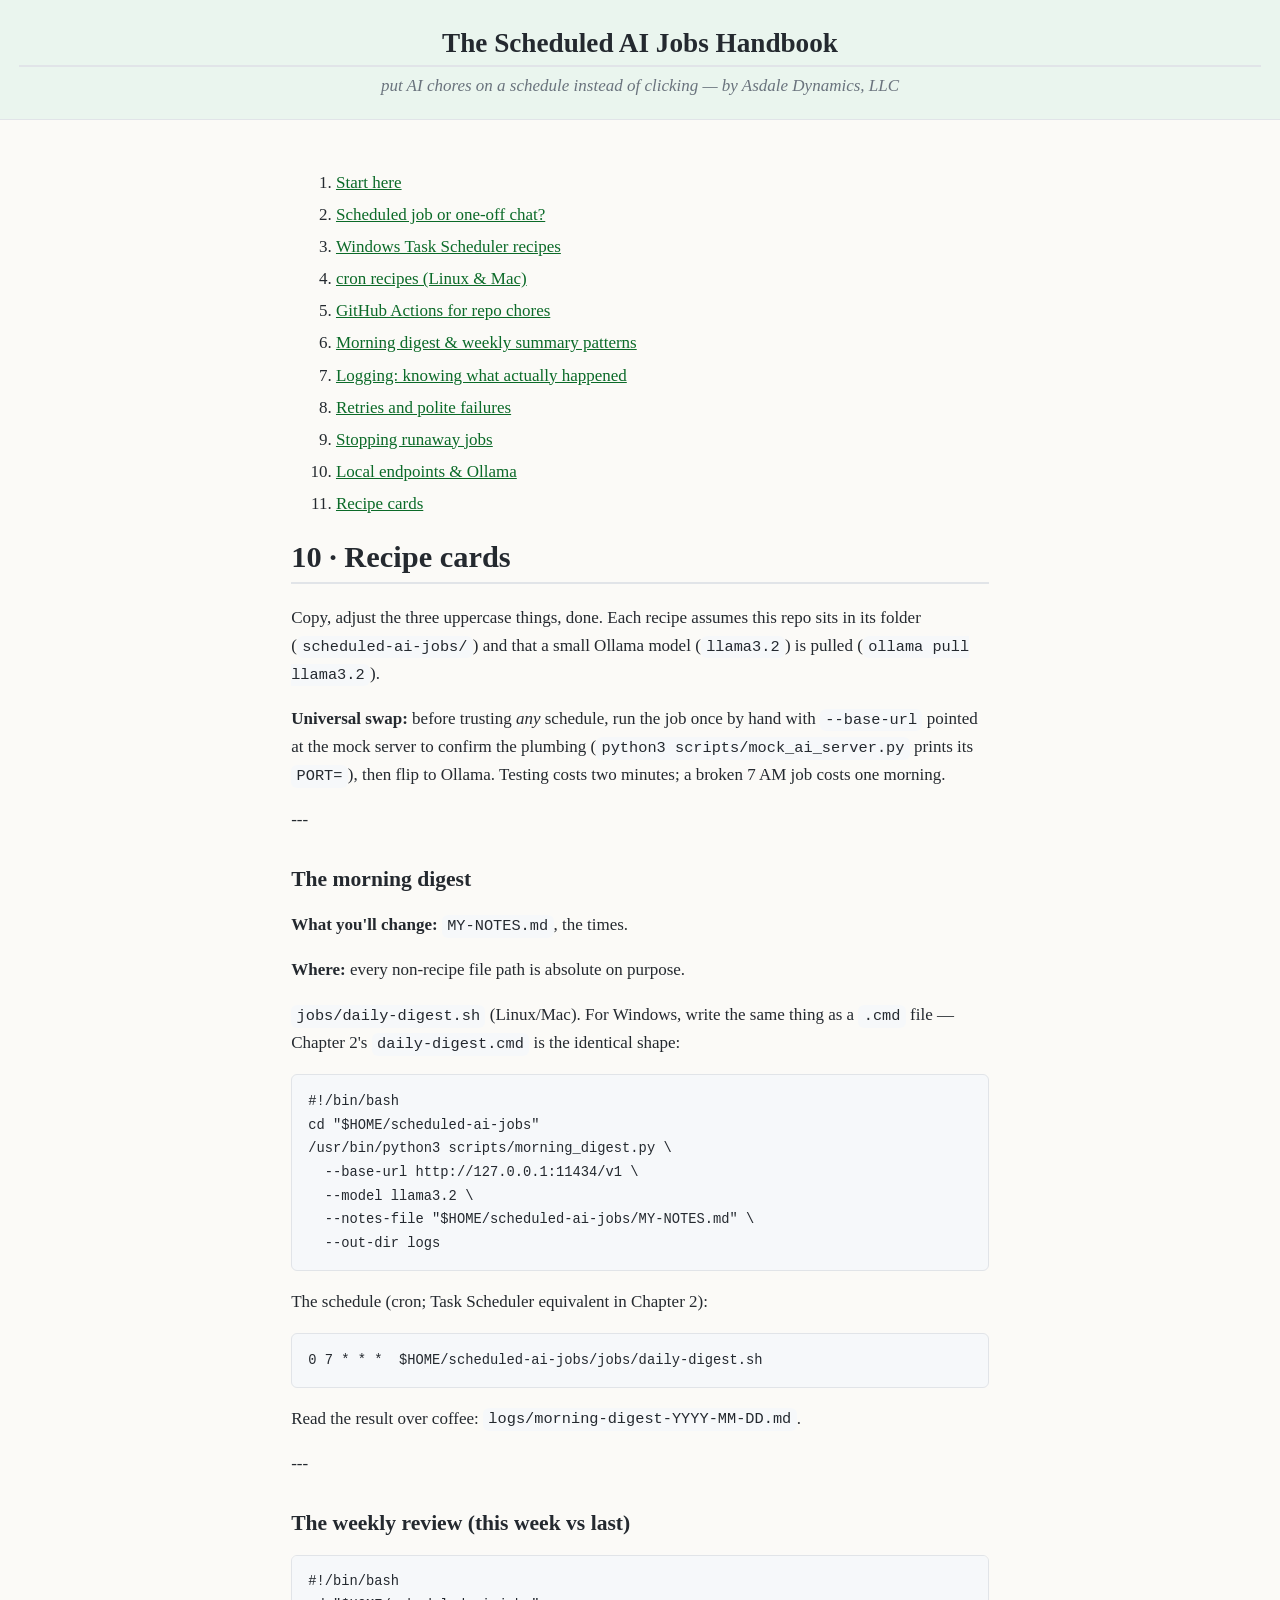
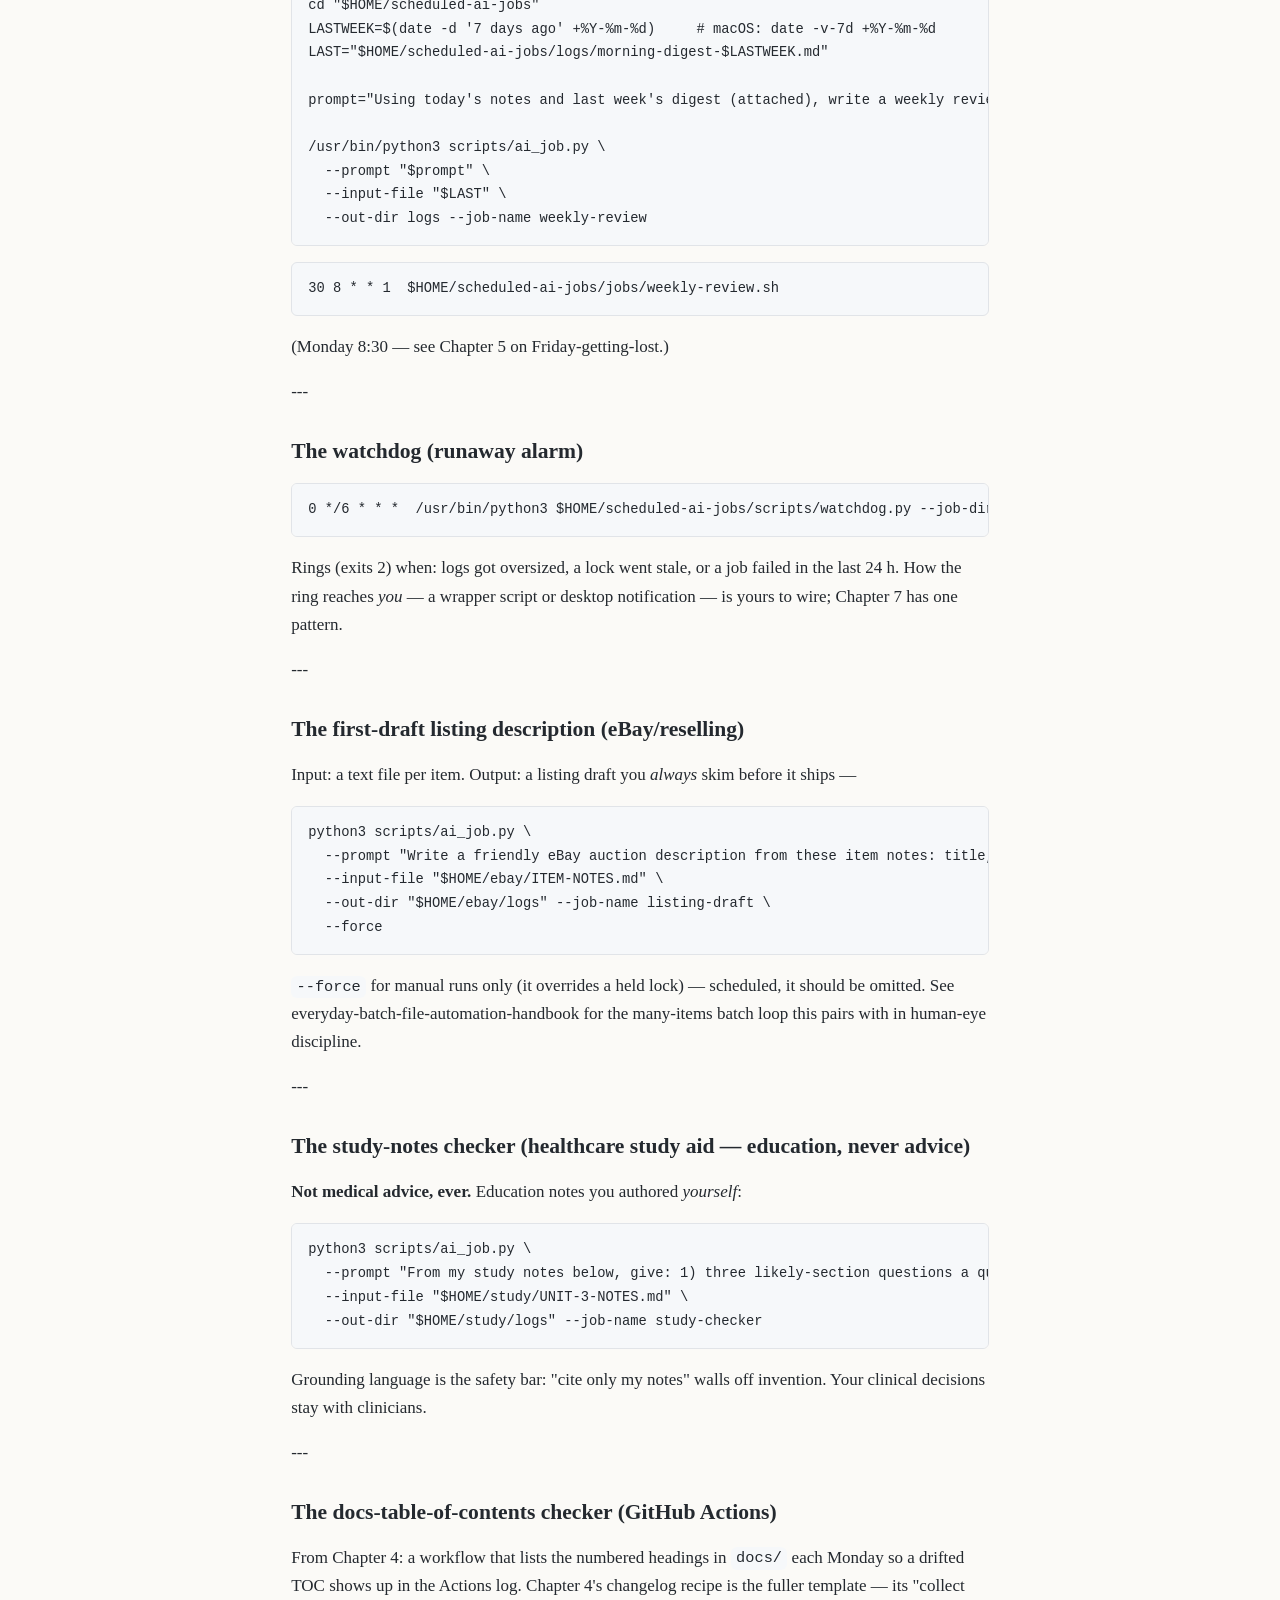
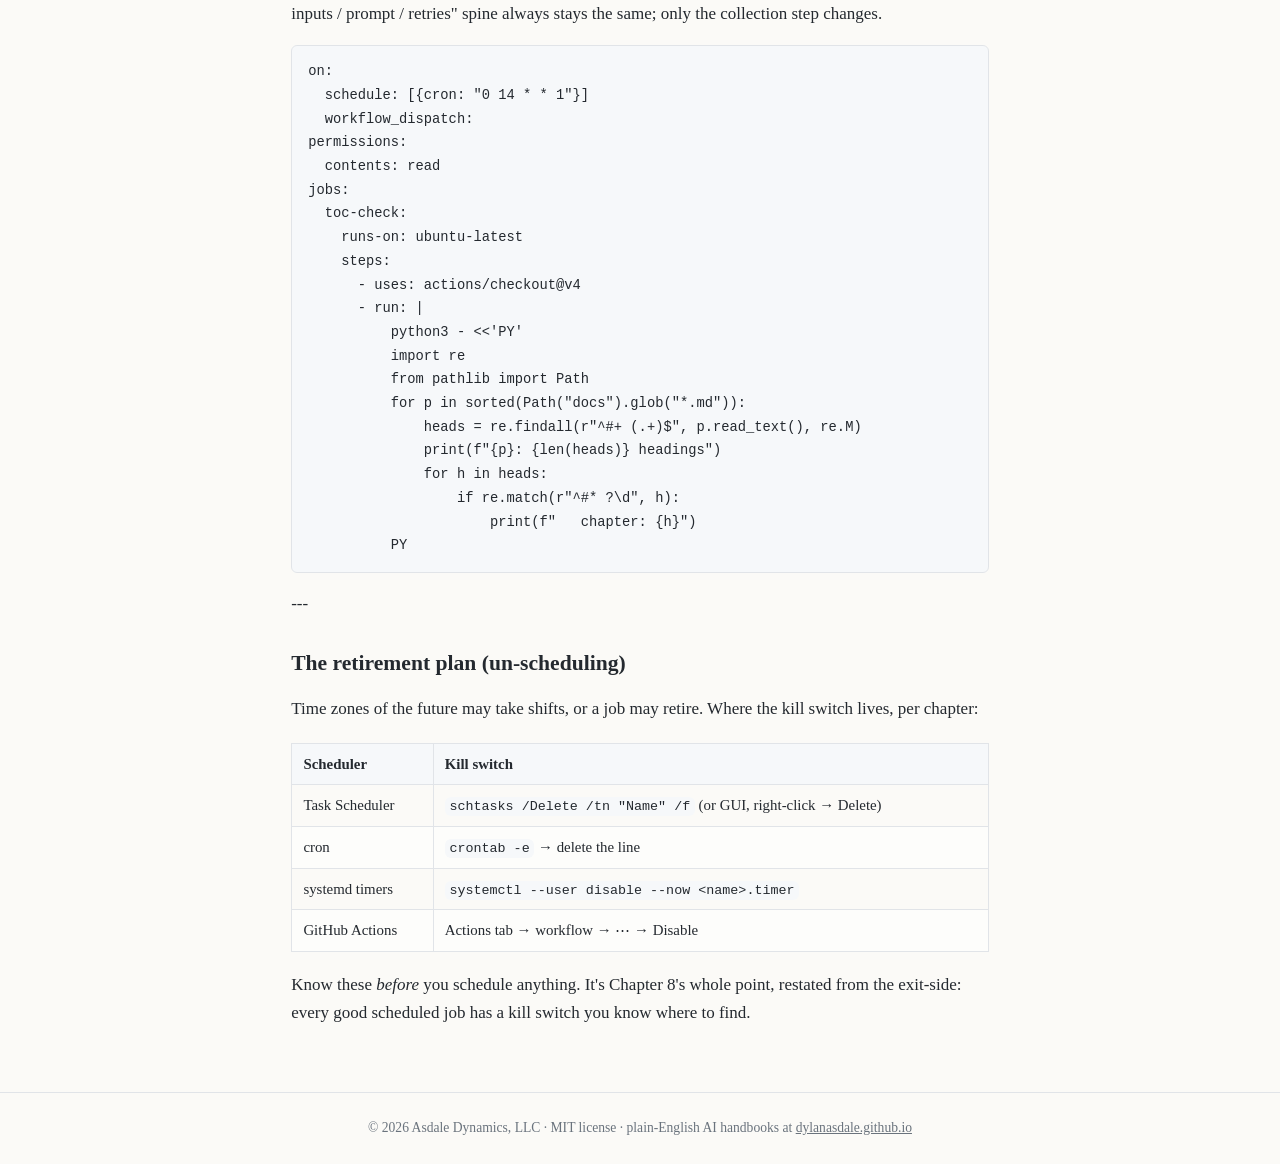
<file: site/10-recipe-cards.html>
<!DOCTYPE html>
<html lang="en">
<head>
<meta charset="utf-8">
<meta name="viewport" content="width=device-width, initial-scale=1">
<title>Recipe cards — Scheduled AI Jobs Handbook</title>
<link rel="stylesheet" href="styles.css">
</head>
<body>
<header class="masthead">
  <h1>The Scheduled AI Jobs Handbook</h1>
  <p>put AI chores on a schedule instead of clicking — by Asdale Dynamics, LLC</p>
</header>
<main>
<nav class="chapter-nav"><ol class="toc"><li><a href="00-start-here.html">Start here</a></li><li><a href="01-scheduled-job-or-one-off-chat.html">Scheduled job or one-off chat?</a></li><li><a href="02-windows-task-scheduler-recipes.html">Windows Task Scheduler recipes</a></li><li><a href="03-cron-recipes.html">cron recipes (Linux &amp; Mac)</a></li><li><a href="04-github-actions-chore-crew.html">GitHub Actions for repo chores</a></li><li><a href="05-digest-patterns.html">Morning digest &amp; weekly summary patterns</a></li><li><a href="06-logging.html">Logging: knowing what actually happened</a></li><li><a href="07-retries-and-polite-failures.html">Retries and polite failures</a></li><li><a href="08-stopping-runaway-jobs.html">Stopping runaway jobs</a></li><li><a href="09-local-endpoints.html">Local endpoints &amp; Ollama</a></li><li><a href="10-recipe-cards.html">Recipe cards</a></li></ol></nav>
<h1 id='10-recipe-cards'>10 · Recipe cards</h1>
<p>Copy, adjust the three uppercase things, done. Each recipe assumes this repo sits in its folder (<code>scheduled-ai-jobs/</code>) and that a small Ollama model (<code>llama3.2</code>) is pulled (<code>ollama pull llama3.2</code>).</p>
<p><strong>Universal swap:</strong> before trusting <em>any</em> schedule, run the job once by hand with <code>--base-url</code> pointed at the mock server to confirm the plumbing (<code>python3 scripts/mock_ai_server.py</code> prints its <code>PORT=</code>), then flip to Ollama. Testing costs two minutes; a broken 7 AM job costs one morning.</p>
<p>---</p>
<h2 id='the-morning-digest'>The morning digest</h2>
<p><strong>What you'll change:</strong> <code>MY-NOTES.md</code>, the times.</p>
<p><strong>Where:</strong> every non-recipe file path is absolute on purpose.</p>
<p><code>jobs/daily-digest.sh</code> (Linux/Mac). For Windows, write the same thing as a <code>.cmd</code> file — Chapter 2's <code>daily-digest.cmd</code> is the identical shape:</p>
<pre><code data-lang="bash">#!/bin/bash
cd "$HOME/scheduled-ai-jobs"
/usr/bin/python3 scripts/morning_digest.py \
  --base-url http://127.0.0.1:11434/v1 \
  --model llama3.2 \
  --notes-file "$HOME/scheduled-ai-jobs/MY-NOTES.md" \
  --out-dir logs</code></pre>
<p>The schedule (cron; Task Scheduler equivalent in Chapter 2):</p>
<pre><code data-lang="cron">0 7 * * *  $HOME/scheduled-ai-jobs/jobs/daily-digest.sh</code></pre>
<p>Read the result over coffee: <code>logs/morning-digest-YYYY-MM-DD.md</code>.</p>
<p>---</p>
<h2 id='the-weekly-review-this-week-vs-last'>The weekly review (this week vs last)</h2>
<pre><code data-lang="bash">#!/bin/bash
cd "$HOME/scheduled-ai-jobs"
LASTWEEK=$(date -d '7 days ago' +%Y-%m-%d)     # macOS: date -v-7d +%Y-%m-%d
LAST="$HOME/scheduled-ai-jobs/logs/morning-digest-$LASTWEEK.md"

prompt="Using today's notes and last week's digest (attached), write a weekly review. Sections: Wins / Loose ends / Next week's movers / Something odd. Compare explicitly. Max 400 words."

/usr/bin/python3 scripts/ai_job.py \
  --prompt "$prompt" \
  --input-file "$LAST" \
  --out-dir logs --job-name weekly-review</code></pre>
<pre><code data-lang="cron">30 8 * * 1  $HOME/scheduled-ai-jobs/jobs/weekly-review.sh</code></pre>
<p>(Monday 8:30 — see Chapter 5 on Friday-getting-lost.)</p>
<p>---</p>
<h2 id='the-watchdog-runaway-alarm'>The watchdog (runaway alarm)</h2>
<pre><code data-lang="cron">0 */6 * * *  /usr/bin/python3 $HOME/scheduled-ai-jobs/scripts/watchdog.py --job-dir $HOME/scheduled-ai-jobs/logs</code></pre>
<p>Rings (exits 2) when: logs got oversized, a lock went stale, or a job failed in the last 24 h. How the ring reaches <em>you</em> — a wrapper script or desktop notification — is yours to wire; Chapter 7 has one pattern.</p>
<p>---</p>
<h2 id='the-firstdraft-listing-description-ebayreselling'>The first-draft listing description (eBay/reselling)</h2>
<p>Input: a text file per item. Output: a listing draft you <em>always</em> skim before it ships —</p>
<pre><code data-lang="bash">python3 scripts/ai_job.py \
  --prompt "Write a friendly eBay auction description from these item notes: title, condition (be honest about flaws), measurements. End with a plain shipping/handling line. Max 200 words." \
  --input-file "$HOME/ebay/ITEM-NOTES.md" \
  --out-dir "$HOME/ebay/logs" --job-name listing-draft \
  --force</code></pre>
<p><code>--force</code> for manual runs only (it overrides a held lock) — scheduled, it should be omitted. See everyday-batch-file-automation-handbook for the many-items batch loop this pairs with in human-eye discipline.</p>
<p>---</p>
<h2 id='the-studynotes-checker-healthcare-study-aid-education-never-advice'>The study-notes checker (healthcare study aid — education, never advice)</h2>
<p><strong>Not medical advice, ever.</strong> Education notes you authored <em>yourself</em>:</p>
<pre><code data-lang="bash">python3 scripts/ai_job.py \
  --prompt "From my study notes below, give: 1) three likely-section questions a quiz might ask, 2) one-paragraph plain-English explanations for each. Cite only my notes; say 'not in my notes' otherwise." \
  --input-file "$HOME/study/UNIT-3-NOTES.md" \
  --out-dir "$HOME/study/logs" --job-name study-checker</code></pre>
<p>Grounding language is the safety bar: "cite only my notes" walls off invention. Your clinical decisions stay with clinicians.</p>
<p>---</p>
<h2 id='the-docstableofcontents-checker-github-actions'>The docs-table-of-contents checker (GitHub Actions)</h2>
<p>From Chapter 4: a workflow that lists the numbered headings in <code>docs/</code> each Monday so a drifted TOC shows up in the Actions log. Chapter 4's changelog recipe is the fuller template — its "collect inputs / prompt / retries" spine always stays the same; only the collection step changes.</p>
<pre><code data-lang="yaml">on:
  schedule: [{cron: "0 14 * * 1"}]
  workflow_dispatch:
permissions:
  contents: read
jobs:
  toc-check:
    runs-on: ubuntu-latest
    steps:
      - uses: actions/checkout@v4
      - run: |
          python3 - &lt;&lt;'PY'
          import re
          from pathlib import Path
          for p in sorted(Path("docs").glob("*.md")):
              heads = re.findall(r"^#+ (.+)$", p.read_text(), re.M)
              print(f"{p}: {len(heads)} headings")
              for h in heads:
                  if re.match(r"^#* ?\d", h):
                      print(f"   chapter: {h}")
          PY</code></pre>
<p>---</p>
<h2 id='the-retirement-plan-unscheduling'>The retirement plan (un-scheduling)</h2>
<p>Time zones of the future may take shifts, or a job may retire. Where the kill switch lives, per chapter:</p>
<table><thead><tr><th>Scheduler</th><th>Kill switch</th></tr></thead><tbody><tr><td>Task Scheduler</td><td><code>schtasks /Delete /tn "Name" /f</code> (or GUI, right-click → Delete)</td></tr><tr><td>cron</td><td><code>crontab -e</code> → delete the line</td></tr><tr><td>systemd timers</td><td><code>systemctl --user disable --now &lt;name&gt;.timer</code></td></tr><tr><td>GitHub Actions</td><td>Actions tab → workflow → ⋯ → Disable</td></tr></tbody></table>
<p>Know these <em>before</em> you schedule anything. It's Chapter 8's whole point, restated from the exit-side: every good scheduled job has a kill switch you know where to find.</p>
</main>
<footer>
  &copy; 2026 Asdale Dynamics, LLC · MIT license ·
  plain-English AI handbooks at
  <a href="https://dylanasdale.github.io">dylanasdale.github.io</a>
</footer>
</body>
</html>
</file>
<file: site/styles.css>
:root {
  --ink: #24292f; --muted: #6a737d; --line: #e1e4e8;
  --accent: #0b6a28; --accent-soft: #eaf5ee;
  --code-bg: #f6f8fa; --card: #ffffff; --bg: #fbfaf7;
}
* { box-sizing: border-box; }
body {
  margin: 0; background: var(--bg); color: var(--ink);
  font: 17px/1.65 Georgia, "Iowan Old Style", "Times New Roman", serif;
}
header.masthead {
  background: var(--accent-soft); border-bottom: 1px solid var(--line);
  padding: 1.6rem 1.2rem 1.2rem; text-align: center;
}
header.masthead h1 { font-size: 1.7rem; margin: 0 0 .3rem; }
header.masthead p { margin: 0; color: var(--muted); font-style: italic; }
main { max-width: 46rem; margin: 0 auto; padding: 2rem 1.2rem 3rem; }
h1, h2, h3 { font-family: "Iowan Old Style", Georgia, serif; line-height: 1.25; }
h1 { font-size: 1.9rem; border-bottom: 2px solid var(--line); padding-bottom: .35rem; }
h2 { font-size: 1.35rem; margin-top: 2rem; }
h3 { font-size: 1.1rem; }
a { color: var(--accent); }
code, pre {
  font: .9em/1.55 ui-monospace, SFMono-Regular, Consolas, "Liberation Mono", monospace;
  background: var(--code-bg); border-radius: 6px;
}
code { padding: .15em .35em; }
pre { padding: .9rem 1rem; overflow-x: auto; border: 1px solid var(--line); }
pre code { padding: 0; background: none; }
table { border-collapse: collapse; width: 100%; font-size: .93rem; margin: 1.2rem 0; }
th, td { border: 1px solid var(--line); padding: .5rem .7rem; text-align: left; }
th { background: var(--code-bg); }
tr:nth-child(even) td { background: #fdfdfb; }
blockquote {
  margin: 1.2rem 0; padding: .5rem 1rem; color: var(--muted);
  border-left: 4px solid var(--accent); background: var(--card);
  font-style: italic;
}
nav.chapter-nav, ol.toc { padding-left: 1.4rem; }
footer {
  text-align: center; color: var(--muted); font-size: .85rem;
  padding: 1.5rem; border-top: 1px solid var(--line);
}
footer a { color: var(--muted); }
li { margin: .25rem 0; }
</file>
